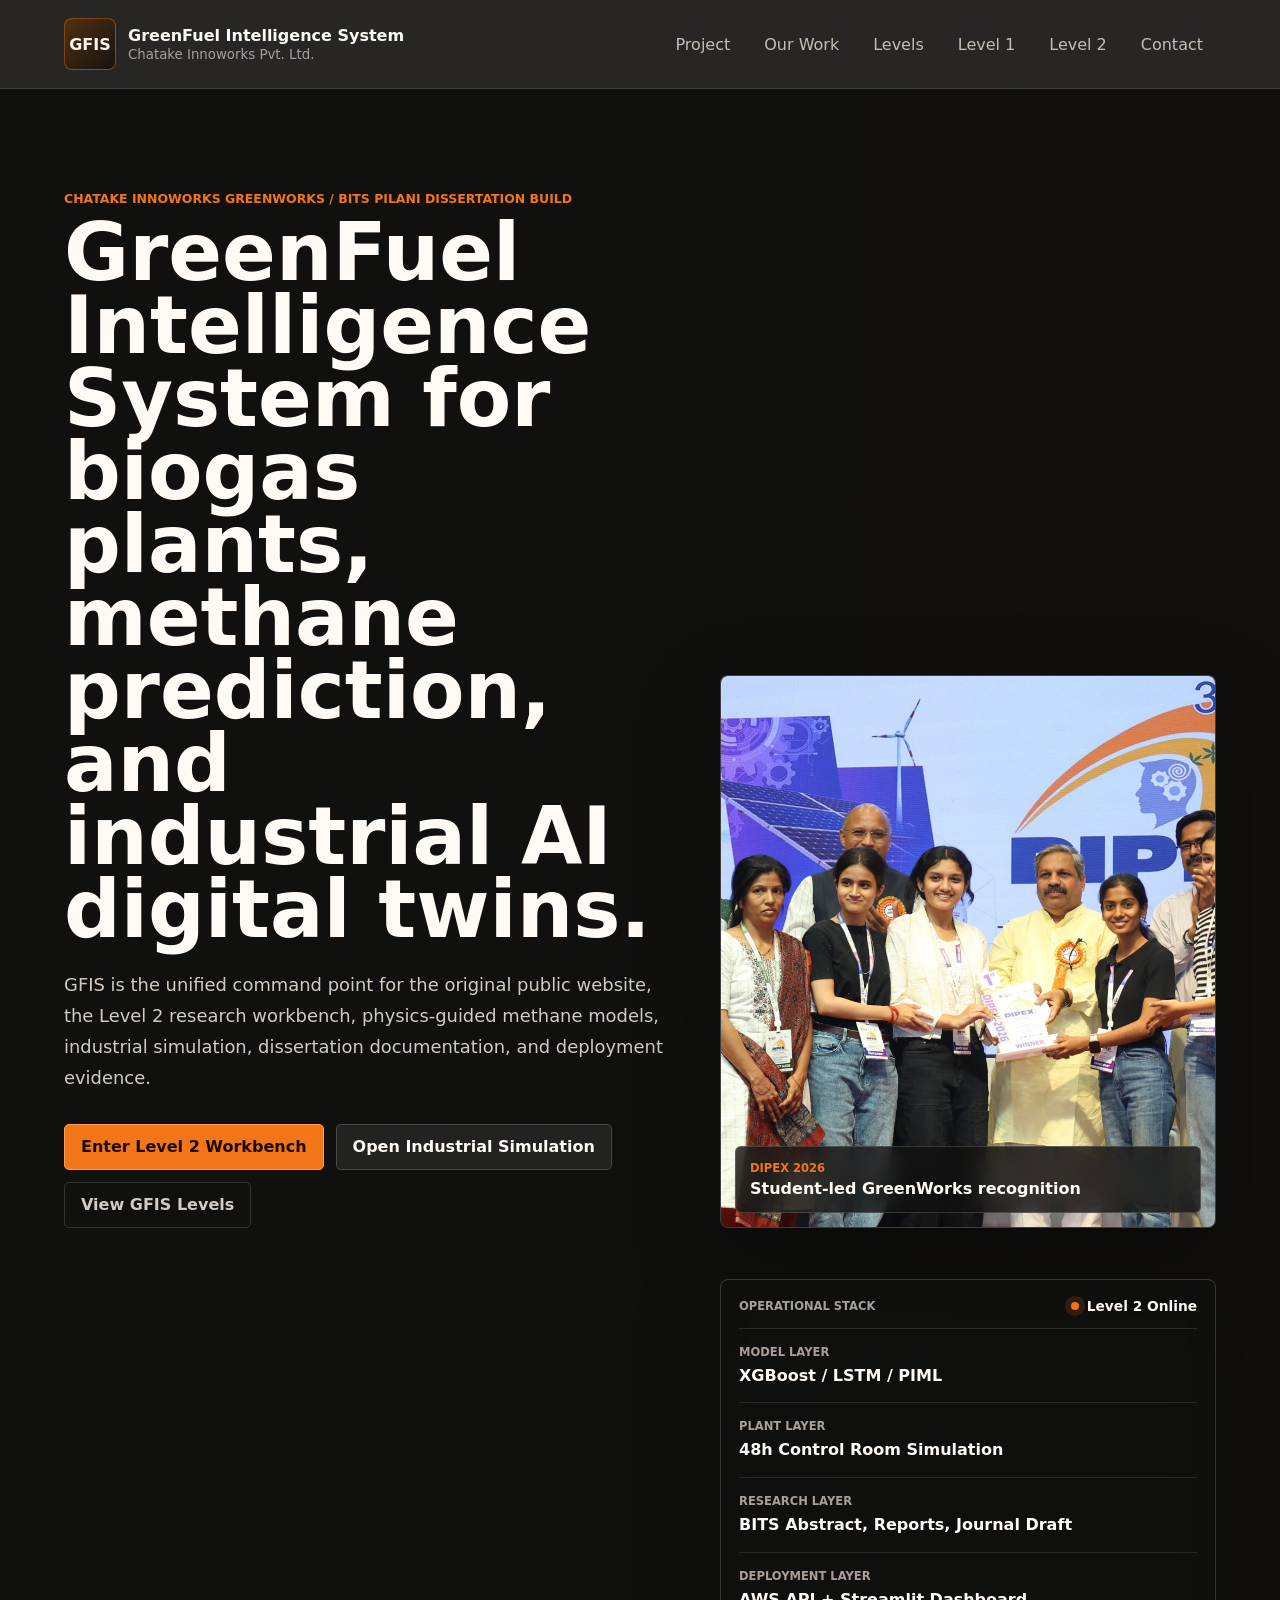
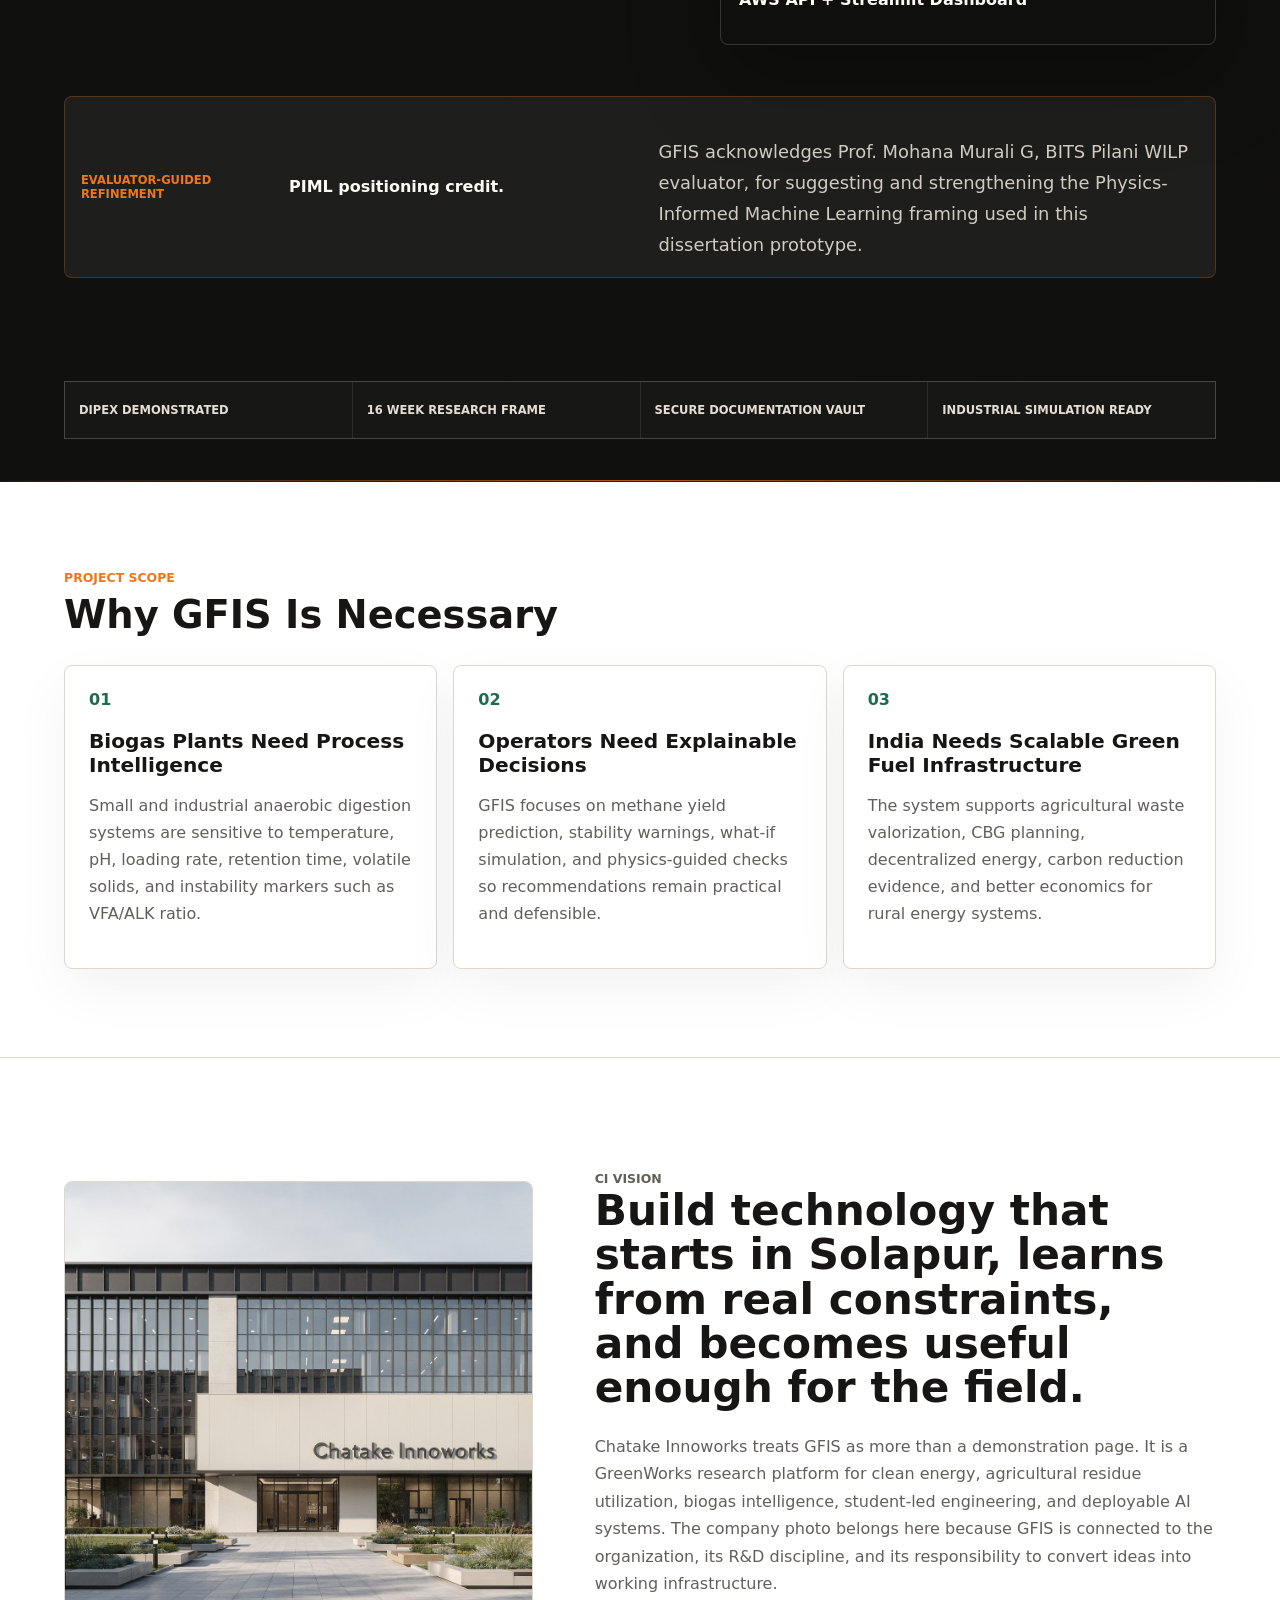
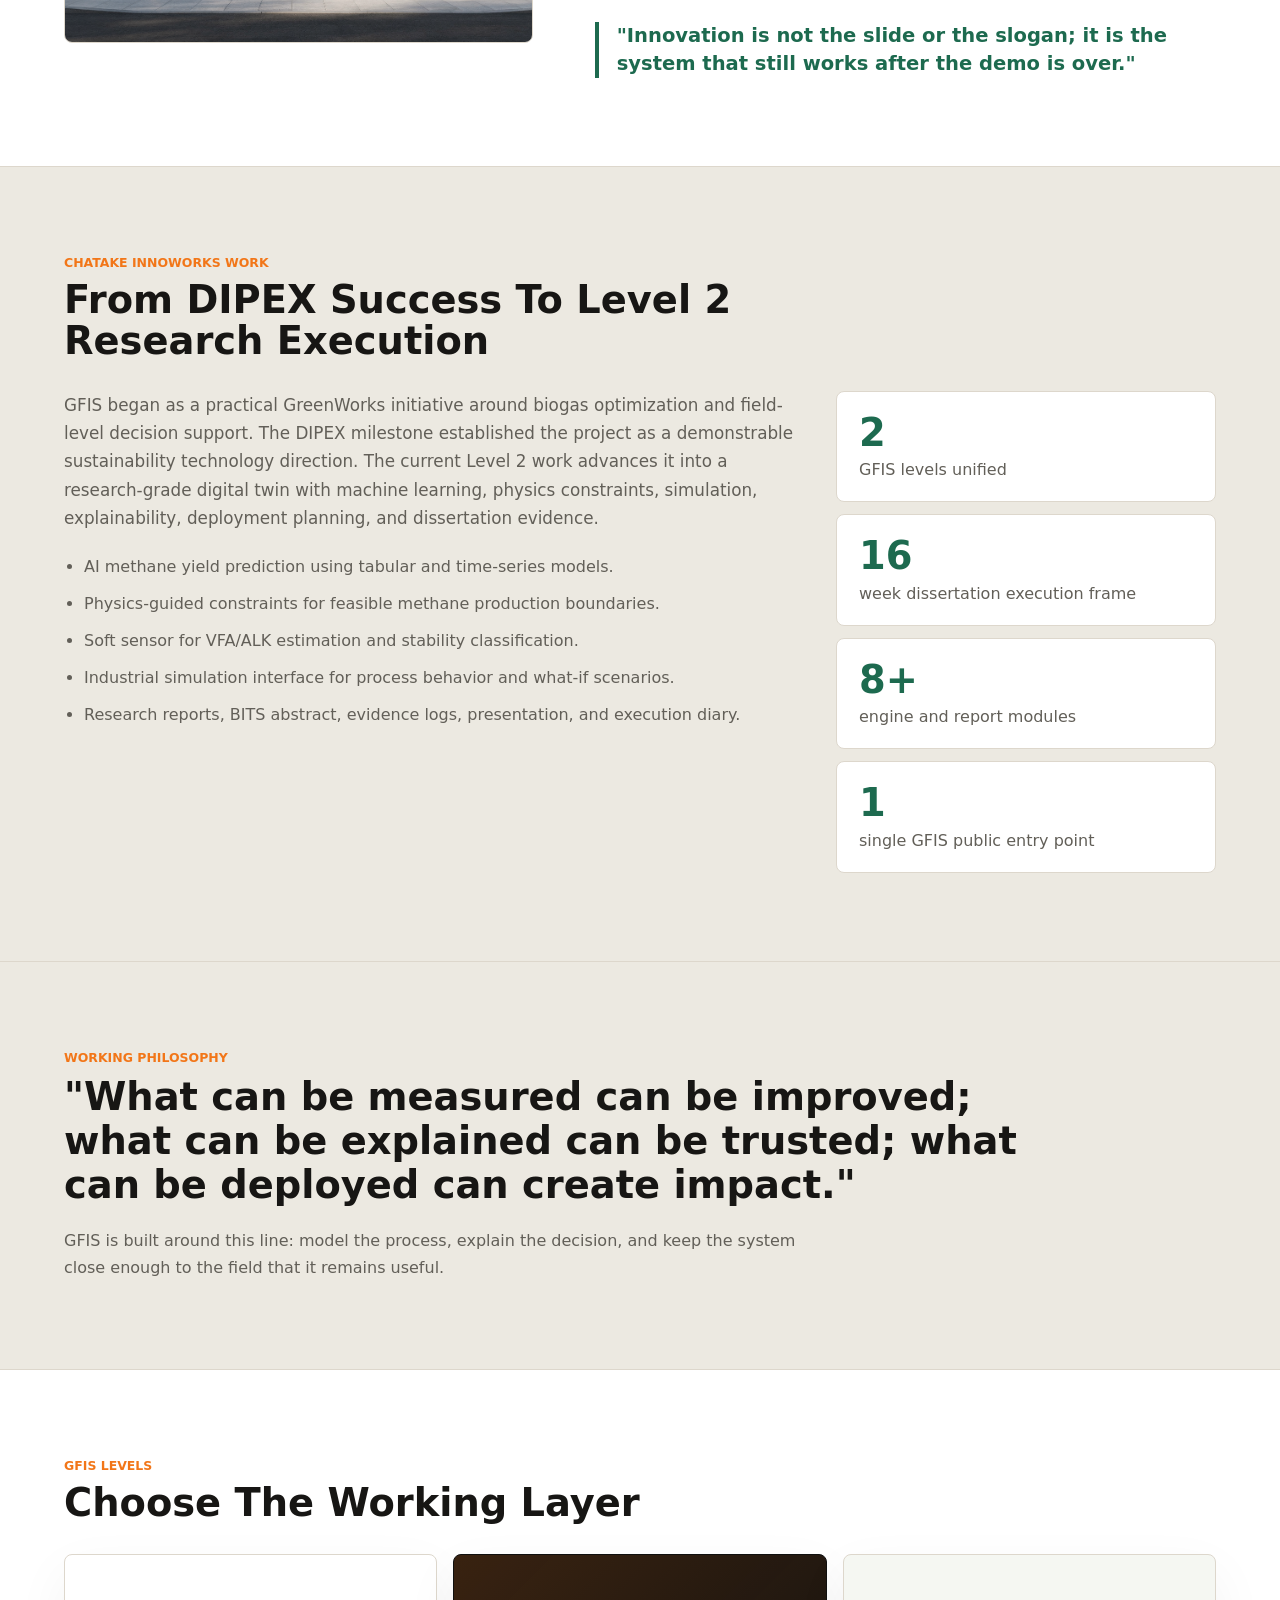
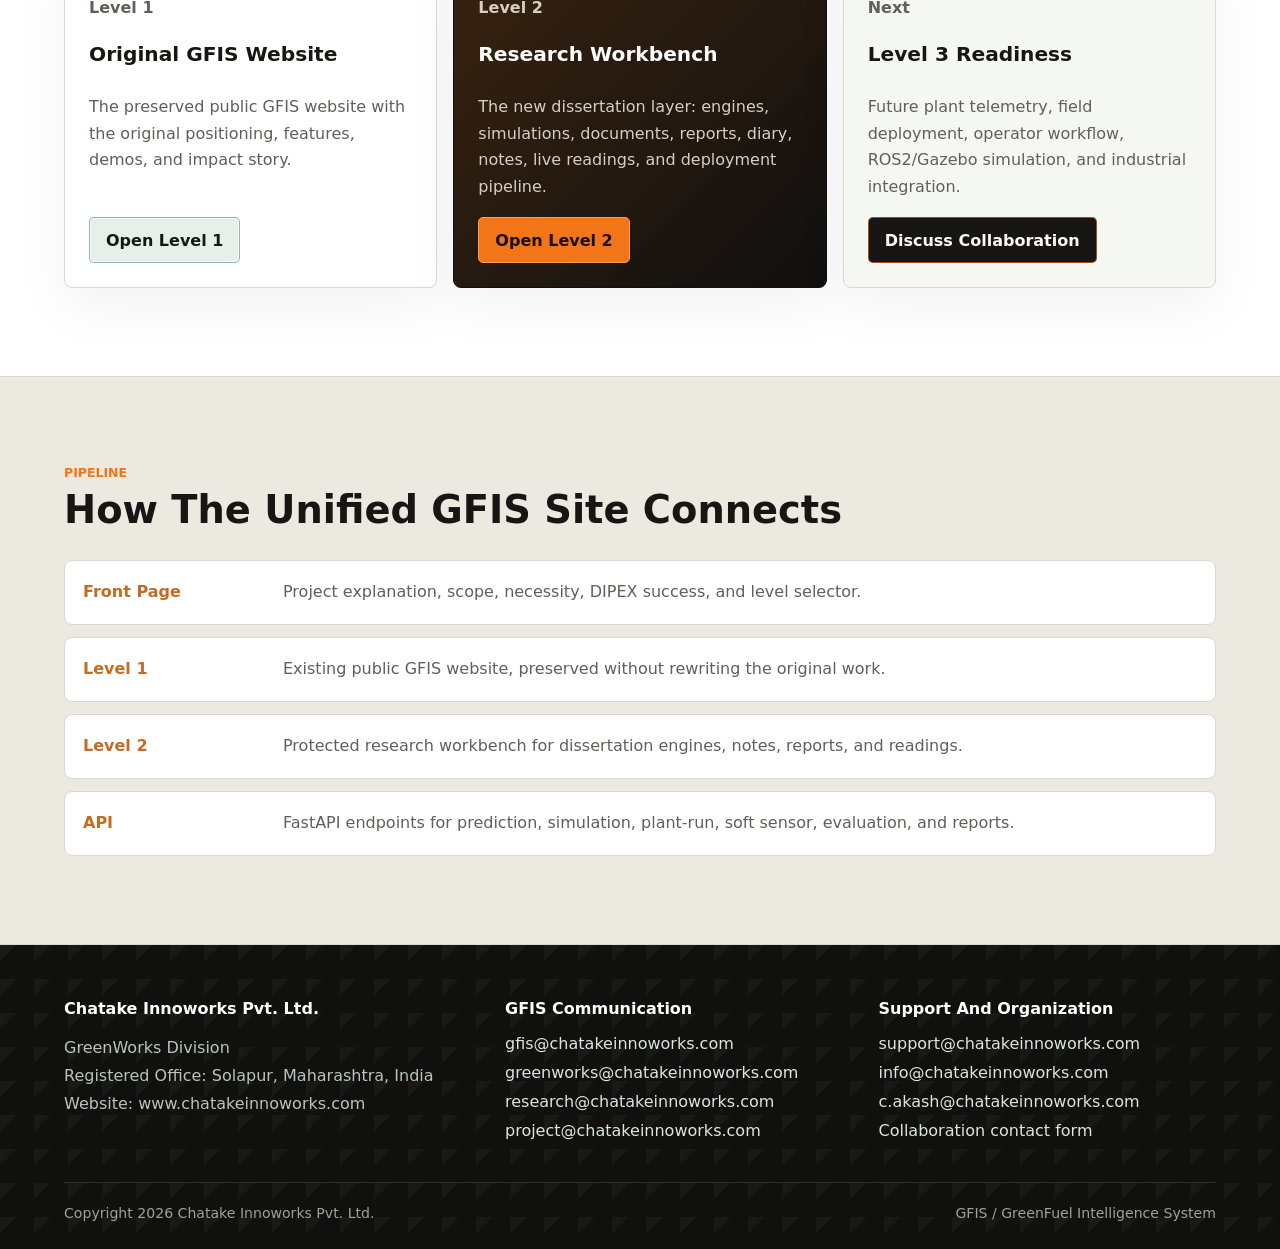
<file: index.html>
<!doctype html>
<html lang="en">
<head>
  <meta charset="utf-8">
  <meta name="viewport" content="width=device-width, initial-scale=1">
  
  <title>GFIS | Chatake Innoworks GreenFuel Intelligence System</title>
  <link rel="stylesheet" href="assets/gfis-unified.css">

  <link rel="icon" href="/assets/favicon.svg" type="image/svg+xml">
  <link rel="apple-touch-icon" href="/assets/favicon.svg">
  <meta name="theme-color" content="#10100f">
  
  
  
  
  
  
  
  
  
  

<!-- Sharing preview · reviewed 2026-09-24 -->
<meta name="description" content="Physics-guided AI for methane prediction, process stability and digital twins.">
<meta property="og:title" content="GFIS — Intelligence for bioenergy">
<meta property="og:description" content="Physics-guided AI for methane prediction, process stability and digital twins.">
<meta property="og:type" content="website">
<meta property="og:url" content="https://aakashchatake.github.io/">
<meta property="og:image" content="https://aakashchatake.github.io/assets/social/approved-preview-20260924.jpg">
<meta property="og:image:secure_url" content="https://aakashchatake.github.io/assets/social/approved-preview-20260924.jpg">
<meta property="og:image:type" content="image/jpeg">
<meta property="og:image:width" content="1200">
<meta property="og:image:height" content="630">
<meta property="og:image:alt" content="GFIS — Intelligence for bioenergy">
<meta name="twitter:card" content="summary_large_image">
<meta name="twitter:title" content="GFIS — Intelligence for bioenergy">
<meta name="twitter:description" content="Physics-guided AI for methane prediction, process stability and digital twins.">
<meta name="twitter:image" content="https://aakashchatake.github.io/assets/social/approved-preview-20260924.jpg">
<meta name="twitter:image:alt" content="GFIS — Intelligence for bioenergy">
<link rel="canonical" href="https://aakashchatake.github.io/">
</head>
<body>
  <header class="site-header">
    <a class="brand" href="#top" aria-label="GFIS home">
      <span class="brand-mark">GFIS</span>
      <span>
        <strong>GreenFuel Intelligence System</strong>
        <small>Chatake Innoworks Pvt. Ltd.</small>
      </span>
    </a>
    <nav aria-label="Primary navigation">
      <a href="#project">Project</a>
      <a href="#work">Our Work</a>
      <a href="#levels">Levels</a>
      <a href="level-1/">Level 1</a>
      <a href="level-2/">Level 2</a>
      <a href="contact.html">Contact</a>
    </nav>
  </header>

  <main id="top">
    <section class="hero">
      <div class="hero-text">
        <p class="eyebrow">Chatake Innoworks GreenWorks / BITS Pilani Dissertation Build</p>
        <h1>GreenFuel Intelligence System for biogas plants, methane prediction, and industrial AI digital twins.</h1>
        <p>
          GFIS is the unified command point for the original public website, the Level 2 research workbench,
          physics-guided methane models, industrial simulation, dissertation documentation, and deployment evidence.
        </p>
        <div class="actions">
          <a class="button primary" href="level-2/">Enter Level 2 Workbench</a>
          <a class="button secondary" href="level-2/apps/model-control-room/industrial_simulation.html">Open Industrial Simulation</a>
          <a class="button ghost" href="#levels">View GFIS Levels</a>
        </div>
      </div>
      <div class="hero-showcase" aria-label="DIPEX winning GFIS team photograph and operational snapshot">
        <img src="assets/gfis-dipex.jpeg" alt="GFIS DIPEX winning team with students and dignitaries">
        <div class="photo-caption">
          <span>DIPEX 2026</span>
          <strong>Student-led GreenWorks recognition</strong>
        </div>
      </div>
      <div class="hero-console" aria-label="GFIS operational snapshot">
        <div class="console-head">
          <span>Operational Stack</span>
          <strong>Level 2 Online</strong>
        </div>
        <dl>
          <div>
            <dt>Model Layer</dt>
            <dd>XGBoost / LSTM / PIML</dd>
          </div>
          <div>
            <dt>Plant Layer</dt>
            <dd>48h Control Room Simulation</dd>
          </div>
          <div>
            <dt>Research Layer</dt>
            <dd>BITS Abstract, Reports, Journal Draft</dd>
          </div>
          <div>
            <dt>Deployment Layer</dt>
            <dd>AWS API + Streamlit Dashboard</dd>
          </div>
        </dl>
      </div>
      <div class="evaluator-credit">
        <span>Evaluator-guided refinement</span>
        <strong>PIML positioning credit.</strong>
        <p>GFIS acknowledges Prof. Mohana Murali G, BITS Pilani WILP evaluator, for suggesting and strengthening the Physics-Informed Machine Learning framing used in this dissertation prototype.</p>
      </div>
      <div class="hero-proof" aria-label="GFIS proof points">
        <span>DIPEX demonstrated</span>
        <span>16 week research frame</span>
        <span>Secure documentation vault</span>
        <span>Industrial simulation ready</span>
      </div>
    </section>

    <section id="project" class="band project-band">
      <div class="section-head">
        <p class="eyebrow">Project Scope</p>
        <h2>Why GFIS Is Necessary</h2>
      </div>
      <div class="scope-grid">
        <article>
          <span class="index">01</span>
          <h3>Biogas Plants Need Process Intelligence</h3>
          <p>Small and industrial anaerobic digestion systems are sensitive to temperature, pH, loading rate, retention time, volatile solids, and instability markers such as VFA/ALK ratio.</p>
        </article>
        <article>
          <span class="index">02</span>
          <h3>Operators Need Explainable Decisions</h3>
          <p>GFIS focuses on methane yield prediction, stability warnings, what-if simulation, and physics-guided checks so recommendations remain practical and defensible.</p>
        </article>
        <article>
          <span class="index">03</span>
          <h3>India Needs Scalable Green Fuel Infrastructure</h3>
          <p>The system supports agricultural waste valorization, CBG planning, decentralized energy, carbon reduction evidence, and better economics for rural energy systems.</p>
        </article>
      </div>
    </section>

    <section class="band vision-band">
      <div class="vision-layout">
        <div class="vision-photo">
          <img src="assets/ci-building.png" alt="Chatake Innoworks office, Solapur">
        </div>
        <div class="vision-copy">
          <p class="eyebrow">CI Vision</p>
          <h2>Build technology that starts in Solapur, learns from real constraints, and becomes useful enough for the field.</h2>
          <p>
            Chatake Innoworks treats GFIS as more than a demonstration page. It is a GreenWorks research platform for
            clean energy, agricultural residue utilization, biogas intelligence, student-led engineering, and deployable
            AI systems. The company photo belongs here because GFIS is connected to the organization, its R&D discipline,
            and its responsibility to convert ideas into working infrastructure.
          </p>
          <blockquote>
            "Innovation is not the slide or the slogan; it is the system that still works after the demo is over."
          </blockquote>
        </div>
      </div>
    </section>

    <section id="work" class="band work-band">
      <div class="section-head">
        <p class="eyebrow">Chatake Innoworks Work</p>
        <h2>From DIPEX Success To Level 2 Research Execution</h2>
      </div>
      <div class="work-layout">
        <div class="work-copy">
          <p>
            GFIS began as a practical GreenWorks initiative around biogas optimization and field-level decision support.
            The DIPEX milestone established the project as a demonstrable sustainability technology direction.
            The current Level 2 work advances it into a research-grade digital twin with machine learning,
            physics constraints, simulation, explainability, deployment planning, and dissertation evidence.
          </p>
          <ul>
            <li>AI methane yield prediction using tabular and time-series models.</li>
            <li>Physics-guided constraints for feasible methane production boundaries.</li>
            <li>Soft sensor for VFA/ALK estimation and stability classification.</li>
            <li>Industrial simulation interface for process behavior and what-if scenarios.</li>
            <li>Research reports, BITS abstract, evidence logs, presentation, and execution diary.</li>
          </ul>
        </div>
        <div class="metrics">
          <div><strong>2</strong><span>GFIS levels unified</span></div>
          <div><strong>16</strong><span>week dissertation execution frame</span></div>
          <div><strong>8+</strong><span>engine and report modules</span></div>
          <div><strong>1</strong><span>single GFIS public entry point</span></div>
        </div>
      </div>
    </section>

    <section class="band philosophy-band">
      <div class="quote-block">
        <p class="eyebrow">Working Philosophy</p>
        <blockquote>
          "What can be measured can be improved; what can be explained can be trusted; what can be deployed can create impact."
        </blockquote>
        <p>GFIS is built around this line: model the process, explain the decision, and keep the system close enough to the field that it remains useful.</p>
      </div>
    </section>

    <section id="levels" class="band levels-band">
      <div class="section-head">
        <p class="eyebrow">GFIS Levels</p>
        <h2>Choose The Working Layer</h2>
      </div>
      <div class="level-grid">
        <article class="level-panel">
          <p class="level-kicker">Level 1</p>
          <h3>Original GFIS Website</h3>
          <p>The preserved public GFIS website with the original positioning, features, demos, and impact story.</p>
          <a class="button level-one" href="level-1/">Open Level 1</a>
        </article>
        <article class="level-panel featured">
          <p class="level-kicker">Level 2</p>
          <h3>Research Workbench</h3>
          <p>The new dissertation layer: engines, simulations, documents, reports, diary, notes, live readings, and deployment pipeline.</p>
          <a class="button primary" href="level-2/">Open Level 2</a>
        </article>
        <article class="level-panel muted">
          <p class="level-kicker">Next</p>
          <h3>Level 3 Readiness</h3>
          <p>Future plant telemetry, field deployment, operator workflow, ROS2/Gazebo simulation, and industrial integration.</p>
          <a class="button contact-cta" href="contact.html">Discuss Collaboration</a>
        </article>
      </div>
    </section>

    <section class="band pipeline-band">
      <div class="section-head">
        <p class="eyebrow">Pipeline</p>
        <h2>How The Unified GFIS Site Connects</h2>
      </div>
      <ol class="pipeline">
        <li><span>Front Page</span>Project explanation, scope, necessity, DIPEX success, and level selector.</li>
        <li><span>Level 1</span>Existing public GFIS website, preserved without rewriting the original work.</li>
        <li><span>Level 2</span>Protected research workbench for dissertation engines, notes, reports, and readings.</li>
        <li><span>API</span>FastAPI endpoints for prediction, simulation, plant-run, soft sensor, evaluation, and reports.</li>
      </ol>
    </section>
  </main>

  <footer id="contact" class="corporate-footer" aria-label="Site footer">
    <div class="footer-grid">
      <div>
        <p class="footer-title">Chatake Innoworks Pvt. Ltd.</p>
        <p class="footer-copy">
          GreenWorks Division<br>
          Registered Office: Solapur, Maharashtra, India<br>
          Website: www.chatakeinnoworks.com
        </p>
      </div>
      <div>
        <p class="footer-title">GFIS Communication</p>
        <ul class="footer-links">
          <li><a href="mailto:gfis@chatakeinnoworks.com">gfis@chatakeinnoworks.com</a></li>
          <li><a href="mailto:greenworks@chatakeinnoworks.com">greenworks@chatakeinnoworks.com</a></li>
          <li><a href="mailto:research@chatakeinnoworks.com">research@chatakeinnoworks.com</a></li>
          <li><a href="mailto:project@chatakeinnoworks.com">project@chatakeinnoworks.com</a></li>
        </ul>
      </div>
      <div>
        <p class="footer-title">Support And Organization</p>
        <ul class="footer-links">
          <li><a href="mailto:support@chatakeinnoworks.com">support@chatakeinnoworks.com</a></li>
          <li><a href="mailto:info@chatakeinnoworks.com">info@chatakeinnoworks.com</a></li>
          <li><a href="mailto:c.akash@chatakeinnoworks.com">c.akash@chatakeinnoworks.com</a></li>
          <li><a href="contact.html">Collaboration contact form</a></li>
        </ul>
      </div>
    </div>
    <div class="footer-bottom">
      <span>Copyright 2026 Chatake Innoworks Pvt. Ltd.</span>
      <span>GFIS / GreenFuel Intelligence System</span>
    </div>
  </footer>

  <script src="assets/gfis-unified.js"></script>
</body>
</html>
</file>
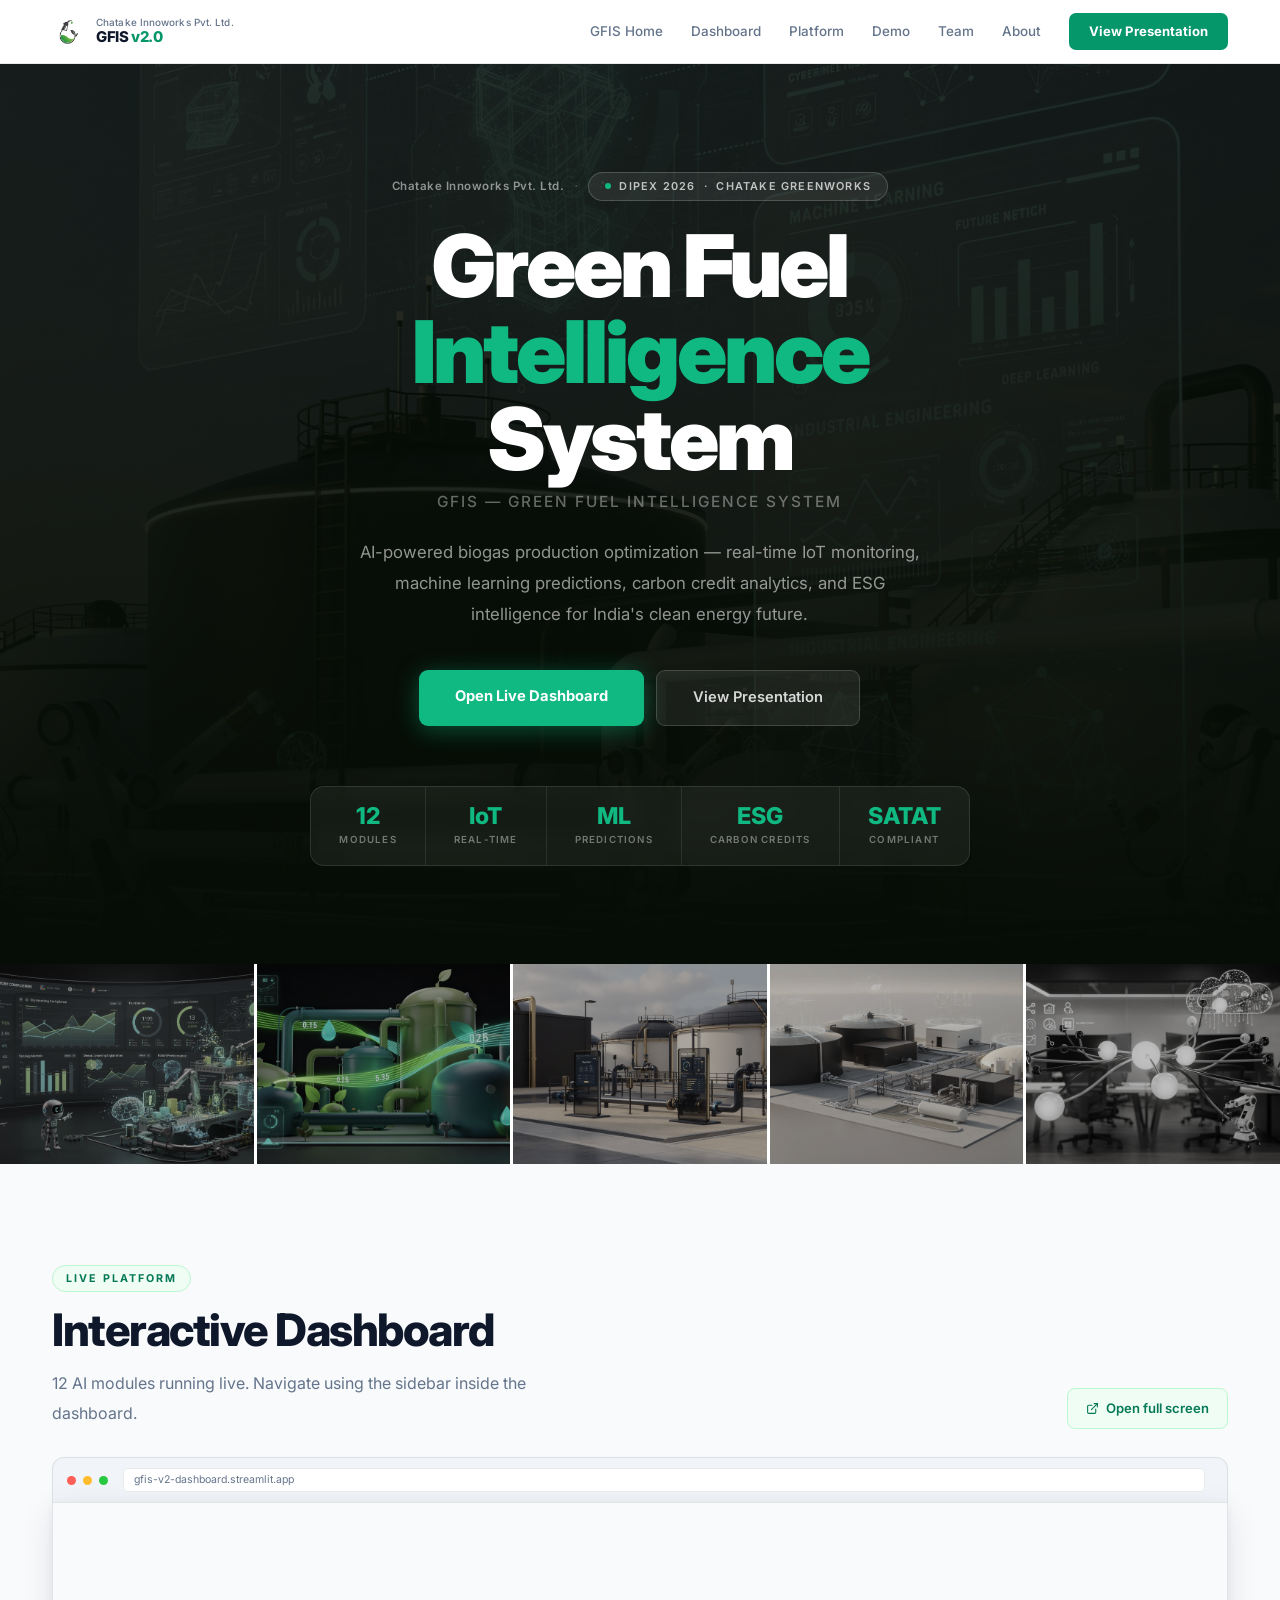
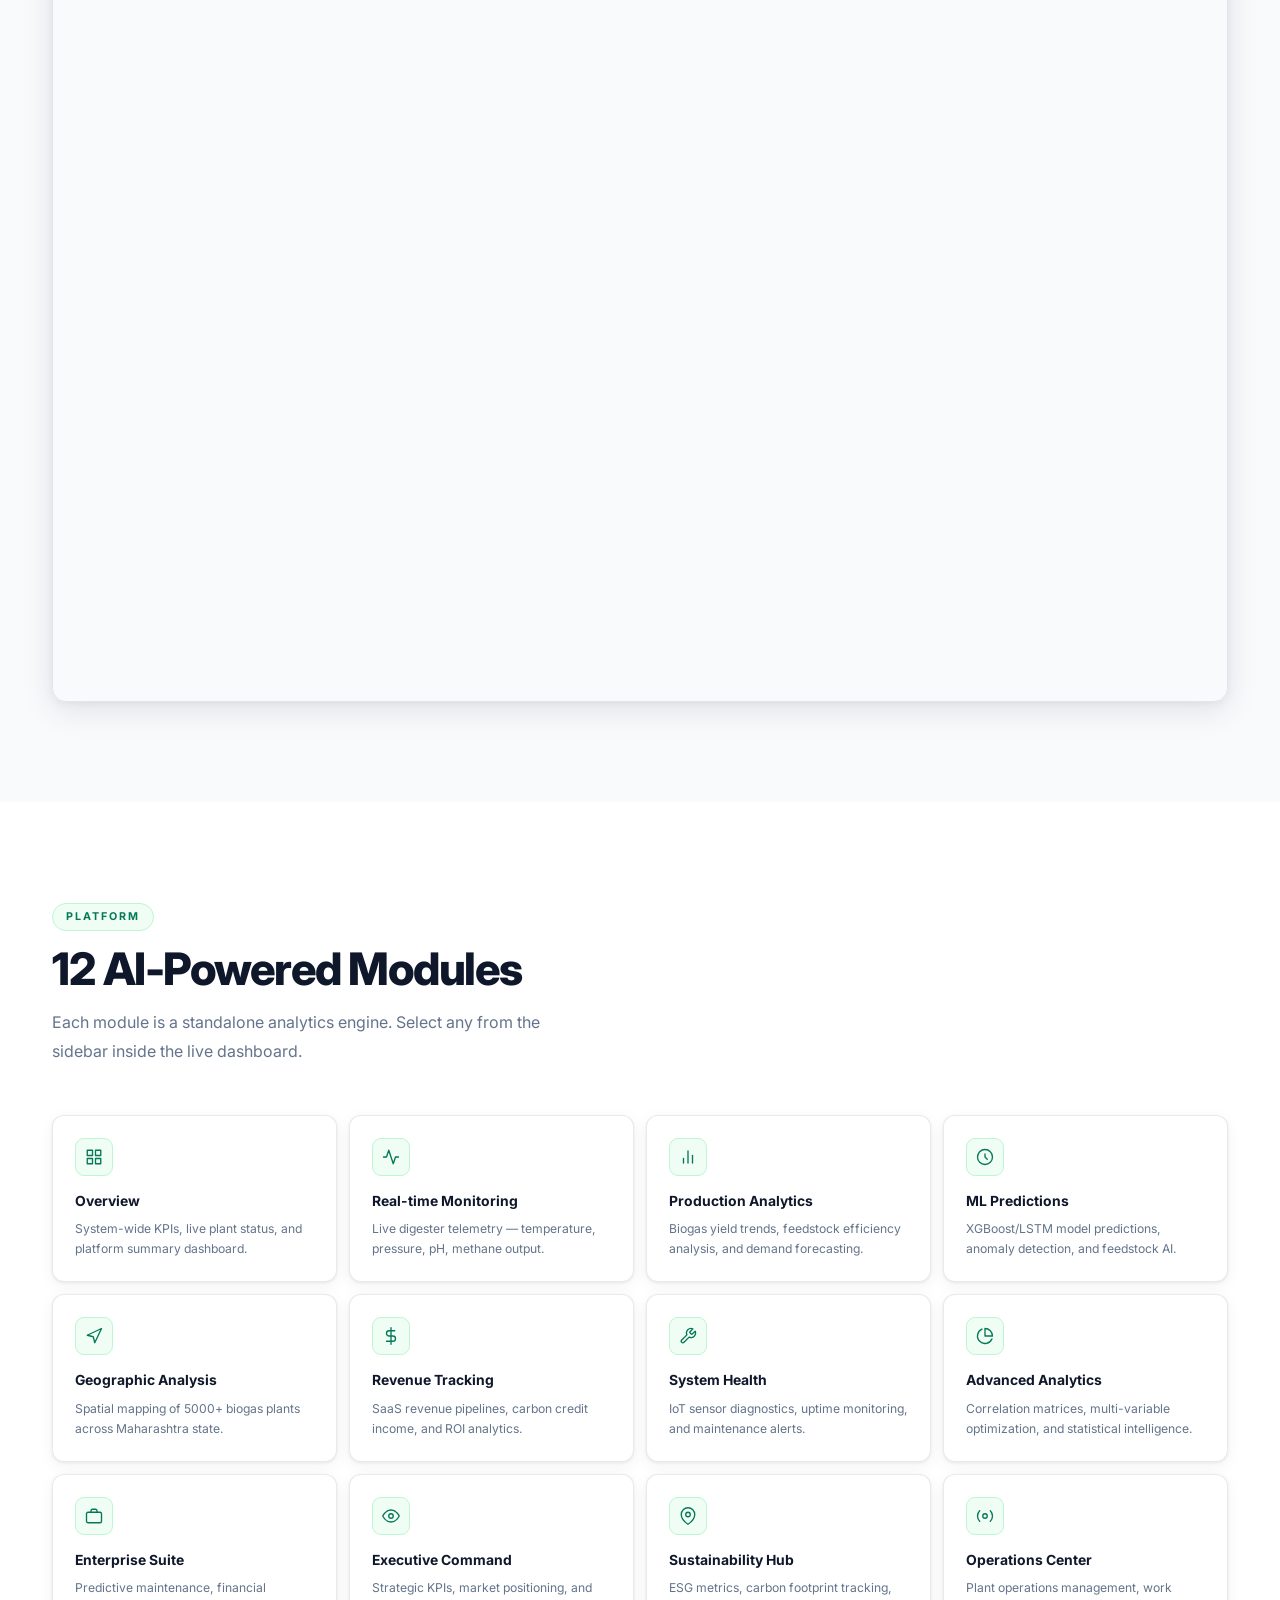
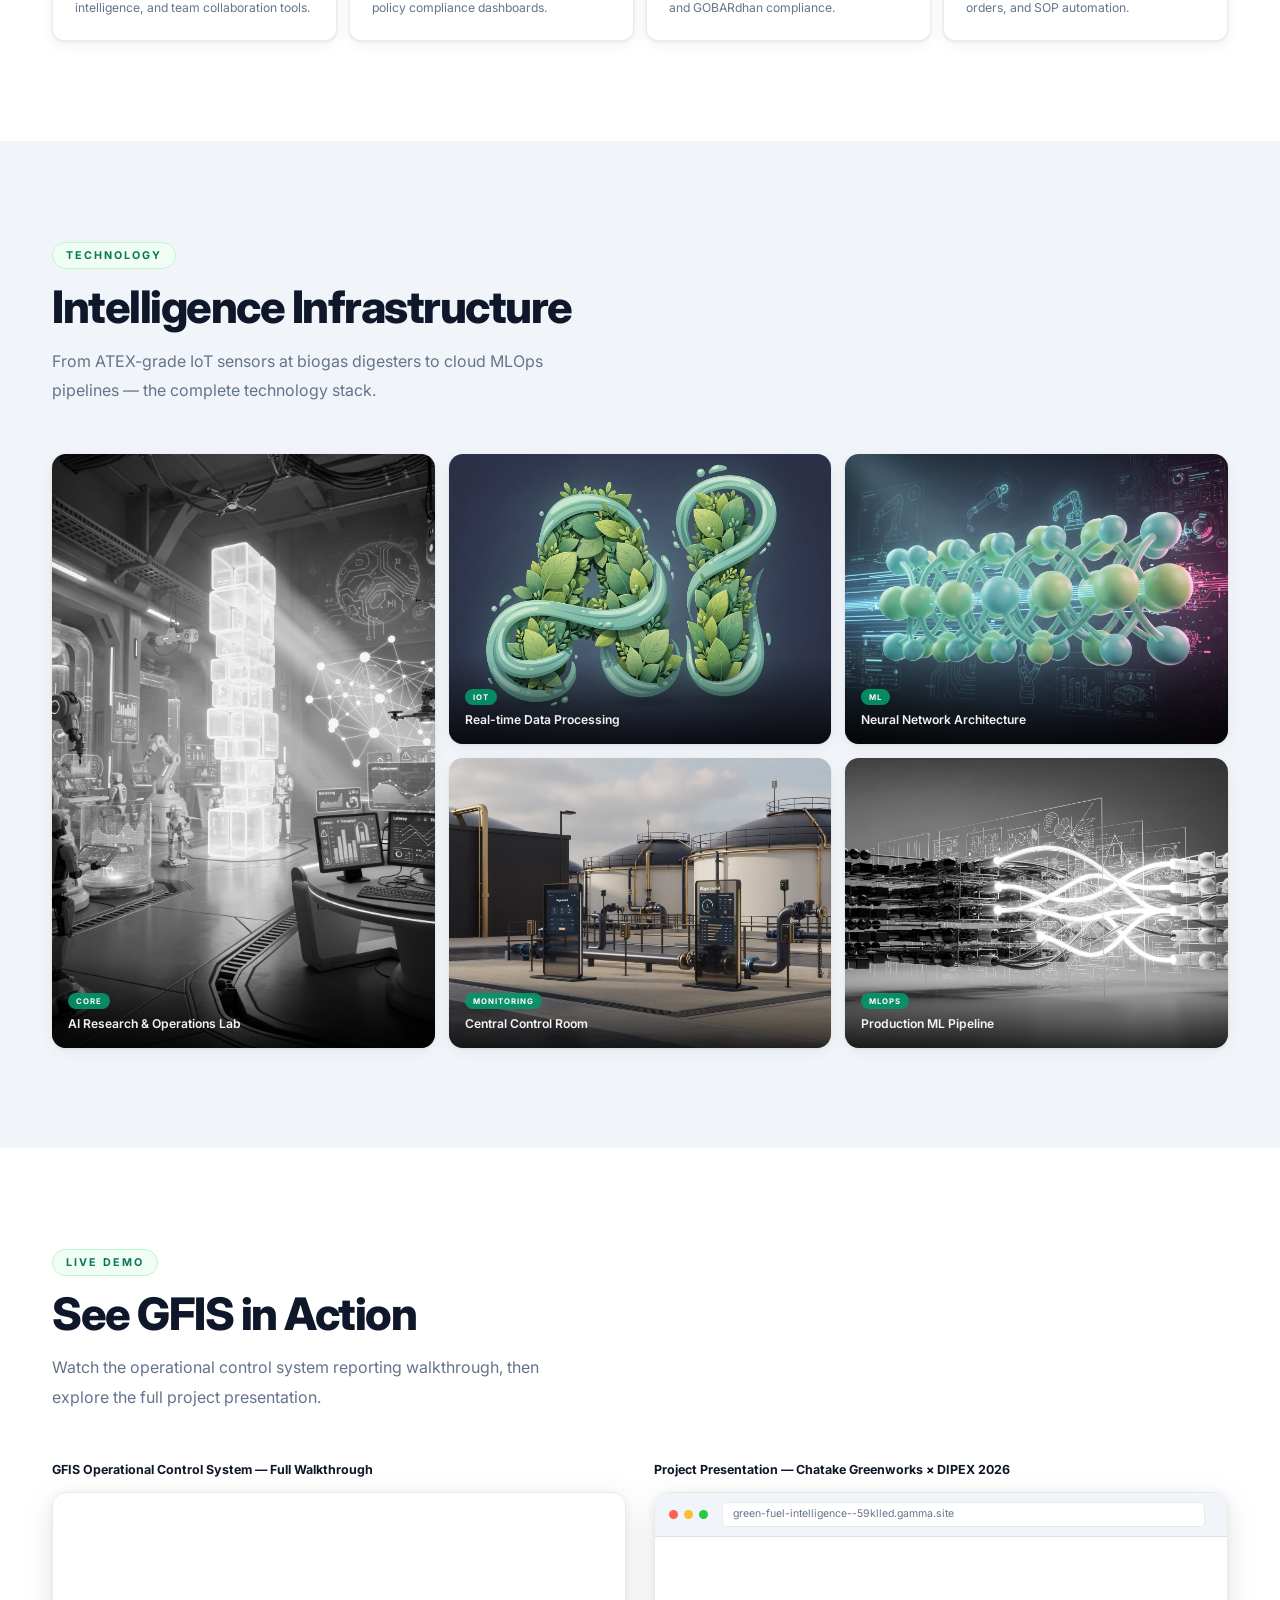
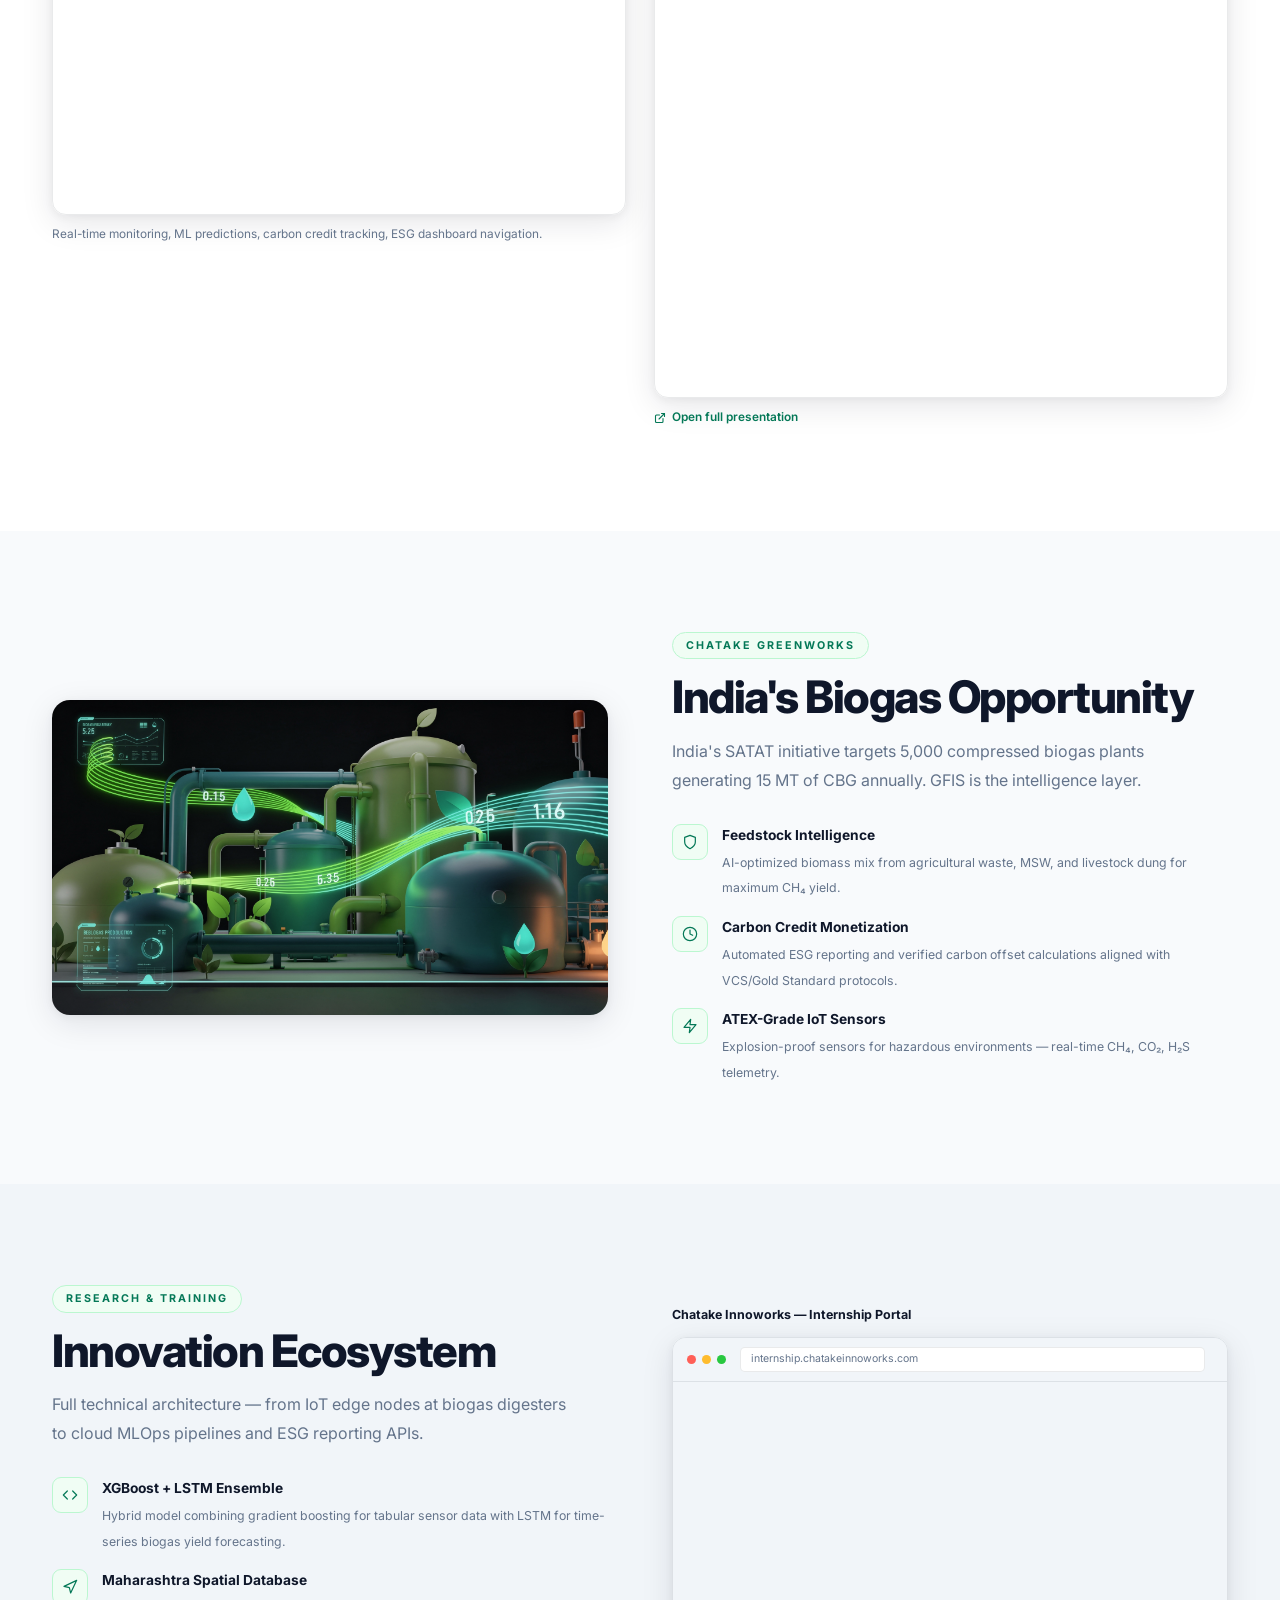
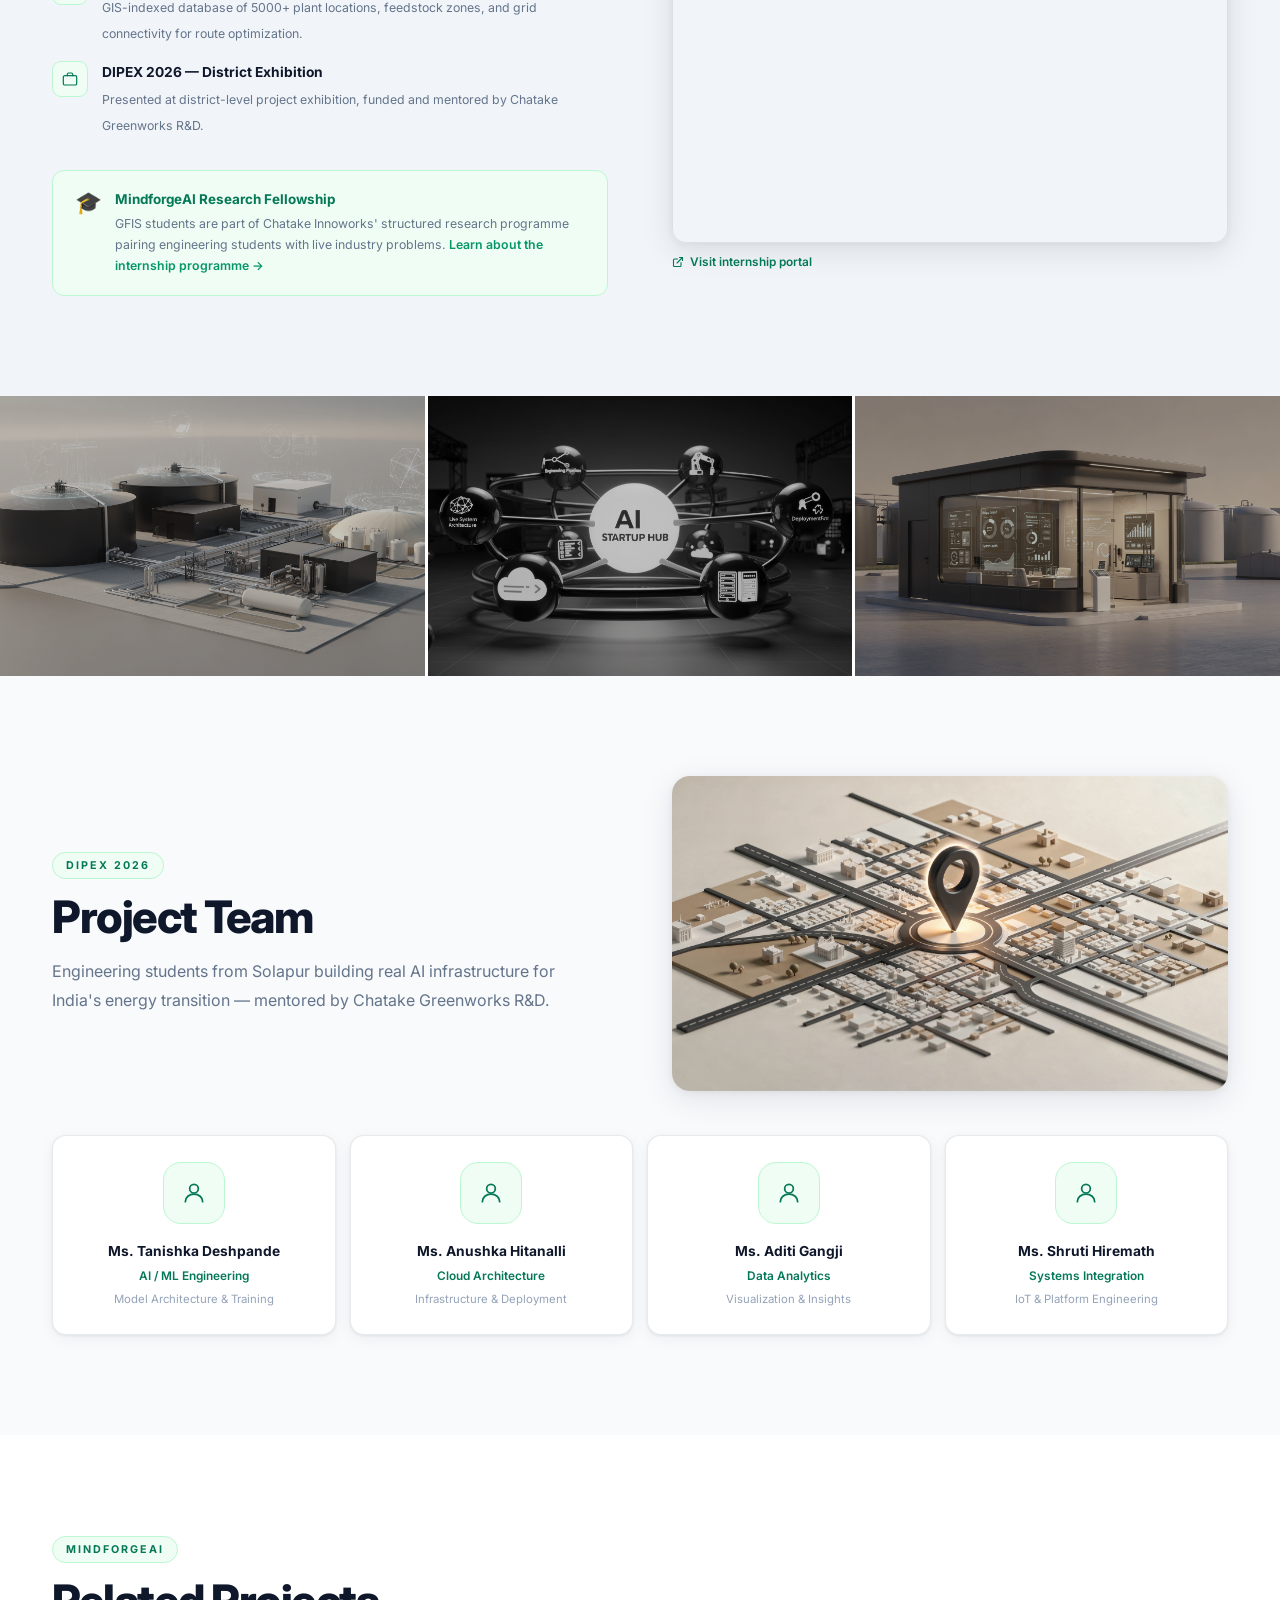
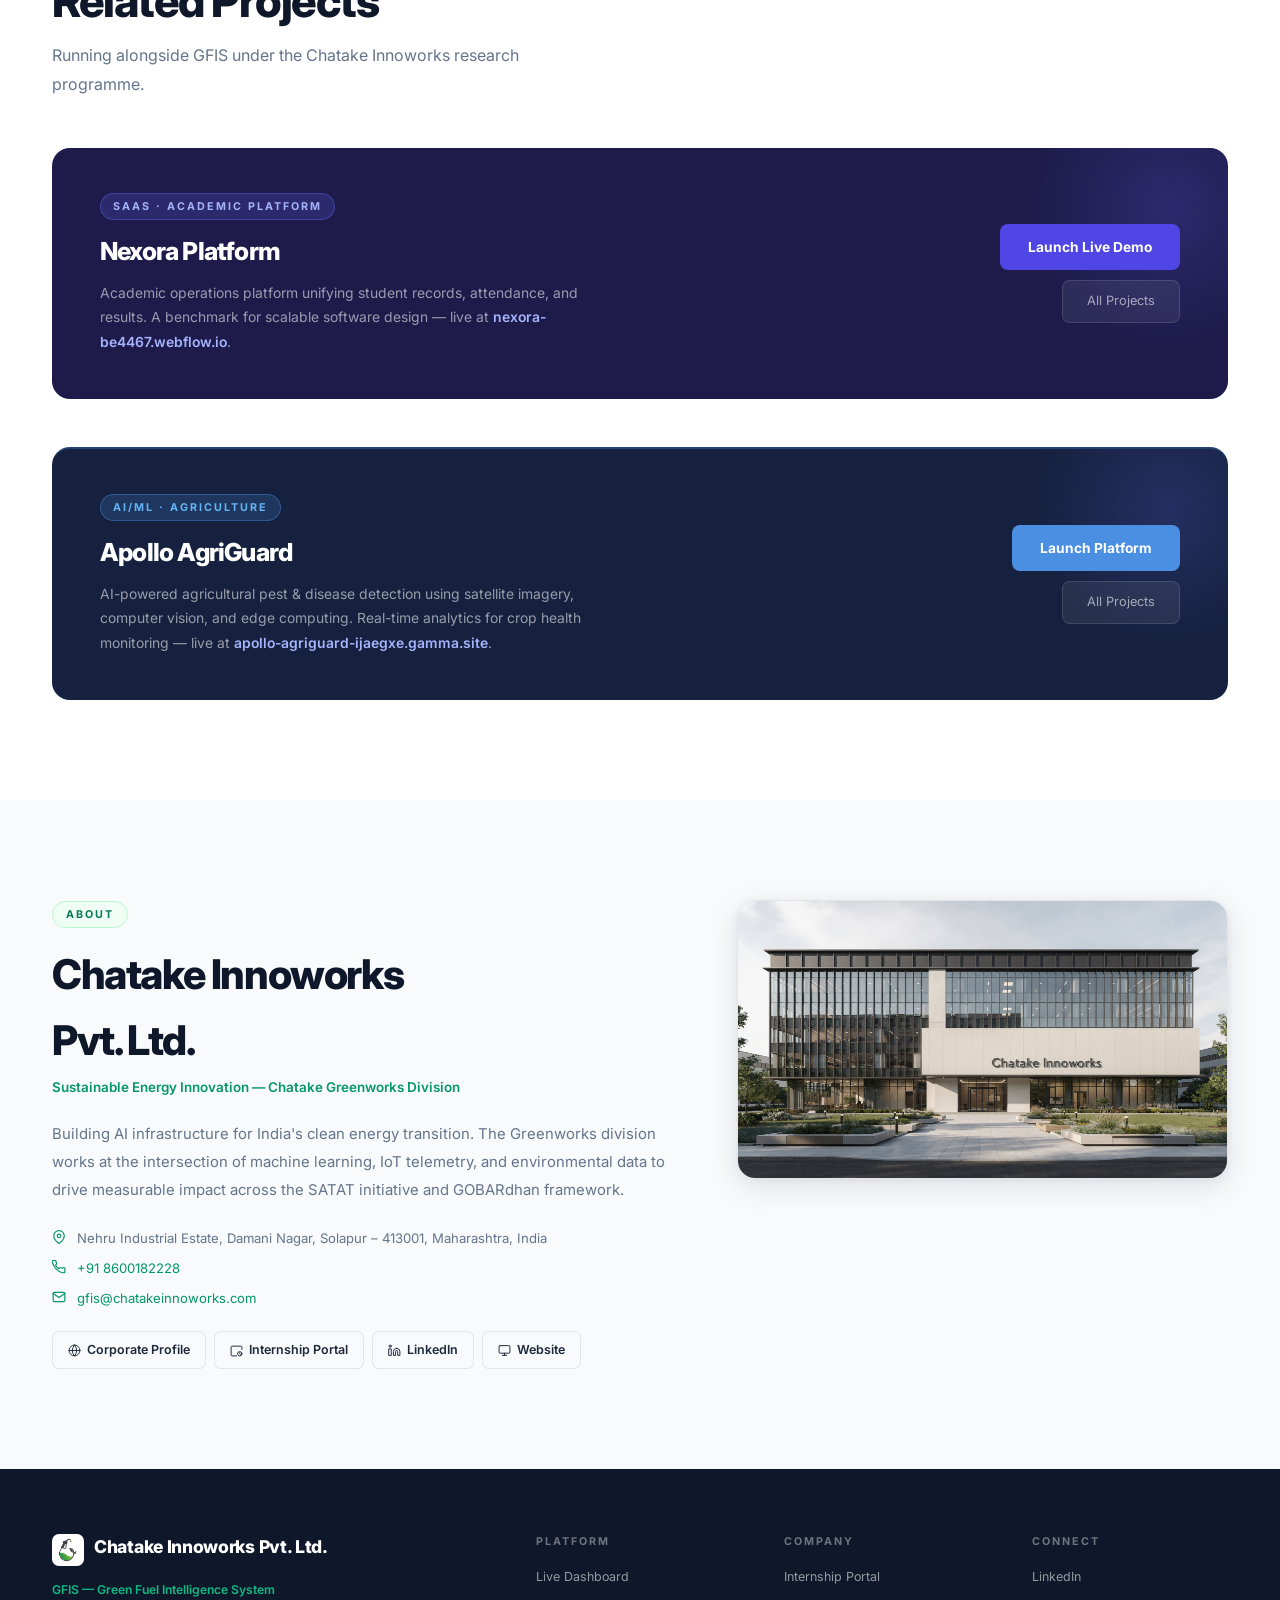
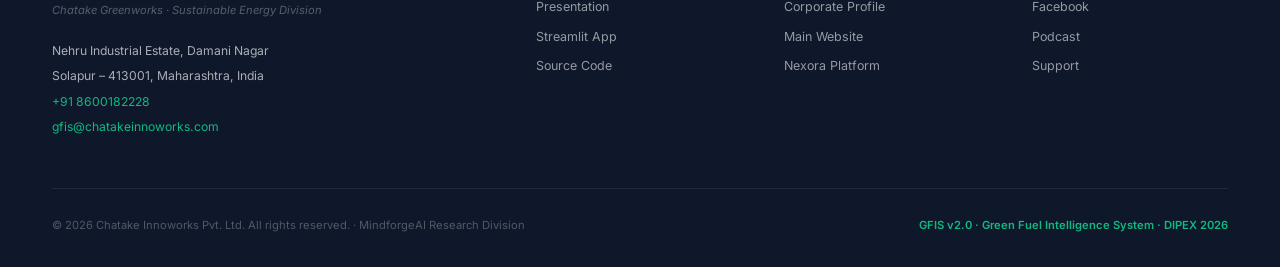
<file: level-1/index.html>
<!DOCTYPE html>
<html lang="en">
<head>
  <meta charset="UTF-8"/>
  <meta name="viewport" content="width=device-width, initial-scale=1.0"/>

  <!-- ── Primary Branding ── -->
  <title>GFIS — Green Fuel Intelligence System | Chatake Innoworks Pvt. Ltd.</title>
  <meta name="description" content="AI-powered biogas production optimization platform. Real-time IoT monitoring, ML predictions, carbon credits &amp; ESG intelligence. DIPEX 2026 — Chatake Greenworks, a division of Chatake Innoworks Pvt. Ltd."/>
  <meta name="author" content="Chatake Innoworks Pvt. Ltd."/>
  <meta name="keywords" content="GFIS, Green Fuel Intelligence System, biogas, AI, IoT, Chatake Innoworks, Chatake Greenworks, SATAT, GOBARdhan, DIPEX 2026"/>

  <!-- ── Open Graph / Social Preview ── -->
  <meta property="og:type" content="website"/>
  <meta property="og:url" content="https://gfis.chatakeinnoworks.com/"/>
  <meta property="og:title" content="GFIS: AI-Powered Biogas Optimization Platform | Chatake"/>
  <meta property="og:description" content="Chatake Innoworks Pvt. Ltd. · AI-powered biogas optimization platform. 12 modules, real-time IoT, ML predictions, carbon credits."/>
  <meta property="og:image" content="https://raw.githubusercontent.com/aakashchatake/GFIS-v2.0/gh-pages/assets/gfis-preview-og.jpg"/>
  <meta property="og:image:width" content="1366"/>
  <meta property="og:image:height" content="768"/>
  <meta property="og:site_name" content="Chatake Innoworks Pvt. Ltd."/>

  <!-- ── Twitter Card ── -->
  <meta name="twitter:card" content="summary_large_image"/>
  <meta name="twitter:title" content="GFIS: AI-Powered Biogas Optimization Platform"/>
  <meta name="twitter:description" content="12 modules, real-time IoT, ML predictions, carbon credits"/>
  <meta name="twitter:image" content="https://raw.githubusercontent.com/aakashchatake/GFIS-v2.0/gh-pages/assets/gfis-preview-og.jpg"/>

  <!-- ── Favicon ── -->
  <link rel="icon" type="image/jpeg" href="assets/gfis-system.jpg"/>
  <link rel="apple-touch-icon" href="assets/gfis-system.jpg"/>

  <!-- ── Fonts ── -->
  <link rel="preconnect" href="https://fonts.googleapis.com" crossorigin/>
  <link href="https://fonts.googleapis.com/css2?family=Inter:wght@300;400;500;600;700;800;900&display=swap" rel="stylesheet"/>

  <style>
    *, *::before, *::after { box-sizing: border-box; margin: 0; padding: 0; }
    :root {
      --bg:        #ffffff;
      --bg2:       #f8fafc;
      --bg3:       #f1f5f9;
      --card:      #ffffff;
      --border:    rgba(15,23,42,0.09);
      --shadow:    0 1px 3px rgba(15,23,42,0.07), 0 4px 16px rgba(15,23,42,0.05);
      --shadow-lg: 0 8px 32px rgba(15,23,42,0.10), 0 2px 8px rgba(15,23,42,0.05);
      --green:     #059669;
      --green-lt:  #10b981;
      --green-dk:  #047857;
      --green-bg:  #f0fdf4;
      --green-bdr: #bbf7d0;
      --text:      #0f172a;
      --text2:     #1e293b;
      --muted:     #64748b;
      --dim:       #94a3b8;
      --hero-bg:   #060d06;
    }
    html { scroll-behavior: smooth; }
    body { 
      background: var(--bg) !important;
      color: var(--text) !important; 
      font-family: 'Inter', -apple-system, BlinkMacSystemFont, 'Segoe UI', sans-serif !important; 
      line-height: 1.6 !important; 
      display: block !important;
      width: 100% !important;
      height: auto !important;
      margin: 0 !important;
      padding: 0 !important;
      visibility: visible !important;
      opacity: 1 !important;
    }
    ::-webkit-scrollbar { width: 5px; }
    ::-webkit-scrollbar-track { background: var(--bg2); }
    ::-webkit-scrollbar-thumb { background: #cbd5e1; border-radius: 3px; }

    /* ── NAV ── */
    nav {
      position: sticky; top: 0; z-index: 200; height: 64px; padding: 0 52px;
      background: rgba(255,255,255,0.93);
      backdrop-filter: blur(20px) saturate(180%);
      -webkit-backdrop-filter: blur(20px) saturate(180%);
      border-bottom: 1px solid var(--border);
      display: flex !important; align-items: center; justify-content: space-between;
      visibility: visible !important;
      opacity: 1 !important;
    }
    .nav-brand { display: flex; align-items: center; gap: 10px; text-decoration: none; visibility: visible !important; opacity: 1 !important; }
    .nav-logo { width: 34px; height: 34px; border-radius: 8px; overflow: hidden; flex-shrink: 0; }
    .nav-logo img { width: 100%; height: 100%; object-fit: cover; }
    .nav-names { display: flex; flex-direction: column; line-height: 1.15; }
    .nav-company { font-size: 0.62em; color: var(--muted); font-weight: 500; letter-spacing: 0.1px; }
    .nav-product { font-size: 0.93em; font-weight: 800; color: var(--text); letter-spacing: -0.4px; }
    .nav-product span { color: var(--green); }
    .nav-links { display: flex; align-items: center; gap: 28px; }
    .nav-links a { color: var(--muted); text-decoration: none; font-size: 0.84em; font-weight: 500; transition: color .18s; }
    .nav-links a:hover { color: var(--text); }
    .nav-cta { background: var(--green) !important; color: #fff !important; padding: 8px 20px; border-radius: 7px; font-weight: 700 !important; font-size: 0.82em !important; transition: background .18s !important; }
    .nav-cta:hover { background: var(--green-dk) !important; }

    /* ── HERO ── */
    .hero { 
      position: relative; 
      min-height: 100vh; 
      display: flex !important; 
      flex-direction: column; 
      align-items: center; 
      justify-content: center; 
      text-align: center; 
      padding: 100px 24px 90px; 
      overflow: hidden; 
      background: var(--hero-bg);
      visibility: visible !important;
      opacity: 1 !important;
    }
    .hero-bg { position: absolute; inset: 0; z-index: 0; background-image: url('assets/hero-smart-grid.png'); background-size: cover; background-position: center; opacity: 0.22; }
    .hero-bg::after { content: ''; position: absolute; inset: 0; background: linear-gradient(to bottom, rgba(6,13,6,0.3) 0%, rgba(6,13,6,0.6) 60%, var(--hero-bg) 100%); }
    .hero-content { position: relative; z-index: 2; max-width: 860px; }
    .hero-eyebrow { display: flex; align-items: center; justify-content: center; gap: 10px; margin-bottom: 22px; flex-wrap: wrap; }
    .hero-company { font-size: 0.72em; font-weight: 600; color: rgba(255,255,255,0.52); letter-spacing: 0.5px; }
    .hero-sep { color: rgba(255,255,255,0.2); }
    .badge { display: inline-flex; align-items: center; gap: 8px; background: rgba(255,255,255,0.08); border: 1px solid rgba(255,255,255,0.18); border-radius: 100px; padding: 5px 16px; font-size: 0.68em; font-weight: 600; color: rgba(255,255,255,0.72); letter-spacing: 1.2px; text-transform: uppercase; }
    .badge-dot { width: 6px; height: 6px; border-radius: 50%; background: var(--green-lt); animation: pulse 2s infinite; flex-shrink: 0; }
    @keyframes pulse { 0%,100%{opacity:1;transform:scale(1)} 50%{opacity:0.4;transform:scale(1.5)} }
    h1 { font-size: clamp(2.8em,7.5vw,5.4em); font-weight: 900; line-height: 1.0; letter-spacing: -3px; color: #fff; margin-bottom: 8px; }
    h1 .g { color: var(--green-lt); }
    .hero-fullname { font-size: clamp(0.8em,1.6vw,0.96em); color: rgba(255,255,255,0.38); font-weight: 500; letter-spacing: 2px; text-transform: uppercase; margin-bottom: 22px; }
    .hero-sub { font-size: clamp(0.92em,1.9vw,1.05em); color: rgba(255,255,255,0.56); max-width: 560px; margin: 0 auto 40px; line-height: 1.85; }
    .btns { display: flex; gap: 12px; justify-content: center; flex-wrap: wrap; margin-bottom: 60px; }
    .btn-p { background: var(--green-lt); color: #fff; padding: 15px 36px; border-radius: 9px; text-decoration: none; font-weight: 700; font-size: 0.92em; box-shadow: 0 4px 24px rgba(16,185,129,0.4); transition: all .2s; }
    .btn-p:hover { background: #34d399; transform: translateY(-2px); }
    .btn-g { background: rgba(255,255,255,0.08); border: 1px solid rgba(255,255,255,0.16); color: rgba(255,255,255,0.82); padding: 15px 36px; border-radius: 9px; text-decoration: none; font-weight: 600; font-size: 0.92em; transition: background .2s; }
    .btn-g:hover { background: rgba(255,255,255,0.14); }
    .stats { display: inline-flex; background: rgba(255,255,255,0.06); border: 1px solid rgba(255,255,255,0.11); border-radius: 14px; overflow: hidden; backdrop-filter: blur(8px); }
    .stat { padding: 18px 28px; text-align: center; border-right: 1px solid rgba(255,255,255,0.09); }
    .stat:last-child { border-right: none; }
    .stat-v { font-size: 1.45em; font-weight: 800; color: var(--green-lt); line-height: 1; }
    .stat-l { font-size: 0.61em; color: rgba(255,255,255,0.4); font-weight: 600; letter-spacing: 1.2px; text-transform: uppercase; margin-top: 4px; }

    /* ── SECTIONS ── */
    .sec { 
      padding: 100px 52px;
      display: block !important;
      width: 100% !important;
      visibility: visible !important;
      opacity: 1 !important;
    }
    .sec-inner { max-width: 1180px; margin: 0 auto; width: 100% !important; display: block !important; }
    .sec-alt  { background: var(--bg2); }
    .sec-alt3 { background: var(--bg3); }
    .lbl { display: inline-block; background: var(--green-bg); border: 1px solid var(--green-bdr); color: var(--green-dk); font-size: 0.67em; font-weight: 700; letter-spacing: 2px; text-transform: uppercase; padding: 4px 13px; border-radius: 100px; margin-bottom: 14px; }
    .sec-title { font-size: clamp(1.8em,3.6vw,2.8em); font-weight: 800; letter-spacing: -1.5px; color: var(--text); line-height: 1.1; }
    .sec-sub { color: var(--muted); font-size: 1em; line-height: 1.85; margin-top: 14px; max-width: 520px; }

    /* ── PHOTO STRIP ── */
    .photo-strip { display: grid; grid-template-columns: repeat(5,1fr); gap: 3px; height: 200px; }
    .photo-strip-item { overflow: hidden; }
    .photo-strip-item img { width: 100%; height: 100%; object-fit: cover; filter: brightness(0.75) saturate(0.8); transition: all .4s; }
    .photo-strip-item:hover img { filter: brightness(0.9) saturate(1); transform: scale(1.05); }

    /* ── DASHBOARD ── */
    .dash-bar { background: var(--bg3); border: 1px solid var(--border); border-bottom: none; border-radius: 12px 12px 0 0; padding: 10px 14px; display: flex; align-items: center; gap: 7px; }
    .dash-dot { width: 9px; height: 9px; border-radius: 50%; }
    .dash-frame { height: 800px; border: 1px solid var(--border); border-radius: 0 0 14px 14px; overflow: hidden; box-shadow: var(--shadow-lg); }
    .dash-frame iframe { width: 100%; height: 100%; border: none; }
    .dash-url { flex: 1; background: var(--bg); border: 1px solid var(--border); border-radius: 5px; padding: 3px 10px; margin: 0 8px; font-size: 0.66em; color: var(--muted); }

    /* ── MODULE GRID ── */
    .mods-grid { display: grid; grid-template-columns: repeat(4,1fr); gap: 12px; margin-top: 48px; }
    .mod-card { background: var(--card); border: 1px solid var(--border); border-radius: 12px; padding: 22px; box-shadow: var(--shadow); transition: box-shadow .2s, transform .2s, border-color .2s; }
    .mod-card:hover { box-shadow: var(--shadow-lg); transform: translateY(-3px); border-color: var(--green-bdr); }
    .mod-icon { width: 38px; height: 38px; border-radius: 9px; background: var(--green-bg); border: 1px solid var(--green-bdr); display: flex; align-items: center; justify-content: center; margin-bottom: 14px; }
    .mod-icon svg { width: 18px; height: 18px; stroke: var(--green-dk); fill: none; stroke-width: 1.8; stroke-linecap: round; stroke-linejoin: round; }
    .mod-name { font-weight: 700; font-size: 0.87em; color: var(--text); margin-bottom: 7px; }
    .mod-desc { color: var(--muted); font-size: 0.76em; line-height: 1.65; }

    /* ── VIS GALLERY ── */
    .vis-grid { display: grid; grid-template-columns: 1fr 1fr 1fr; gap: 14px; margin-top: 48px; }
    .vis-card { border-radius: 14px; overflow: hidden; position: relative; box-shadow: var(--shadow); }
    .vis-card img { width: 100%; display: block; object-fit: cover; transition: transform .5s; }
    .vis-card:hover img { transform: scale(1.04); }
    .vis-card-label { position: absolute; bottom: 0; left: 0; right: 0; padding: 28px 16px 14px; background: linear-gradient(transparent, rgba(0,0,0,0.78)); font-size: 0.76em; font-weight: 600; color: rgba(255,255,255,0.95); }
    .vis-card-tag { display: inline-block; background: rgba(5,150,105,0.9); color: #fff; font-size: 0.64em; font-weight: 700; padding: 2px 8px; border-radius: 100px; letter-spacing: 1px; text-transform: uppercase; margin-bottom: 5px; }
    .vis-tall { grid-row: span 2; }
    .vis-tall img { height: 100%; }

    /* ── ECO POINTS ── */
    .eco-points { display: flex; flex-direction: column; gap: 16px; margin-top: 28px; }
    .eco-point { display: flex; gap: 14px; align-items: flex-start; }
    .eco-point-icon { width: 36px; height: 36px; border-radius: 9px; flex-shrink: 0; background: var(--green-bg); border: 1px solid var(--green-bdr); display: flex; align-items: center; justify-content: center; }
    .eco-point-icon svg { width: 16px; height: 16px; stroke: var(--green-dk); fill: none; stroke-width: 1.8; stroke-linecap: round; stroke-linejoin: round; }
    .eco-point-text strong { display: block; font-size: 0.86em; font-weight: 700; color: var(--text); margin-bottom: 3px; }
    .eco-point-text span { font-size: 0.77em; color: var(--muted); line-height: 1.65; }

    /* ── BROWSER MOCKUP ── */
    .browser-mock { border-radius: 14px; overflow: hidden; box-shadow: var(--shadow-lg); border: 1px solid var(--border); }
    .browser-bar { background: var(--bg3); border-bottom: 1px solid var(--border); padding: 9px 14px; display: flex; align-items: center; gap: 6px; }
    .browser-btn { width: 9px; height: 9px; border-radius: 50%; flex-shrink: 0; }
    .browser-url { flex: 1; background: var(--bg); border: 1px solid var(--border); border-radius: 5px; padding: 3px 10px; margin: 0 8px; font-size: 0.66em; color: var(--muted); white-space: nowrap; overflow: hidden; text-overflow: ellipsis; }
    .browser-body { height: 460px; overflow: hidden; }
    .browser-body iframe { width: 122%; height: 560px; border: none; transform-origin: top left; transform: scale(0.82); }

    /* ── VIDEO ── */
    .video-wrap { border-radius: 14px; overflow: hidden; box-shadow: var(--shadow-lg); border: 1px solid var(--border); aspect-ratio: 16/9; }
    .video-wrap iframe { width: 100%; height: 100%; border: none; }

    /* ── FELLOWSHIP ── */
    .fellowship { background: var(--green-bg); border: 1px solid var(--green-bdr); border-radius: 12px; padding: 18px 22px; margin-top: 32px; display: flex; align-items: flex-start; gap: 13px; }
    .fellowship-icon { font-size: 1.35em; flex-shrink: 0; line-height: 1.2; margin-top: 1px; }
    .fellowship-title { font-size: 0.84em; font-weight: 700; color: var(--green-dk); margin-bottom: 4px; }
    .fellowship-body { font-size: 0.77em; color: var(--muted); line-height: 1.7; }
    .fellowship-body a { color: var(--green); text-decoration: none; font-weight: 600; }

    /* ── TEAM ── */
    .team-grid { display: grid; grid-template-columns: repeat(4,1fr); gap: 14px; margin-top: 44px; }
    .team-card { background: var(--card); border: 1px solid var(--border); border-radius: 14px; padding: 26px 20px; text-align: center; box-shadow: var(--shadow); transition: box-shadow .2s, transform .2s; }
    .team-card:hover { box-shadow: var(--shadow-lg); transform: translateY(-3px); }
    .team-avatar { width: 62px; height: 62px; border-radius: 18px; margin: 0 auto 16px; background: var(--green-bg); border: 1px solid var(--green-bdr); display: flex; align-items: center; justify-content: center; }
    .team-avatar svg { width: 26px; height: 26px; stroke: var(--green-dk); fill: none; stroke-width: 1.6; stroke-linecap: round; stroke-linejoin: round; }
    .team-name { font-weight: 700; font-size: 0.86em; color: var(--text); margin-bottom: 5px; }
    .team-role { color: var(--green-dk); font-size: 0.74em; font-weight: 600; margin-bottom: 4px; }
    .team-dept { color: var(--dim); font-size: 0.71em; }

    /* ── ABOUT ── */
    .about-grid { display: grid; grid-template-columns: 5fr 4fr; gap: 72px; align-items: start; }
    .about-title { font-size: clamp(1.9em,3.2vw,2.7em); font-weight: 800; letter-spacing: -1.4px; color: var(--text); margin-bottom: 4px; }
    .about-sub { color: var(--green); font-size: 0.84em; font-weight: 600; margin-bottom: 22px; }
    .about-body { color: var(--muted); font-size: 0.93em; line-height: 1.88; margin-bottom: 24px; }
    .about-info-row { display: flex; gap: 11px; margin-bottom: 9px; font-size: 0.82em; color: var(--muted); align-items: flex-start; }
    .about-info-row a { color: var(--green); text-decoration: none; }
    .about-info-row svg { flex-shrink: 0; margin-top: 2px; }
    .about-links { display: flex; gap: 8px; flex-wrap: wrap; margin-top: 22px; }
    .about-link { background: var(--bg2); border: 1px solid var(--border); color: var(--text2); padding: 8px 15px; border-radius: 7px; text-decoration: none; font-size: 0.78em; font-weight: 600; transition: all .18s; display: flex; align-items: center; gap: 6px; }
    .about-link:hover { background: var(--green-bg); border-color: var(--green-bdr); color: var(--green-dk); }
    .about-link svg { width: 13px; height: 13px; stroke: currentColor; fill: none; stroke-width: 1.8; stroke-linecap: round; stroke-linejoin: round; flex-shrink: 0; }
    .about-img { border-radius: 18px; overflow: hidden; box-shadow: var(--shadow-lg); border: 1px solid var(--border); }
    .about-img img { width: 100%; display: block; }

    /* ── NEXORA BANNER ── */
    .nexora-banner { background: #1e1b4b; border-radius: 18px; padding: 44px 48px; display: grid; grid-template-columns: 1fr auto; gap: 40px; align-items: center; margin-top: 48px; position: relative; overflow: hidden; }
    .nexora-banner::before { content: ''; position: absolute; top: -80px; right: -80px; width: 280px; height: 280px; border-radius: 50%; background: radial-gradient(circle, rgba(99,102,241,0.2) 0%, transparent 70%); }
    .nexora-banner > * { position: relative; z-index: 1; }
    .nexora-tag { display: inline-block; background: rgba(99,102,241,0.2); border: 1px solid rgba(99,102,241,0.4); color: #a5b4fc; font-size: 0.67em; font-weight: 700; letter-spacing: 2px; text-transform: uppercase; padding: 4px 12px; border-radius: 100px; margin-bottom: 12px; }
    .nexora-title { font-size: 1.55em; font-weight: 800; letter-spacing: -0.8px; color: #fff; margin-bottom: 9px; }
    .nexora-desc { color: rgba(255,255,255,0.56); font-size: 0.87em; line-height: 1.78; max-width: 520px; }
    .nexora-desc a { color: #a5b4fc; text-decoration: none; font-weight: 600; }
    .nexora-btns { display: flex; flex-direction: column; gap: 10px; align-items: flex-end; white-space: nowrap; }
    .btn-nexora { display: block; text-align: center; background: #4f46e5; color: #fff; padding: 12px 28px; border-radius: 8px; text-decoration: none; font-weight: 700; font-size: 0.86em; transition: background .18s; }
    .btn-nexora:hover { background: #6366f1; }
    .btn-nexora-g { display: block; text-align: center; background: rgba(255,255,255,0.07); color: rgba(255,255,255,0.58); border: 1px solid rgba(255,255,255,0.12); padding: 10px 24px; border-radius: 8px; text-decoration: none; font-size: 0.8em; transition: all .18s; }
    .btn-nexora-g:hover { color: #fff; background: rgba(255,255,255,0.12); }

    /* ── FOOTER ── */
    footer { 
      background: var(--text); 
      color: rgba(255,255,255,0.65); 
      padding: 64px 52px 32px;
      display: block !important;
      width: 100% !important;
      visibility: visible !important;
      opacity: 1 !important;
    }
    .footer-inner { max-width: 1180px; margin: 0 auto; }
    .footer-grid { display: grid; grid-template-columns: 2.2fr 1fr 1fr 1fr; gap: 52px; padding-bottom: 48px; border-bottom: 1px solid rgba(255,255,255,0.08); }
    .footer-brand-name { font-weight: 800; font-size: 1.1em; color: #fff; letter-spacing: -0.3px; margin-bottom: 4px; }
    .footer-brand-sub { font-size: 0.76em; color: var(--green-lt); font-weight: 600; margin-bottom: 3px; }
    .footer-brand-div { font-size: 0.7em; color: rgba(255,255,255,0.3); font-style: italic; margin-bottom: 18px; }
    .footer-addr { font-size: 0.76em; line-height: 2.1; }
    .footer-addr a { color: var(--green-lt); text-decoration: none; }
    .footer-col h4 { font-size: 0.67em; font-weight: 700; letter-spacing: 2px; text-transform: uppercase; color: rgba(255,255,255,0.4); margin-bottom: 16px; }
    .footer-col a { display: block; font-size: 0.78em; color: rgba(255,255,255,0.56); text-decoration: none; margin-bottom: 10px; transition: color .18s; }
    .footer-col a:hover { color: #fff; }
    .footer-bottom { display: flex; justify-content: space-between; align-items: center; flex-wrap: wrap; gap: 12px; margin-top: 28px; }
    .footer-copy { font-size: 0.7em; color: rgba(255,255,255,0.28); }
    .footer-badge { font-size: 0.7em; color: var(--green-lt); font-weight: 600; }

    /* ── RESPONSIVE ── */
    @media (max-width: 1024px) {
      .mods-grid { grid-template-columns: repeat(3,1fr); }
      .about-grid { grid-template-columns: 1fr; }
      .footer-grid { grid-template-columns: 1fr 1fr; }
      .nexora-banner { grid-template-columns: 1fr; }
      .nexora-btns { flex-direction: row; align-items: flex-start; }
    }
    @media (max-width: 768px) {
      nav { padding: 0 20px; }
      .nav-links { display: none; }
      .sec { padding: 64px 20px; }
      .mods-grid { grid-template-columns: repeat(2,1fr); }
      .team-grid { grid-template-columns: 1fr 1fr; }
      .vis-grid { grid-template-columns: 1fr; }
      .vis-tall { grid-row: span 1; }
      .photo-strip { grid-template-columns: repeat(3,1fr); height: 150px; }
      .stats .stat:nth-child(n+4) { display: none; }
      .dash-frame { height: 540px; }
      .footer-grid { grid-template-columns: 1fr; gap: 32px; }
      .about-grid { gap: 40px; }
    }
  </style>
</head>
<body>

<!-- ─── NAV ─── -->
<nav>
  <a href="#" class="nav-brand">
    <div class="nav-logo">
      <img src="assets/gfis-system.jpg" alt="GFIS"/>
    </div>
    <div class="nav-names">
      <span class="nav-company">Chatake Innoworks Pvt. Ltd.</span>
      <span class="nav-product">GFIS <span>v2.0</span></span>
    </div>
  </a>
  <div class="nav-links">
    <a href="../">GFIS Home</a>
    <a href="#dashboard">Dashboard</a>
    <a href="#platform">Platform</a>
    <a href="#demo">Demo</a>
    <a href="#team">Team</a>
    <a href="#about">About</a>
    <a href="https://green-fuel-intelligence--59klled.gamma.site/" target="_blank" class="nav-cta">View Presentation</a>
  </div>
</nav>

<!-- ─── HERO ─── -->
<section class="hero">
  <div class="hero-bg"></div>
  <div class="hero-content">

    <div class="hero-eyebrow">
      <span class="hero-company">Chatake Innoworks Pvt. Ltd.</span>
      <span class="hero-sep">·</span>
      <div class="badge">
        <span class="badge-dot"></span>
        DIPEX 2026 &nbsp;·&nbsp; Chatake Greenworks
      </div>
    </div>

    <h1>Green Fuel<br><span class="g">Intelligence</span><br>System</h1>
    <div class="hero-fullname">GFIS — Green Fuel Intelligence System</div>

    <p class="hero-sub">AI-powered biogas production optimization — real-time IoT monitoring, machine learning predictions, carbon credit analytics, and ESG intelligence for India's clean energy future.</p>

    <div class="btns">
      <a href="#dashboard" class="btn-p">Open Live Dashboard</a>
      <a href="https://green-fuel-intelligence--59klled.gamma.site/" target="_blank" class="btn-g">View Presentation</a>
    </div>

    <div class="stats">
      <div class="stat"><div class="stat-v">12</div><div class="stat-l">Modules</div></div>
      <div class="stat"><div class="stat-v">IoT</div><div class="stat-l">Real-time</div></div>
      <div class="stat"><div class="stat-v">ML</div><div class="stat-l">Predictions</div></div>
      <div class="stat"><div class="stat-v">ESG</div><div class="stat-l">Carbon Credits</div></div>
      <div class="stat"><div class="stat-v">SATAT</div><div class="stat-l">Compliant</div></div>
    </div>

  </div>
</section>

<!-- ─── PHOTO STRIP ─── -->
<div class="photo-strip">
  <div class="photo-strip-item"><img src="assets/panel-analytics.png" alt="Analytics"/></div>
  <div class="photo-strip-item"><img src="assets/biogas-greenfield.png" alt="Biogas Field"/></div>
  <div class="photo-strip-item"><img src="assets/panel-control-room.png" alt="Control Room"/></div>
  <div class="photo-strip-item"><img src="assets/panel-facility-day.png" alt="Facility"/></div>
  <div class="photo-strip-item"><img src="assets/panel-night-ops.png" alt="Night Ops"/></div>
</div>

<!-- ─── LIVE DASHBOARD ─── -->
<section class="sec sec-alt" id="dashboard">
  <div class="sec-inner">
    <div style="display:flex;justify-content:space-between;align-items:flex-end;flex-wrap:wrap;gap:20px;margin-bottom:28px;">
      <div>
        <div class="lbl">Live Platform</div>
        <div class="sec-title">Interactive Dashboard</div>
        <div class="sec-sub" style="margin-bottom:0;">12 AI modules running live. Navigate using the sidebar inside the dashboard.</div>
      </div>
      <a href="https://gfis-v2-dashboard.streamlit.app/" target="_blank"
         style="display:flex;align-items:center;gap:7px;color:var(--green-dk);font-size:0.82em;font-weight:600;text-decoration:none;background:var(--green-bg);border:1px solid var(--green-bdr);padding:9px 18px;border-radius:8px;transition:background .18s;">
        <svg width="13" height="13" viewBox="0 0 24 24" fill="none" stroke="currentColor" stroke-width="2" stroke-linecap="round" stroke-linejoin="round">
          <path d="M18 13v6a2 2 0 01-2 2H5a2 2 0 01-2-2V8a2 2 0 012-2h6"/>
          <polyline points="15 3 21 3 21 9"/><line x1="10" y1="14" x2="21" y2="3"/>
        </svg>
        Open full screen
      </a>
    </div>
    <div class="dash-bar">
      <div class="dash-dot" style="background:#ff5f57;"></div>
      <div class="dash-dot" style="background:#febc2e;"></div>
      <div class="dash-dot" style="background:#28c840;"></div>
      <div class="dash-url">gfis-v2-dashboard.streamlit.app</div>
    </div>
    <div class="dash-frame">
      <iframe src="https://gfis-v2-dashboard.streamlit.app/?embed=true" title="GFIS v2.0 Live Dashboard" loading="lazy" allow="fullscreen"></iframe>
    </div>
  </div>
</section>

<!-- ─── MODULES ─── -->
<section class="sec" id="platform">
  <div class="sec-inner">
    <div class="lbl">Platform</div>
    <div class="sec-title">12 AI-Powered Modules</div>
    <div class="sec-sub">Each module is a standalone analytics engine. Select any from the sidebar inside the live dashboard.</div>
    <div class="mods-grid">

      <div class="mod-card">
        <div class="mod-icon">
          <svg viewBox="0 0 24 24"><rect x="3" y="3" width="7" height="7"/><rect x="14" y="3" width="7" height="7"/><rect x="3" y="14" width="7" height="7"/><rect x="14" y="14" width="7" height="7"/></svg>
        </div>
        <div class="mod-name">Overview</div>
        <div class="mod-desc">System-wide KPIs, live plant status, and platform summary dashboard.</div>
      </div>

      <div class="mod-card">
        <div class="mod-icon">
          <svg viewBox="0 0 24 24"><polyline points="22 12 18 12 15 21 9 3 6 12 2 12"/></svg>
        </div>
        <div class="mod-name">Real-time Monitoring</div>
        <div class="mod-desc">Live digester telemetry — temperature, pressure, pH, methane output.</div>
      </div>

      <div class="mod-card">
        <div class="mod-icon">
          <svg viewBox="0 0 24 24"><line x1="18" y1="20" x2="18" y2="10"/><line x1="12" y1="20" x2="12" y2="4"/><line x1="6" y1="20" x2="6" y2="14"/></svg>
        </div>
        <div class="mod-name">Production Analytics</div>
        <div class="mod-desc">Biogas yield trends, feedstock efficiency analysis, and demand forecasting.</div>
      </div>

      <div class="mod-card">
        <div class="mod-icon">
          <svg viewBox="0 0 24 24"><circle cx="12" cy="12" r="10"/><path d="M12 8v4l3 3"/></svg>
        </div>
        <div class="mod-name">ML Predictions</div>
        <div class="mod-desc">XGBoost/LSTM model predictions, anomaly detection, and feedstock AI.</div>
      </div>

      <div class="mod-card">
        <div class="mod-icon">
          <svg viewBox="0 0 24 24"><polygon points="3 11 22 2 13 21 11 13 3 11"/></svg>
        </div>
        <div class="mod-name">Geographic Analysis</div>
        <div class="mod-desc">Spatial mapping of 5000+ biogas plants across Maharashtra state.</div>
      </div>

      <div class="mod-card">
        <div class="mod-icon">
          <svg viewBox="0 0 24 24"><line x1="12" y1="1" x2="12" y2="23"/><path d="M17 5H9.5a3.5 3.5 0 000 7h5a3.5 3.5 0 010 7H6"/></svg>
        </div>
        <div class="mod-name">Revenue Tracking</div>
        <div class="mod-desc">SaaS revenue pipelines, carbon credit income, and ROI analytics.</div>
      </div>

      <div class="mod-card">
        <div class="mod-icon">
          <svg viewBox="0 0 24 24"><path d="M14.7 6.3a1 1 0 000 1.4l1.6 1.6a1 1 0 001.4 0l3.77-3.77a6 6 0 01-7.94 7.94l-6.91 6.91a2.12 2.12 0 01-3-3l6.91-6.91a6 6 0 017.94-7.94l-3.76 3.76z"/></svg>
        </div>
        <div class="mod-name">System Health</div>
        <div class="mod-desc">IoT sensor diagnostics, uptime monitoring, and maintenance alerts.</div>
      </div>

      <div class="mod-card">
        <div class="mod-icon">
          <svg viewBox="0 0 24 24"><path d="M21.21 15.89A10 10 0 118 2.83"/><path d="M22 12A10 10 0 0012 2v10z"/></svg>
        </div>
        <div class="mod-name">Advanced Analytics</div>
        <div class="mod-desc">Correlation matrices, multi-variable optimization, and statistical intelligence.</div>
      </div>

      <div class="mod-card">
        <div class="mod-icon">
          <svg viewBox="0 0 24 24"><rect x="2" y="7" width="20" height="14" rx="2"/><path d="M16 7V5a2 2 0 00-2-2h-4a2 2 0 00-2 2v2"/></svg>
        </div>
        <div class="mod-name">Enterprise Suite</div>
        <div class="mod-desc">Predictive maintenance, financial intelligence, and team collaboration tools.</div>
      </div>

      <div class="mod-card">
        <div class="mod-icon">
          <svg viewBox="0 0 24 24"><path d="M1 12s4-8 11-8 11 8 11 8-4 8-11 8-11-8-11-8z"/><circle cx="12" cy="12" r="3"/></svg>
        </div>
        <div class="mod-name">Executive Command</div>
        <div class="mod-desc">Strategic KPIs, market positioning, and policy compliance dashboards.</div>
      </div>

      <div class="mod-card">
        <div class="mod-icon">
          <svg viewBox="0 0 24 24"><path d="M21 10c0 7-9 13-9 13s-9-6-9-13a9 9 0 0118 0z"/><circle cx="12" cy="10" r="3"/></svg>
        </div>
        <div class="mod-name">Sustainability Hub</div>
        <div class="mod-desc">ESG metrics, carbon footprint tracking, and GOBARdhan compliance.</div>
      </div>

      <div class="mod-card">
        <div class="mod-icon">
          <svg viewBox="0 0 24 24"><circle cx="12" cy="12" r="3"/><path d="M19.07 4.93a10 10 0 010 14.14M4.93 4.93a10 10 0 000 14.14"/></svg>
        </div>
        <div class="mod-name">Operations Center</div>
        <div class="mod-desc">Plant operations management, work orders, and SOP automation.</div>
      </div>

    </div>
  </div>
</section>

<!-- ─── TECHNOLOGY GALLERY ─── -->
<section class="sec sec-alt3" id="technology">
  <div class="sec-inner">
    <div class="lbl">Technology</div>
    <div class="sec-title">Intelligence Infrastructure</div>
    <div class="sec-sub">From ATEX-grade IoT sensors at biogas digesters to cloud MLOps pipelines — the complete technology stack.</div>
    <div class="vis-grid">
      <div class="vis-card vis-tall">
        <img src="assets/hero-ai-lab.png" alt="AI Lab" style="height:100%;object-fit:cover;"/>
        <div class="vis-card-label"><div class="vis-card-tag">Core</div><div>AI Research &amp; Operations Lab</div></div>
      </div>
      <div class="vis-card">
        <img src="assets/feature-data-sphere.png" alt="Data" style="height:290px;object-fit:cover;"/>
        <div class="vis-card-label"><div class="vis-card-tag">IoT</div><div>Real-time Data Processing</div></div>
      </div>
      <div class="vis-card">
        <img src="assets/feature-iot-network.png" alt="Network" style="height:290px;object-fit:cover;"/>
        <div class="vis-card-label"><div class="vis-card-tag">ML</div><div>Neural Network Architecture</div></div>
      </div>
      <div class="vis-card">
        <img src="assets/panel-control-room.png" alt="Control" style="height:290px;object-fit:cover;"/>
        <div class="vis-card-label"><div class="vis-card-tag">Monitoring</div><div>Central Control Room</div></div>
      </div>
      <div class="vis-card">
        <img src="assets/panel-ml-system.png" alt="ML" style="height:290px;object-fit:cover;"/>
        <div class="vis-card-label"><div class="vis-card-tag">MLOps</div><div>Production ML Pipeline</div></div>
      </div>
    </div>
  </div>
</section>

<!-- ─── DEMO: YouTube + Gamma ─── -->
<section class="sec" id="demo">
  <div class="sec-inner">
    <div class="lbl">Live Demo</div>
    <div class="sec-title">See GFIS in Action</div>
    <div class="sec-sub">Watch the operational control system reporting walkthrough, then explore the full project presentation.</div>
    <div style="display:grid;grid-template-columns:1fr 1fr;gap:28px;margin-top:48px;align-items:start;">

      <div>
        <div style="font-size:0.78em;font-weight:700;color:var(--text);margin-bottom:12px;">GFIS Operational Control System — Full Walkthrough</div>
        <div class="video-wrap">
          <iframe src="https://www.youtube.com/embed/rP4hwluhhkc?si=9TldcWkrhY8_ySp6"
            title="GFIS v2.0 — Green Fuel Intelligence System Demo"
            frameborder="0"
            allow="accelerometer; autoplay; clipboard-write; encrypted-media; gyroscope; picture-in-picture; web-share"
            referrerpolicy="strict-origin-when-cross-origin"
            allowfullscreen></iframe>
        </div>
        <div style="margin-top:10px;font-size:0.74em;color:var(--muted);line-height:1.65;">Real-time monitoring, ML predictions, carbon credit tracking, ESG dashboard navigation.</div>
      </div>

      <div>
        <div style="font-size:0.78em;font-weight:700;color:var(--text);margin-bottom:12px;">Project Presentation — Chatake Greenworks × DIPEX 2026</div>
        <div class="browser-mock">
          <div class="browser-bar">
            <div class="browser-btn" style="background:#ff5f57;"></div>
            <div class="browser-btn" style="background:#febc2e;"></div>
            <div class="browser-btn" style="background:#28c840;"></div>
            <div class="browser-url">green-fuel-intelligence--59klled.gamma.site</div>
          </div>
          <div class="browser-body">
            <iframe src="https://green-fuel-intelligence--59klled.gamma.site/" title="GFIS Presentation" loading="lazy" scrolling="no"></iframe>
          </div>
        </div>
        <a href="https://green-fuel-intelligence--59klled.gamma.site/" target="_blank"
           style="display:inline-flex;align-items:center;gap:6px;margin-top:10px;font-size:0.74em;font-weight:600;color:var(--green-dk);text-decoration:none;">
          <svg width="12" height="12" viewBox="0 0 24 24" fill="none" stroke="currentColor" stroke-width="2.2" stroke-linecap="round" stroke-linejoin="round">
            <path d="M18 13v6a2 2 0 01-2 2H5a2 2 0 01-2-2V8a2 2 0 012-2h6"/>
            <polyline points="15 3 21 3 21 9"/><line x1="10" y1="14" x2="21" y2="3"/>
          </svg>
          Open full presentation
        </a>
      </div>

    </div>
  </div>
</section>

<!-- ─── BIOGAS OPPORTUNITY ─── -->
<section class="sec sec-alt">
  <div class="sec-inner">
    <div style="display:grid;grid-template-columns:1fr 1fr;gap:64px;align-items:center;">
      <div style="border-radius:18px;overflow:hidden;box-shadow:var(--shadow-lg);">
        <img src="assets/biogas-greenfield.png" alt="Biogas Greenfield" style="width:100%;display:block;"/>
      </div>
      <div>
        <div class="lbl">Chatake Greenworks</div>
        <div class="sec-title">India's Biogas Opportunity</div>
        <div class="sec-sub">India's SATAT initiative targets 5,000 compressed biogas plants generating 15 MT of CBG annually. GFIS is the intelligence layer.</div>
        <div class="eco-points">
          <div class="eco-point">
            <div class="eco-point-icon">
              <svg viewBox="0 0 24 24"><path d="M12 22s8-4 8-10V5l-8-3-8 3v7c0 6 8 10 8 10z"/></svg>
            </div>
            <div class="eco-point-text">
              <strong>Feedstock Intelligence</strong>
              <span>AI-optimized biomass mix from agricultural waste, MSW, and livestock dung for maximum CH₄ yield.</span>
            </div>
          </div>
          <div class="eco-point">
            <div class="eco-point-icon">
              <svg viewBox="0 0 24 24"><circle cx="12" cy="12" r="10"/><path d="M12 6v6l4 2"/></svg>
            </div>
            <div class="eco-point-text">
              <strong>Carbon Credit Monetization</strong>
              <span>Automated ESG reporting and verified carbon offset calculations aligned with VCS/Gold Standard protocols.</span>
            </div>
          </div>
          <div class="eco-point">
            <div class="eco-point-icon">
              <svg viewBox="0 0 24 24"><path d="M13 2L3 14h9l-1 8 10-12h-9l1-8z"/></svg>
            </div>
            <div class="eco-point-text">
              <strong>ATEX-Grade IoT Sensors</strong>
              <span>Explosion-proof sensors for hazardous environments — real-time CH₄, CO₂, H₂S telemetry.</span>
            </div>
          </div>
        </div>
      </div>
    </div>
  </div>
</section>

<!-- ─── INNOVATION ECOSYSTEM ─── -->
<section class="sec sec-alt3">
  <div class="sec-inner">
    <div style="display:grid;grid-template-columns:1fr 1fr;gap:64px;align-items:center;">
      <div>
        <div class="lbl">Research &amp; Training</div>
        <div class="sec-title">Innovation Ecosystem</div>
        <div class="sec-sub">Full technical architecture — from IoT edge nodes at biogas digesters to cloud MLOps pipelines and ESG reporting APIs.</div>
        <div class="eco-points">
          <div class="eco-point">
            <div class="eco-point-icon">
              <svg viewBox="0 0 24 24"><polyline points="16 18 22 12 16 6"/><polyline points="8 6 2 12 8 18"/></svg>
            </div>
            <div class="eco-point-text">
              <strong>XGBoost + LSTM Ensemble</strong>
              <span>Hybrid model combining gradient boosting for tabular sensor data with LSTM for time-series biogas yield forecasting.</span>
            </div>
          </div>
          <div class="eco-point">
            <div class="eco-point-icon">
              <svg viewBox="0 0 24 24"><polygon points="3 11 22 2 13 21 11 13 3 11"/></svg>
            </div>
            <div class="eco-point-text">
              <strong>Maharashtra Spatial Database</strong>
              <span>GIS-indexed database of 5000+ plant locations, feedstock zones, and grid connectivity for route optimization.</span>
            </div>
          </div>
          <div class="eco-point">
            <div class="eco-point-icon">
              <svg viewBox="0 0 24 24"><rect x="2" y="7" width="20" height="14" rx="2"/><path d="M16 7V5a2 2 0 00-2-2h-4a2 2 0 00-2 2v2"/></svg>
            </div>
            <div class="eco-point-text">
              <strong>DIPEX 2026 — District Exhibition</strong>
              <span>Presented at district-level project exhibition, funded and mentored by Chatake Greenworks R&amp;D.</span>
            </div>
          </div>
        </div>
        <div class="fellowship">
          <div class="fellowship-icon">🎓</div>
          <div>
            <div class="fellowship-title">MindforgeAI Research Fellowship</div>
            <div class="fellowship-body">GFIS students are part of Chatake Innoworks' structured research programme pairing engineering students with live industry problems. <a href="https://internship.chatakeinnoworks.com" target="_blank">Learn about the internship programme →</a></div>
          </div>
        </div>
      </div>

      <div>
        <div style="font-size:0.78em;font-weight:700;color:var(--text);margin-bottom:12px;">Chatake Innoworks — Internship Portal</div>
        <div class="browser-mock">
          <div class="browser-bar">
            <div class="browser-btn" style="background:#ff5f57;"></div>
            <div class="browser-btn" style="background:#febc2e;"></div>
            <div class="browser-btn" style="background:#28c840;"></div>
            <div class="browser-url">internship.chatakeinnoworks.com</div>
          </div>
          <div class="browser-body">
            <iframe src="https://internship.chatakeinnoworks.com" title="Chatake Innoworks Internship Portal" loading="lazy" scrolling="no"></iframe>
          </div>
        </div>
        <a href="https://internship.chatakeinnoworks.com" target="_blank"
           style="display:inline-flex;align-items:center;gap:6px;margin-top:10px;font-size:0.74em;font-weight:600;color:var(--green-dk);text-decoration:none;">
          <svg width="12" height="12" viewBox="0 0 24 24" fill="none" stroke="currentColor" stroke-width="2.2" stroke-linecap="round" stroke-linejoin="round">
            <path d="M18 13v6a2 2 0 01-2 2H5a2 2 0 01-2-2V8a2 2 0 012-2h6"/>
            <polyline points="15 3 21 3 21 9"/><line x1="10" y1="14" x2="21" y2="3"/>
          </svg>
          Visit internship portal
        </a>
      </div>
    </div>
  </div>
</section>

<!-- ─── FACILITY STRIP ─── -->
<div style="display:grid;grid-template-columns:repeat(3,1fr);gap:3px;">
  <div style="overflow:hidden;height:280px;">
    <img src="assets/panel-facility-day.png" alt="Facility" style="width:100%;height:100%;object-fit:cover;filter:brightness(0.78);transition:filter .3s;" onmouseover="this.style.filter='brightness(0.92)'" onmouseout="this.style.filter='brightness(0.78)'"/>
  </div>
  <div style="overflow:hidden;height:280px;">
    <img src="assets/panel-digester.png" alt="Digester" style="width:100%;height:100%;object-fit:cover;filter:brightness(0.78);transition:filter .3s;" onmouseover="this.style.filter='brightness(0.92)'" onmouseout="this.style.filter='brightness(0.78)'"/>
  </div>
  <div style="overflow:hidden;height:280px;">
    <img src="assets/panel-operations.png" alt="Operations" style="width:100%;height:100%;object-fit:cover;filter:brightness(0.78);transition:filter .3s;" onmouseover="this.style.filter='brightness(0.92)'" onmouseout="this.style.filter='brightness(0.78)'"/>
  </div>
</div>

<!-- ─── TEAM ─── -->
<section class="sec sec-alt" id="team">
  <div class="sec-inner">
    <div style="display:grid;grid-template-columns:1fr 1fr;gap:64px;align-items:center;">
      <div>
        <div class="lbl">DIPEX 2026</div>
        <div class="sec-title">Project Team</div>
        <div class="sec-sub">Engineering students from Solapur building real AI infrastructure for India's energy transition — mentored by Chatake Greenworks R&amp;D.</div>
      </div>
      <div style="border-radius:18px;overflow:hidden;box-shadow:var(--shadow-lg);">
        <img src="assets/panel-lab-white.png" alt="Lab Facility" style="width:100%;display:block;"/>
      </div>
    </div>
    <div class="team-grid">
      <div class="team-card">
        <div class="team-avatar">
          <svg viewBox="0 0 24 24"><circle cx="12" cy="8" r="4"/><path d="M4 20c0-4 3.6-7 8-7s8 3 8 7"/></svg>
        </div>
        <div class="team-name">Ms. Tanishka Deshpande</div>
        <div class="team-role">AI / ML Engineering</div>
        <div class="team-dept">Model Architecture &amp; Training</div>
      </div>
      <div class="team-card">
        <div class="team-avatar">
          <svg viewBox="0 0 24 24"><circle cx="12" cy="8" r="4"/><path d="M4 20c0-4 3.6-7 8-7s8 3 8 7"/></svg>
        </div>
        <div class="team-name">Ms. Anushka Hitanalli</div>
        <div class="team-role">Cloud Architecture</div>
        <div class="team-dept">Infrastructure &amp; Deployment</div>
      </div>
      <div class="team-card">
        <div class="team-avatar">
          <svg viewBox="0 0 24 24"><circle cx="12" cy="8" r="4"/><path d="M4 20c0-4 3.6-7 8-7s8 3 8 7"/></svg>
        </div>
        <div class="team-name">Ms. Aditi Gangji</div>
        <div class="team-role">Data Analytics</div>
        <div class="team-dept">Visualization &amp; Insights</div>
      </div>
      <div class="team-card">
        <div class="team-avatar">
          <svg viewBox="0 0 24 24"><circle cx="12" cy="8" r="4"/><path d="M4 20c0-4 3.6-7 8-7s8 3 8 7"/></svg>
        </div>
        <div class="team-name">Ms. Shruti Hiremath</div>
        <div class="team-role">Systems Integration</div>
        <div class="team-dept">IoT &amp; Platform Engineering</div>
      </div>
    </div>
  </div>
</section>

<!-- ─── RELATED PROJECTS ─── -->
<section class="sec" id="projects">
  <div class="sec-inner">
    <div class="lbl">MindforgeAI</div>
    <div class="sec-title">Related Projects</div>
    <div class="sec-sub">Running alongside GFIS under the Chatake Innoworks research programme.</div>
    
    <!-- Nexora Project -->
    <div class="nexora-banner">
      <div>
        <div class="nexora-tag">SaaS · Academic Platform</div>
        <div class="nexora-title">Nexora Platform</div>
        <div class="nexora-desc">Academic operations platform unifying student records, attendance, and results. A benchmark for scalable software design — live at <a href="https://nexora-be4467.webflow.io/" target="_blank">nexora-be4467.webflow.io</a>.</div>
      </div>
      <div class="nexora-btns">
        <a href="https://nexora-be4467.webflow.io/" target="_blank" class="btn-nexora">Launch Live Demo</a>
        <a href="https://internship.chatakeinnoworks.com/#projects" target="_blank" class="btn-nexora-g">All Projects</a>
      </div>
    </div>

    <!-- Apollo AgriGuard Project -->
    <div class="nexora-banner" style="background:#15213e;border-top:2px solid rgba(74,143,226,0.3);">
      <div>
        <div class="nexora-tag" style="background:rgba(74,143,226,0.2);border-color:rgba(74,143,226,0.4);color:#64b5f6;">AI/ML · Agriculture</div>
        <div class="nexora-title">Apollo AgriGuard</div>
        <div class="nexora-desc">AI-powered agricultural pest & disease detection using satellite imagery, computer vision, and edge computing. Real-time analytics for crop health monitoring — live at <a href="https://apollo-agriguard-ijaegxe.gamma.site/" target="_blank">apollo-agriguard-ijaegxe.gamma.site</a>.</div>
      </div>
      <div class="nexora-btns">
        <a href="https://apollo-agriguard-ijaegxe.gamma.site/" target="_blank" class="btn-nexora" style="background:#4a8fe2;">Launch Platform</a>
        <a href="https://internship.chatakeinnoworks.com/#projects" target="_blank" class="btn-nexora-g">All Projects</a>
      </div>
    </div>
  </div>
</section>

<!-- ─── ABOUT ─── -->
<section class="sec sec-alt" id="about">
  <div class="sec-inner">
    <div class="about-grid">
      <div>
        <div class="lbl">About</div>
        <div class="about-title">Chatake Innoworks<br>Pvt. Ltd.</div>
        <div class="about-sub">Sustainable Energy Innovation — Chatake Greenworks Division</div>
        <p class="about-body">Building AI infrastructure for India's clean energy transition. The Greenworks division works at the intersection of machine learning, IoT telemetry, and environmental data to drive measurable impact across the SATAT initiative and GOBARdhan framework.</p>
        <div>
          <div class="about-info-row">
            <svg width="14" height="14" viewBox="0 0 24 24" fill="none" stroke="var(--green)" stroke-width="2" stroke-linecap="round" stroke-linejoin="round"><path d="M21 10c0 7-9 13-9 13s-9-6-9-13a9 9 0 0118 0z"/><circle cx="12" cy="10" r="3"/></svg>
            <span>Nehru Industrial Estate, Damani Nagar, Solapur – 413001, Maharashtra, India</span>
          </div>
          <div class="about-info-row">
            <svg width="14" height="14" viewBox="0 0 24 24" fill="none" stroke="var(--green)" stroke-width="2" stroke-linecap="round" stroke-linejoin="round"><path d="M22 16.92v3a2 2 0 01-2.18 2 19.79 19.79 0 01-8.63-3.07A19.5 19.5 0 013.07 9.61a19.79 19.79 0 01-3.07-8.68A2 2 0 012 .84h3a2 2 0 012 1.72c.127.96.361 1.903.7 2.81a2 2 0 01-.45 2.11L6.09 8.91a16 16 0 006 6l1.27-1.27a2 2 0 012.11-.45c.907.339 1.85.573 2.81.7A2 2 0 0122 16.92z"/></svg>
            <a href="tel:+918600182228">+91 8600182228</a>
          </div>
          <div class="about-info-row">
            <svg width="14" height="14" viewBox="0 0 24 24" fill="none" stroke="var(--green)" stroke-width="2" stroke-linecap="round" stroke-linejoin="round"><path d="M4 4h16c1.1 0 2 .9 2 2v12c0 1.1-.9 2-2 2H4c-1.1 0-2-.9-2-2V6c0-1.1.9-2 2-2z"/><polyline points="22,6 12,13 2,6"/></svg>
            <a href="mailto:gfis@chatakeinnoworks.com">gfis@chatakeinnoworks.com</a>
          </div>
        </div>
        <div class="about-links">
          <a href="https://about.chatakeinnoworks.com" target="_blank" class="about-link">
            <svg viewBox="0 0 24 24"><circle cx="12" cy="12" r="10"/><line x1="2" y1="12" x2="22" y2="12"/><path d="M12 2a15.3 15.3 0 014 10 15.3 15.3 0 01-4 10 15.3 15.3 0 01-4-10 15.3 15.3 0 014-10z"/></svg>
            Corporate Profile
          </a>
          <a href="https://internship.chatakeinnoworks.com" target="_blank" class="about-link">
            <svg viewBox="0 0 24 24"><path d="M22 10V6a2 2 0 00-2-2H4a2 2 0 00-2 2v14c0 1.1.9 2 2 2h8"/><circle cx="18" cy="18" r="4"/><path d="M18 16v2l1 1"/></svg>
            Internship Portal
          </a>
          <a href="https://www.linkedin.com/company/chatakeinnoworks" target="_blank" class="about-link">
            <svg viewBox="0 0 24 24"><path d="M16 8a6 6 0 016 6v7h-4v-7a2 2 0 00-2-2 2 2 0 00-2 2v7h-4v-7a6 6 0 016-6z"/><rect x="2" y="9" width="4" height="12"/><circle cx="4" cy="4" r="2"/></svg>
            LinkedIn
          </a>
          <a href="https://www.chatakeinnoworks.com" target="_blank" class="about-link">
            <svg viewBox="0 0 24 24"><rect x="2" y="3" width="20" height="14" rx="2"/><line x1="8" y1="21" x2="16" y2="21"/><line x1="12" y1="17" x2="12" y2="21"/></svg>
            Website
          </a>
        </div>
      </div>
      <div class="about-img">
        <img src="assets/ci-building.png" alt="Chatake Innoworks Office, Solapur"/>
      </div>
    </div>
  </div>
</section>

<!-- ─── FOOTER ─── -->
<footer>
  <div class="footer-inner">
    <div class="footer-grid">
      <div>
        <div style="display:flex;align-items:center;gap:10px;margin-bottom:14px;">
          <div style="width:32px;height:32px;border-radius:7px;overflow:hidden;flex-shrink:0;">
            <img src="assets/gfis-system.jpg" alt="GFIS" style="width:100%;height:100%;object-fit:cover;"/>
          </div>
          <div>
            <div class="footer-brand-name">Chatake Innoworks Pvt. Ltd.</div>
          </div>
        </div>
        <div class="footer-brand-sub">GFIS — Green Fuel Intelligence System</div>
        <div class="footer-brand-div">Chatake Greenworks · Sustainable Energy Division</div>
        <div class="footer-addr">
          Nehru Industrial Estate, Damani Nagar<br>
          Solapur – 413001, Maharashtra, India<br>
          <a href="tel:+918600182228">+91 8600182228</a><br>
          <a href="mailto:gfis@chatakeinnoworks.com">gfis@chatakeinnoworks.com</a>
        </div>
      </div>
      <div class="footer-col">
        <h4>Platform</h4>
        <a href="#dashboard">Live Dashboard</a>
        <a href="https://green-fuel-intelligence--59klled.gamma.site/" target="_blank">Presentation</a>
        <a href="https://gfis-v2-dashboard.streamlit.app/" target="_blank">Streamlit App</a>
        <a href="https://github.com/aakashchatake/GFIS-v2.0" target="_blank">Source Code</a>
      </div>
      <div class="footer-col">
        <h4>Company</h4>
        <a href="https://internship.chatakeinnoworks.com" target="_blank">Internship Portal</a>
        <a href="https://about.chatakeinnoworks.com" target="_blank">Corporate Profile</a>
        <a href="https://www.chatakeinnoworks.com" target="_blank">Main Website</a>
        <a href="https://nexora-be4467.webflow.io/" target="_blank">Nexora Platform</a>
      </div>
      <div class="footer-col">
        <h4>Connect</h4>
        <a href="https://www.linkedin.com/company/chatakeinnoworks" target="_blank">LinkedIn</a>
        <a href="https://www.facebook.com/chatakeinnoworks" target="_blank">Facebook</a>
        <a href="https://open.spotify.com/show/1zeA2xxVg5kGOV9bhAGigQ" target="_blank">Podcast</a>
        <a href="mailto:support@chatakeinnoworks.com">Support</a>
      </div>
    </div>
    <div class="footer-bottom">
      <span class="footer-copy">© 2026 Chatake Innoworks Pvt. Ltd. All rights reserved. · MindforgeAI Research Division</span>
      <span class="footer-badge">GFIS v2.0 · Green Fuel Intelligence System · DIPEX 2026</span>
    </div>
  </div>
</footer>

</body>
</html>
</file>
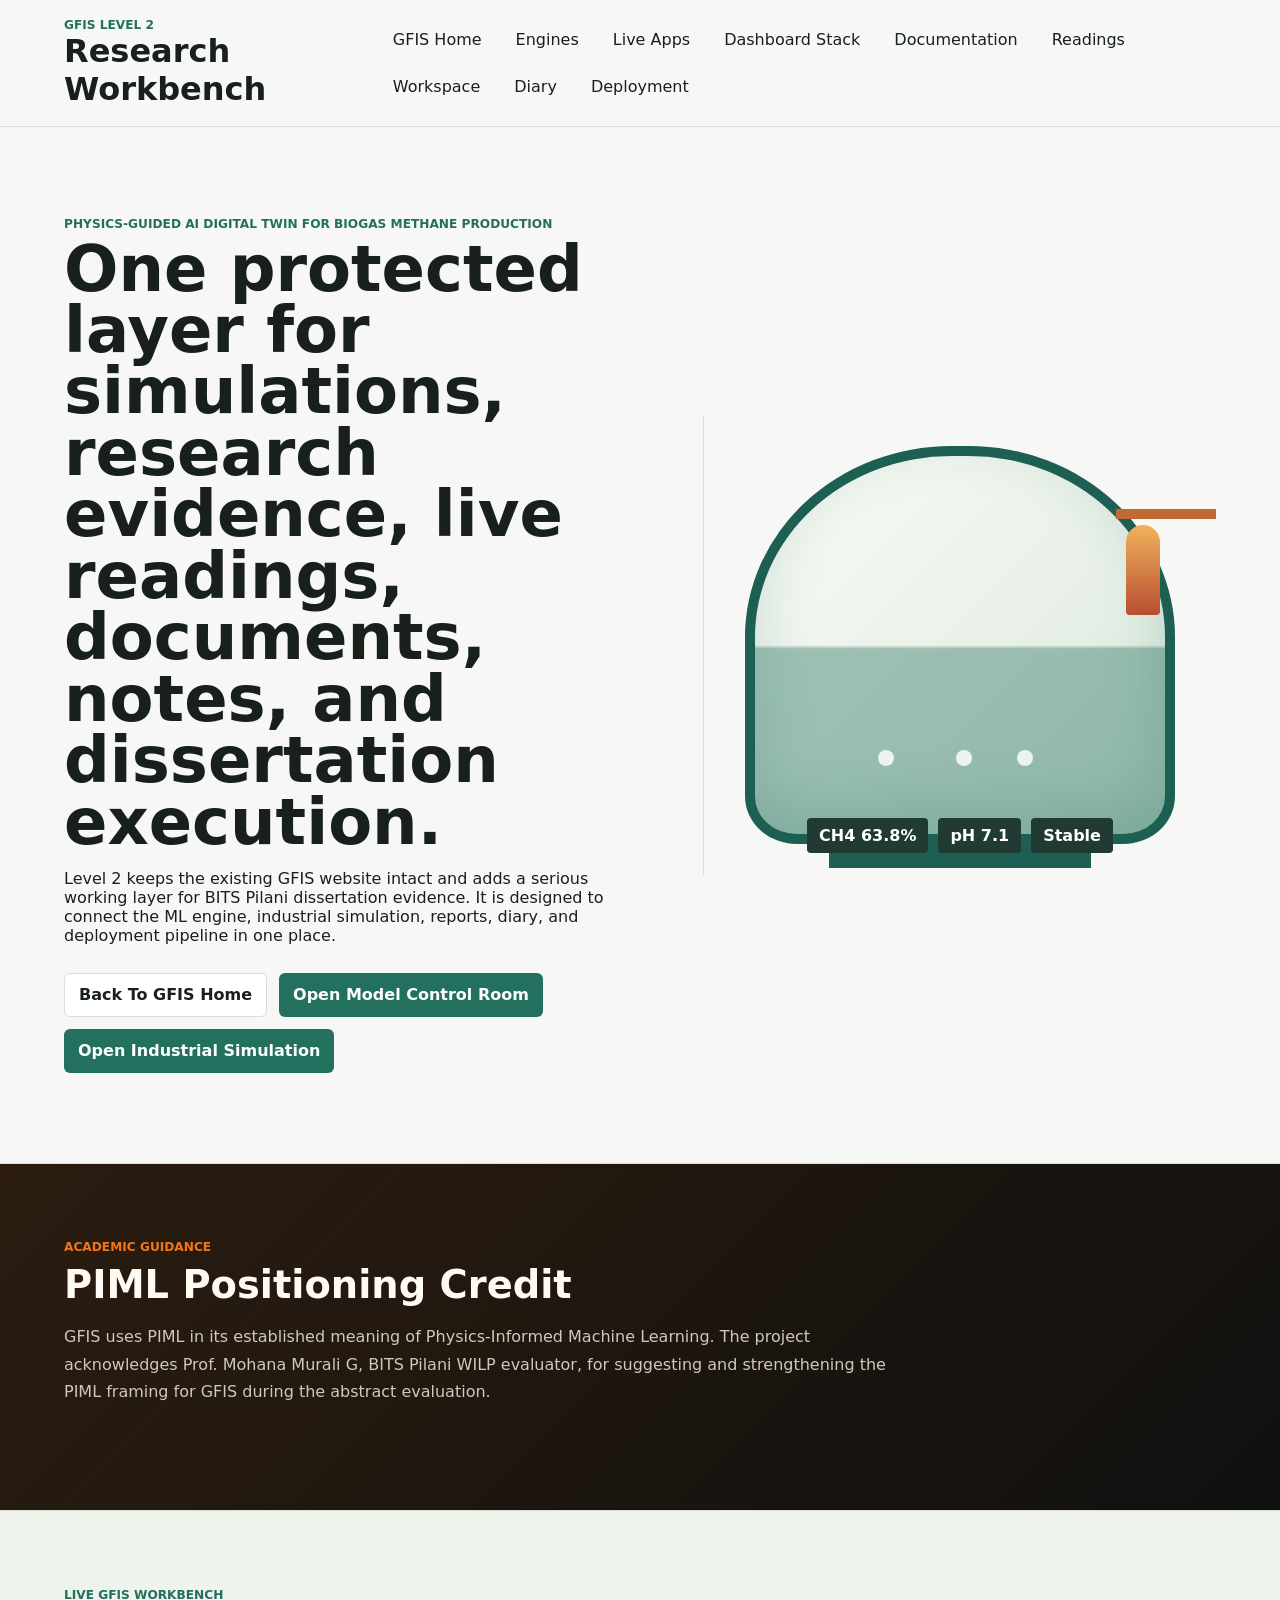
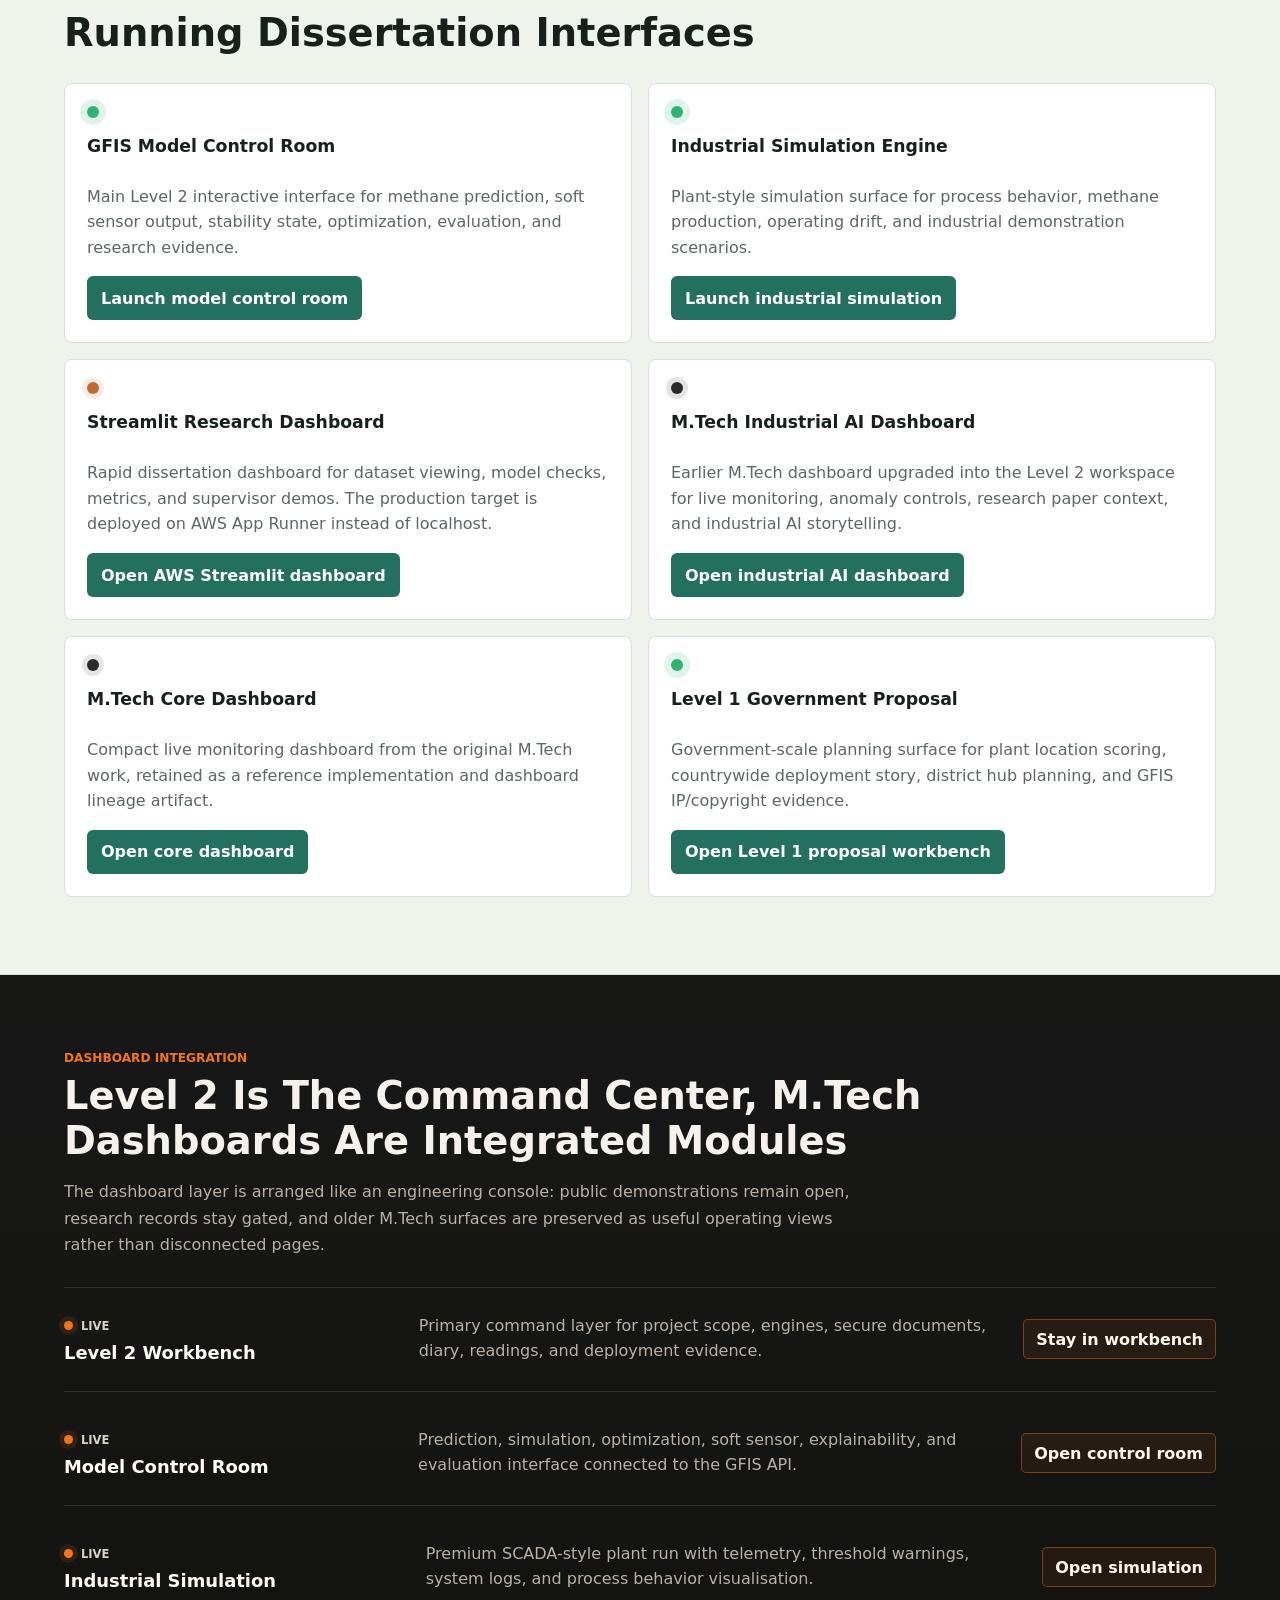
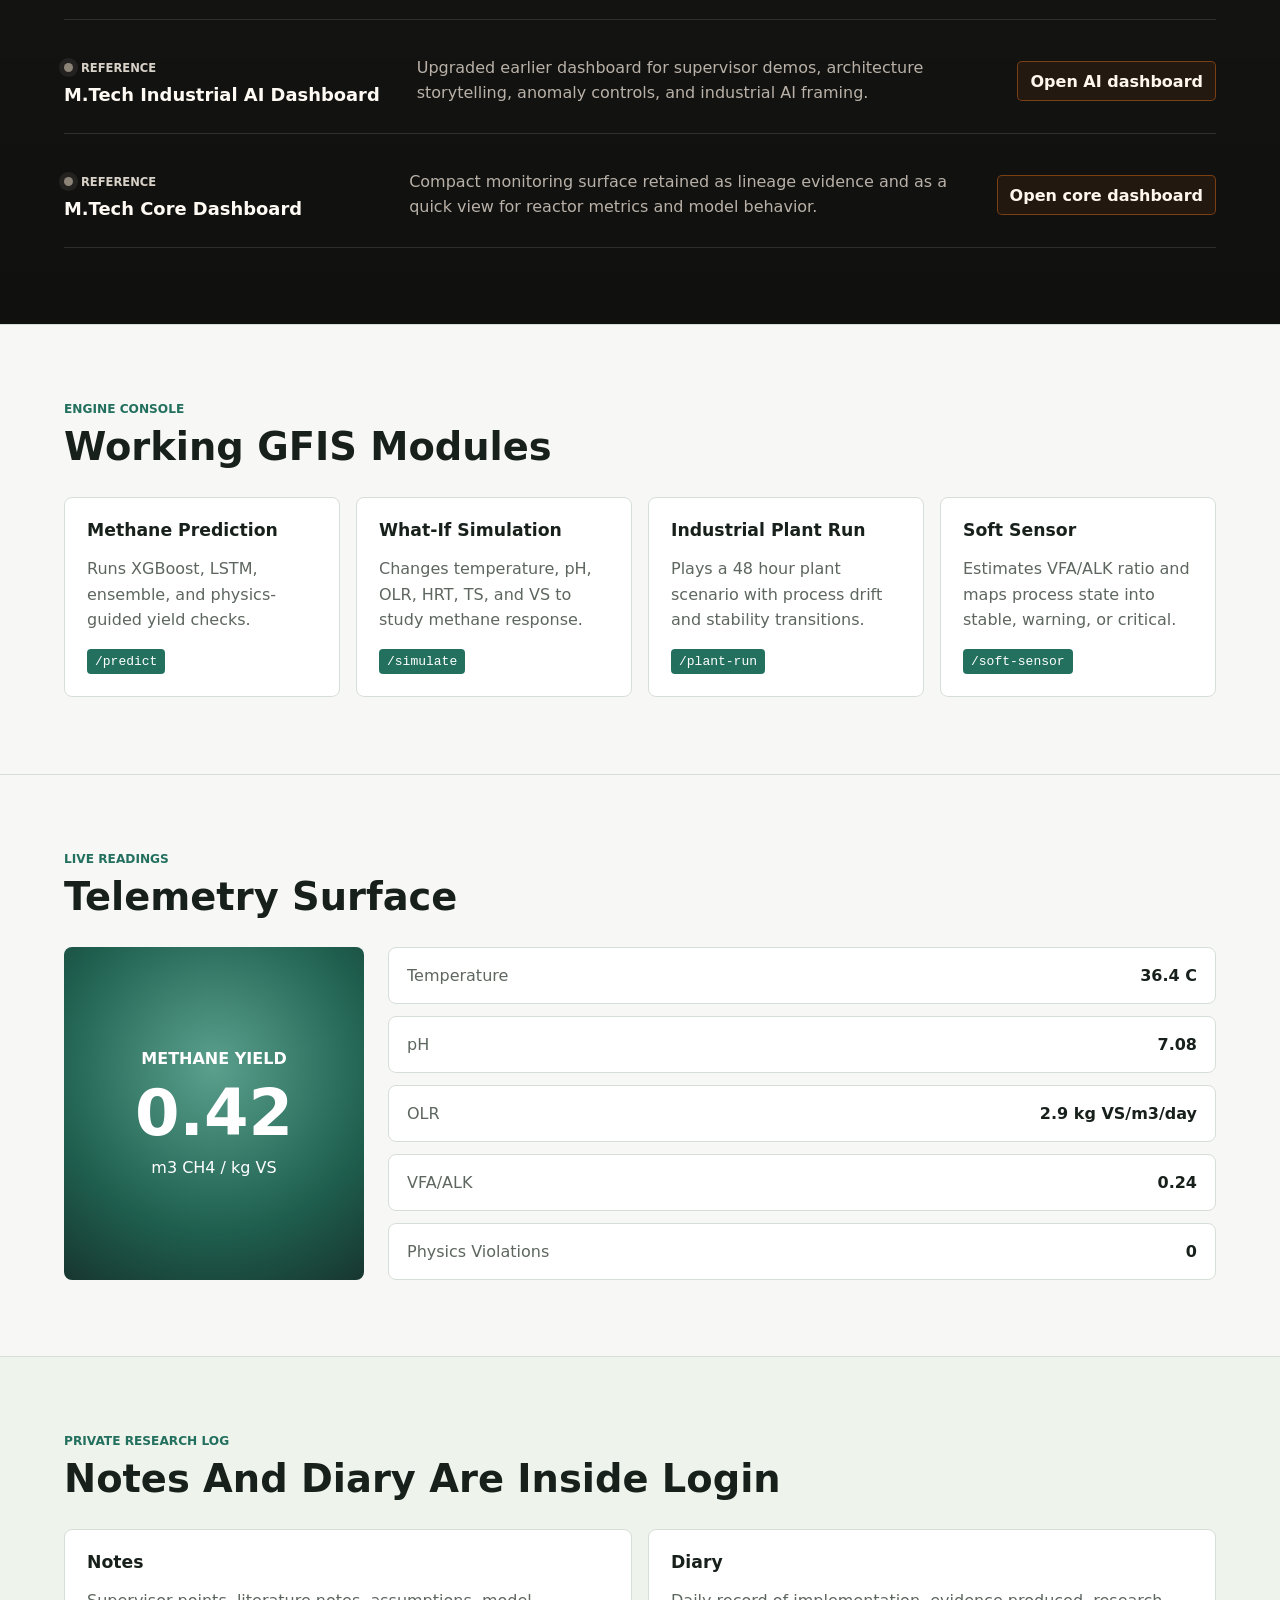
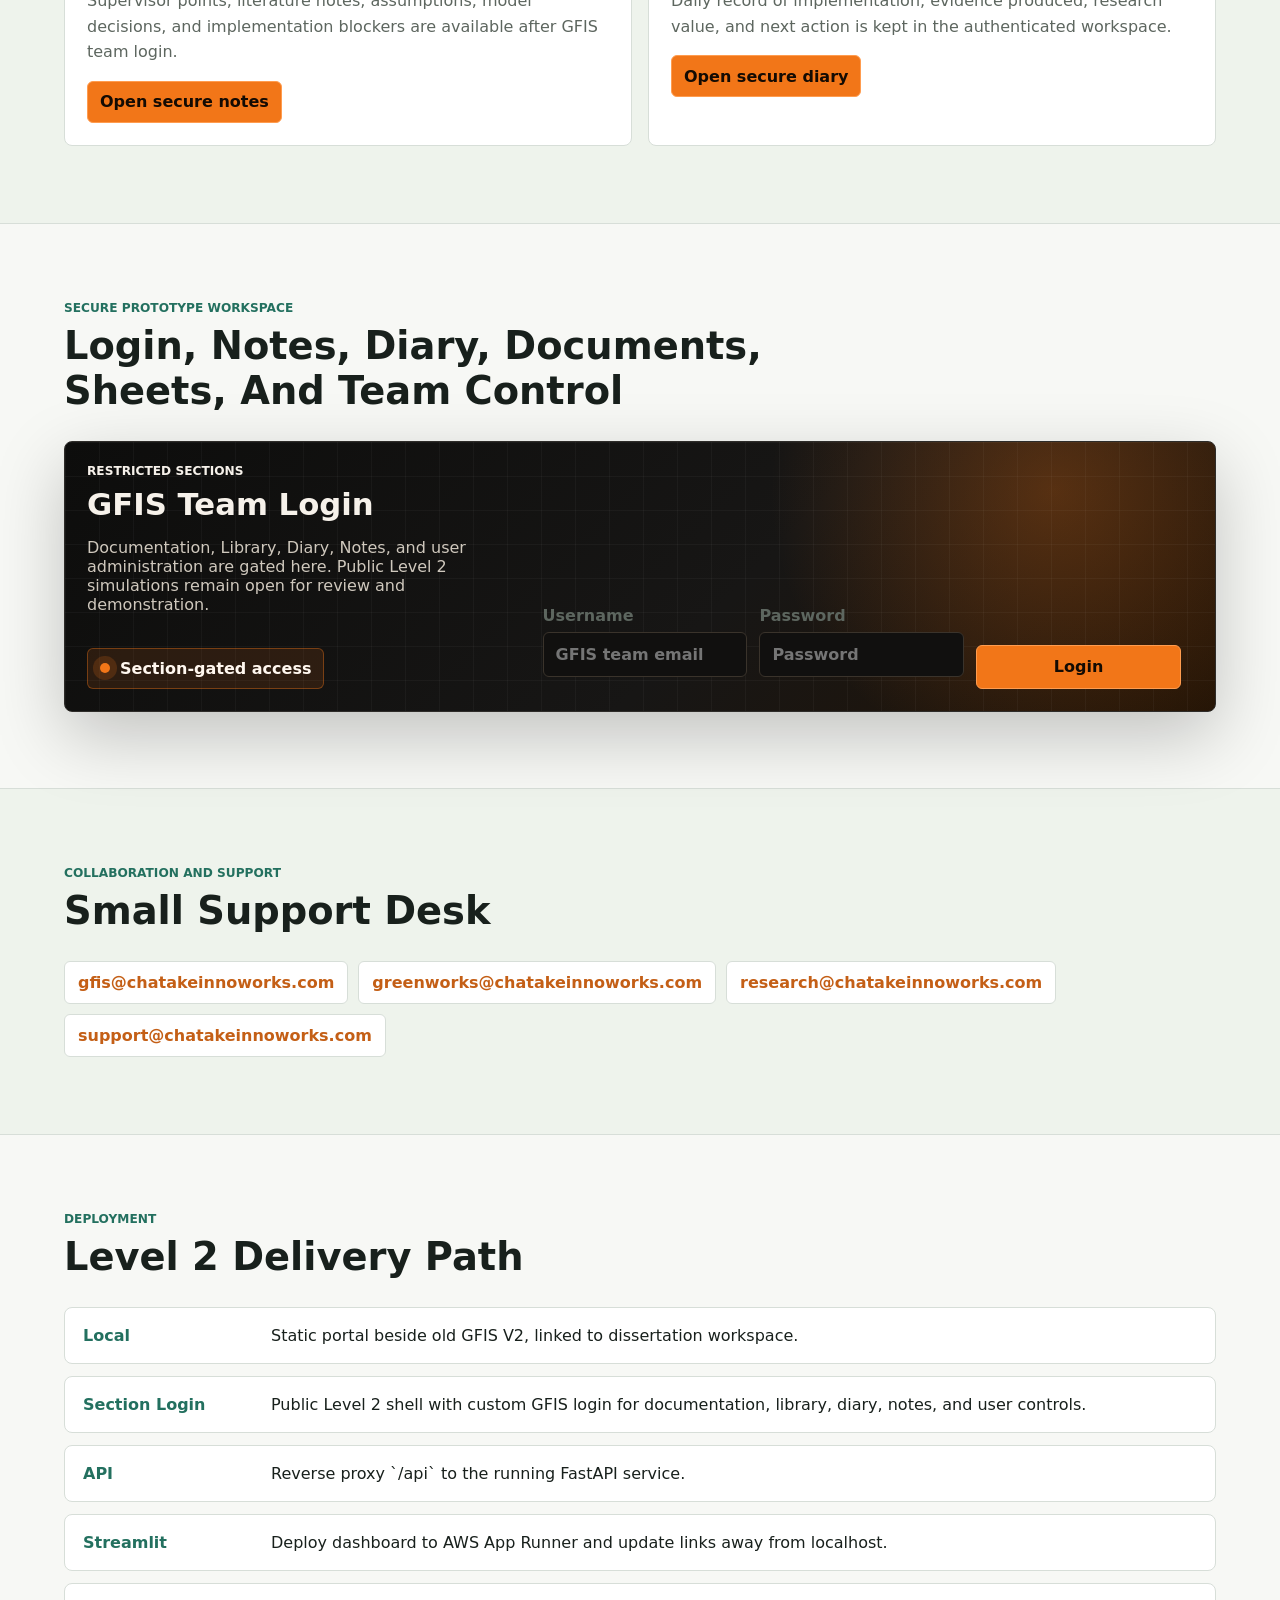
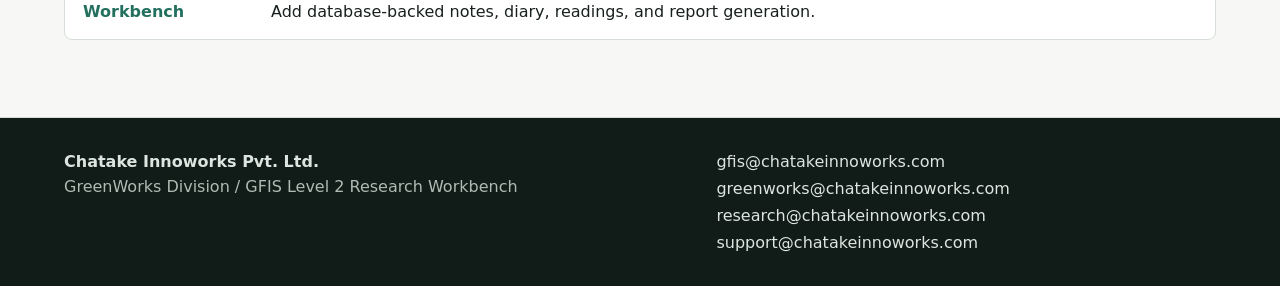
<file: level-2/index.html>
<!doctype html>
<html lang="en">
<head>
  <meta charset="utf-8">
  <meta name="viewport" content="width=device-width, initial-scale=1">
  <title>GFIS Level 2 | Research Workbench</title>
  <link rel="stylesheet" href="assets/level2.css">

  <link rel="icon" href="/assets/favicon.svg" type="image/svg+xml">
  <link rel="apple-touch-icon" href="/assets/favicon.svg">
  <meta name="theme-color" content="#10100f">
  <meta property="og:type" content="website">
  <meta property="og:site_name" content="GFIS by Chatake Innoworks">
  <meta property="og:title" content="GFIS Level 2 | Research Workbench">
  <meta property="og:description" content="GFIS Level 2 research workbench for methane prediction, industrial simulation, dissertation documents, diary, and deployment evidence.">
  <meta property="og:url" content="https://gfis.chatakeinnoworks.com/level-2/">
  <meta property="og:image" content="https://gfis.chatakeinnoworks.com/assets/gfis-dipex.jpeg">
  <meta name="twitter:card" content="summary_large_image">
  <meta name="twitter:title" content="GFIS Level 2 | Research Workbench">
  <meta name="twitter:description" content="Physics-guided AI digital twin for biogas methane prediction, industrial simulation, and dissertation-grade research execution.">
  <meta name="twitter:image" content="https://gfis.chatakeinnoworks.com/assets/gfis-dipex.jpeg">
</head>
<body>
  <header class="topbar">
    <div>
      <p class="eyebrow">GFIS Level 2</p>
      <h1>Research Workbench</h1>
    </div>
    <nav aria-label="Primary">
      <a href="../">GFIS Home</a>
      <a href="#engines">Engines</a>
      <a href="#live-apps">Live Apps</a>
      <a href="#dashboard-stack">Dashboard Stack</a>
      <a href="#workspace" data-protected-link>Documentation</a>
      <a href="#readings">Readings</a>
      <a href="#workspace" data-protected-link>Workspace</a>
      <a href="#workspace" data-protected-link>Diary</a>
      <a href="#deployment">Deployment</a>
    </nav>
  </header>

  <main>
    <section class="hero">
      <div class="hero-copy">
        <p class="eyebrow">Physics-Guided AI Digital Twin for Biogas Methane Production</p>
        <h2>One protected layer for simulations, research evidence, live readings, documents, notes, and dissertation execution.</h2>
        <p>
          Level 2 keeps the existing GFIS website intact and adds a serious working layer for BITS Pilani dissertation evidence.
          It is designed to connect the ML engine, industrial simulation, reports, diary, and deployment pipeline in one place.
        </p>
        <div class="hero-actions">
          <a href="../">Back To GFIS Home</a>
          <a href="apps/model-control-room/" target="_blank" rel="noopener">Open Model Control Room</a>
          <a href="apps/model-control-room/industrial_simulation.html" target="_blank" rel="noopener">Open Industrial Simulation</a>
        </div>
      </div>
      <div class="plant-panel" aria-label="Biogas plant process animation">
        <div class="digester">
          <span class="bubble bubble-a"></span>
          <span class="bubble bubble-b"></span>
          <span class="bubble bubble-c"></span>
          <div class="gas-line"></div>
        </div>
        <div class="flare"></div>
        <div class="metric-strip">
          <span>CH4 63.8%</span>
          <span>pH 7.1</span>
          <span>Stable</span>
        </div>
      </div>
    </section>

    <section class="band evaluator-note-band">
      <div class="section-head">
        <p class="eyebrow">Academic Guidance</p>
        <h2>PIML Positioning Credit</h2>
        <p>
          GFIS uses PIML in its established meaning of Physics-Informed Machine Learning. The project acknowledges
          Prof. Mohana Murali G, BITS Pilani WILP evaluator, for suggesting and strengthening the PIML framing for
          GFIS during the abstract evaluation.
        </p>
      </div>
    </section>

    <section id="live-apps" class="band subtle">
      <div class="section-head">
        <p class="eyebrow">Live GFIS Workbench</p>
        <h2>Running Dissertation Interfaces</h2>
      </div>
      <div class="live-grid">
        <article class="launch-panel">
          <span class="status-dot"></span>
          <h3>GFIS Model Control Room</h3>
          <p>Main Level 2 interactive interface for methane prediction, soft sensor output, stability state, optimization, evaluation, and research evidence.</p>
          <a href="apps/model-control-room/" target="_blank" rel="noopener">Launch model control room</a>
        </article>
        <article class="launch-panel">
          <span class="status-dot"></span>
          <h3>Industrial Simulation Engine</h3>
          <p>Plant-style simulation surface for process behavior, methane production, operating drift, and industrial demonstration scenarios.</p>
          <a href="apps/model-control-room/industrial_simulation.html" target="_blank" rel="noopener">Launch industrial simulation</a>
        </article>
        <article class="launch-panel">
          <span class="status-dot muted"></span>
          <h3>Streamlit Research Dashboard</h3>
          <p>Rapid dissertation dashboard for dataset viewing, model checks, metrics, and supervisor demos. The production target is deployed on AWS App Runner instead of localhost.</p>
          <a class="streamlit-link" href="https://ea4js82me5.us-east-1.awsapprunner.com/" target="_blank" rel="noopener">Open AWS Streamlit dashboard</a>
        </article>
        <article class="launch-panel">
          <span class="status-dot neutral"></span>
          <h3>M.Tech Industrial AI Dashboard</h3>
          <p>Earlier M.Tech dashboard upgraded into the Level 2 workspace for live monitoring, anomaly controls, research paper context, and industrial AI storytelling.</p>
          <a href="apps/mtech-dashboards/GFIS_AI_Dashboard.html" target="_blank" rel="noopener">Open industrial AI dashboard</a>
        </article>
        <article class="launch-panel">
          <span class="status-dot neutral"></span>
          <h3>M.Tech Core Dashboard</h3>
          <p>Compact live monitoring dashboard from the original M.Tech work, retained as a reference implementation and dashboard lineage artifact.</p>
          <a href="apps/mtech-dashboards/GFIS_Dashboard.html" target="_blank" rel="noopener">Open core dashboard</a>
        </article>
        <article class="launch-panel">
          <span class="status-dot"></span>
          <h3>Level 1 Government Proposal</h3>
          <p>Government-scale planning surface for plant location scoring, countrywide deployment story, district hub planning, and GFIS IP/copyright evidence.</p>
          <a href="apps/level1-government-proposal/" target="_blank" rel="noopener">Open Level 1 proposal workbench</a>
        </article>
      </div>
    </section>

    <section id="dashboard-stack" class="band dashboard-stack-band">
      <div class="section-head">
        <p class="eyebrow">Dashboard Integration</p>
        <h2>Level 2 Is The Command Center, M.Tech Dashboards Are Integrated Modules</h2>
        <p>
          The dashboard layer is arranged like an engineering console: public demonstrations remain open,
          research records stay gated, and older M.Tech surfaces are preserved as useful operating views
          rather than disconnected pages.
        </p>
      </div>
      <div class="module-rack" aria-label="GFIS dashboard integration matrix">
        <article class="module-row active">
          <div>
            <span class="module-status live">Live</span>
            <h3>Level 2 Workbench</h3>
          </div>
          <p>Primary command layer for project scope, engines, secure documents, diary, readings, and deployment evidence.</p>
          <a href="./">Stay in workbench</a>
        </article>
        <article class="module-row active">
          <div>
            <span class="module-status live">Live</span>
            <h3>Model Control Room</h3>
          </div>
          <p>Prediction, simulation, optimization, soft sensor, explainability, and evaluation interface connected to the GFIS API.</p>
          <a href="apps/model-control-room/" target="_blank" rel="noopener">Open control room</a>
        </article>
        <article class="module-row active">
          <div>
            <span class="module-status live">Live</span>
            <h3>Industrial Simulation</h3>
          </div>
          <p>Premium SCADA-style plant run with telemetry, threshold warnings, system logs, and process behavior visualisation.</p>
          <a href="apps/model-control-room/industrial_simulation.html" target="_blank" rel="noopener">Open simulation</a>
        </article>
        <article class="module-row reference">
          <div>
            <span class="module-status reference">Reference</span>
            <h3>M.Tech Industrial AI Dashboard</h3>
          </div>
          <p>Upgraded earlier dashboard for supervisor demos, architecture storytelling, anomaly controls, and industrial AI framing.</p>
          <a href="apps/mtech-dashboards/GFIS_AI_Dashboard.html" target="_blank" rel="noopener">Open AI dashboard</a>
        </article>
        <article class="module-row reference">
          <div>
            <span class="module-status reference">Reference</span>
            <h3>M.Tech Core Dashboard</h3>
          </div>
          <p>Compact monitoring surface retained as lineage evidence and as a quick view for reactor metrics and model behavior.</p>
          <a href="apps/mtech-dashboards/GFIS_Dashboard.html" target="_blank" rel="noopener">Open core dashboard</a>
        </article>
      </div>
    </section>

    <section id="engines" class="band">
      <div class="section-head">
        <p class="eyebrow">Engine Console</p>
        <h2>Working GFIS Modules</h2>
      </div>
      <div class="grid cards">
        <article>
          <h3>Methane Prediction</h3>
          <p>Runs XGBoost, LSTM, ensemble, and physics-guided yield checks.</p>
          <code>/predict</code>
        </article>
        <article>
          <h3>What-If Simulation</h3>
          <p>Changes temperature, pH, OLR, HRT, TS, and VS to study methane response.</p>
          <code>/simulate</code>
        </article>
        <article>
          <h3>Industrial Plant Run</h3>
          <p>Plays a 48 hour plant scenario with process drift and stability transitions.</p>
          <code>/plant-run</code>
        </article>
        <article>
          <h3>Soft Sensor</h3>
          <p>Estimates VFA/ALK ratio and maps process state into stable, warning, or critical.</p>
          <code>/soft-sensor</code>
        </article>
      </div>
    </section>

    <section id="readings" class="band">
      <div class="section-head">
        <p class="eyebrow">Live Readings</p>
        <h2>Telemetry Surface</h2>
      </div>
      <div class="reading-layout">
        <div class="reading-meter">
          <span class="meter-label">Methane Yield</span>
          <strong>0.42</strong>
          <span>m3 CH4 / kg VS</span>
        </div>
        <div class="reading-list">
          <p><span>Temperature</span><strong>36.4 C</strong></p>
          <p><span>pH</span><strong>7.08</strong></p>
          <p><span>OLR</span><strong>2.9 kg VS/m3/day</strong></p>
          <p><span>VFA/ALK</span><strong>0.24</strong></p>
          <p><span>Physics Violations</span><strong>0</strong></p>
        </div>
      </div>
    </section>

    <section id="notes" class="band subtle access-teaser">
      <div class="section-head">
        <p class="eyebrow">Private Research Log</p>
        <h2>Notes And Diary Are Inside Login</h2>
      </div>
      <div class="split">
        <article>
          <h3>Notes</h3>
          <p>Supervisor points, literature notes, assumptions, model decisions, and implementation blockers are available after GFIS team login.</p>
          <a href="#workspace" data-protected-link>Open secure notes</a>
        </article>
        <article>
          <h3>Diary</h3>
          <p>Daily record of implementation, evidence produced, research value, and next action is kept in the authenticated workspace.</p>
          <a href="#workspace" data-protected-link>Open secure diary</a>
        </article>
      </div>
    </section>

    <section id="workspace" class="band">
      <div class="section-head">
        <p class="eyebrow">Secure Prototype Workspace</p>
        <h2>Login, Notes, Diary, Documents, Sheets, And Team Control</h2>
      </div>

      <div id="loginPanel" class="workspace-card login-card professional-login">
        <div class="login-brand">
          <p class="eyebrow">Restricted Sections</p>
          <h3>GFIS Team Login</h3>
          <p>Documentation, Library, Diary, Notes, and user administration are gated here. Public Level 2 simulations remain open for review and demonstration.</p>
          <div class="login-signal">
            <span></span>
            <strong>Section-gated access</strong>
          </div>
        </div>
        <form id="loginForm" class="form-grid">
          <label>
            Username
            <input id="loginUser" type="email" autocomplete="username" placeholder="GFIS team email">
          </label>
          <label>
            Password
            <input id="loginPass" type="password" autocomplete="current-password" placeholder="Password">
          </label>
          <button type="submit">Login</button>
          <p id="loginMessage" class="form-message"></p>
        </form>
      </div>

      <div id="workbenchPanel" class="hidden">
        <div class="workspace-card profile-row">
          <div>
            <p class="eyebrow">Profile</p>
            <h3 id="profileName">GFIS User</h3>
            <p id="profileRole">Role</p>
          </div>
          <button id="logoutButton" type="button">Logout</button>
        </div>

        <section id="library" class="workspace-card documentation-vault gated-section" data-gated-section="library">
          <div class="section-head compact">
            <div>
              <p class="eyebrow">Secure Documentation Vault</p>
              <h2>Current Submission Documents, Evidence, Blueprint And Uploads</h2>
            </div>
          </div>
          <div class="quote-inline">
            "A research system is strongest when every claim has a working artifact behind it."
          </div>
          <div class="upload-panel">
            <label>
              Upload document to this browser
              <input id="docUpload" type="file" multiple accept=".pdf,.doc,.docx,.xlsx,.xls,.csv,.txt,.md,.zip">
            </label>
            <div class="button-row">
              <button id="clearUploadedDocs" type="button">Clear Uploaded Files</button>
            </div>
          </div>
          <div class="document-layout">
            <aside>
              <h3>Portal Folders</h3>
              <div class="doc-list" id="docList"></div>
              <h3>Uploaded Here</h3>
              <div class="doc-list uploaded-list" id="uploadedDocList"></div>
            </aside>
            <div class="document-frame">
              <iframe id="docFrame" title="GFIS document preview" src="library/current-midsem-2026-07-09/abstract/GFIS_Accepted_Abstract_2024AB05226.pdf"></iframe>
            </div>
          </div>
          <div class="table-wrap vault-table">
            <table>
              <thead>
                <tr>
                  <th>Folder</th>
                  <th>Document</th>
                  <th>Type</th>
                  <th>Status</th>
                </tr>
              </thead>
              <tbody id="libraryRows">
                <tr><td colspan="4">Login complete. Loading secure manifest...</td></tr>
              </tbody>
            </table>
          </div>
        </section>

        <div class="workspace-grid">
          <section class="workspace-card">
            <h3>Notes</h3>
            <label>Title <input id="noteTitle" type="text" placeholder="Supervisor meeting / model decision"></label>
            <label>Note <textarea id="noteBody" rows="8" placeholder="Write GFIS research notes here..."></textarea></label>
            <div class="button-row">
              <button id="saveNote" type="button">Save Note</button>
              <button id="exportNotes" type="button">Export Notes</button>
            </div>
            <div id="notesList" class="record-list"></div>
          </section>

          <section class="workspace-card">
            <h3>Diary</h3>
            <label>Date <input id="diaryDate" type="date"></label>
            <label>Entry <textarea id="diaryBody" rows="8" placeholder="Work completed, evidence, blocker, next action..."></textarea></label>
            <div class="button-row">
              <button id="saveDiary" type="button">Save Diary</button>
              <button id="exportDiary" type="button">Export Diary</button>
            </div>
            <div id="diaryList" class="record-list"></div>
          </section>

          <section class="workspace-card">
            <h3>Word-Style Draft</h3>
            <label>Document Title <input id="docTitle" type="text" placeholder="GFIS research section"></label>
            <label>Content <textarea id="docBody" rows="9" placeholder="Draft report, abstract, meeting note, or explanation..."></textarea></label>
            <div class="button-row">
              <button id="downloadDoc" type="button">Download Word HTML</button>
              <button id="clearDoc" type="button">Clear</button>
            </div>
          </section>

          <section class="workspace-card">
            <h3>Excel-Style Readings</h3>
            <label>CSV Rows <textarea id="sheetBody" rows="9">date,temperature,pH,OLR,HRT,VS,methane_yield,stability
2026-05-06,36.4,7.08,2.9,24,72,0.42,Stable</textarea></label>
            <div class="button-row">
              <button id="downloadCsv" type="button">Download CSV</button>
              <button id="addSampleRow" type="button">Add Sample Row</button>
            </div>
          </section>
        </div>

        <section id="adminPanel" class="workspace-card hidden">
          <div class="section-head compact">
            <p class="eyebrow">Admin</p>
            <h2>GFIS Team Users And Credentials</h2>
          </div>
          <form id="createUserForm" class="form-grid user-form">
            <label>Email <input id="newUserEmail" type="email" placeholder="member@chatakeinnoworks.com"></label>
            <label>Password <input id="newUserPassword" type="text" placeholder="Temporary password"></label>
            <label>Role
              <select id="newUserRole">
                <option value="user">user</option>
                <option value="admin">admin</option>
              </select>
            </label>
            <button type="submit">Create User</button>
          </form>
          <div id="userList" class="record-list"></div>
        </section>
      </div>
    </section>

    <section class="band subtle">
      <div class="section-head">
        <p class="eyebrow">Collaboration And Support</p>
        <h2>Small Support Desk</h2>
      </div>
      <div class="support-strip">
        <a href="mailto:gfis@chatakeinnoworks.com">gfis@chatakeinnoworks.com</a>
        <a href="mailto:greenworks@chatakeinnoworks.com">greenworks@chatakeinnoworks.com</a>
        <a href="mailto:research@chatakeinnoworks.com">research@chatakeinnoworks.com</a>
        <a href="mailto:support@chatakeinnoworks.com">support@chatakeinnoworks.com</a>
      </div>
    </section>

    <section id="deployment" class="band">
      <div class="section-head">
        <p class="eyebrow">Deployment</p>
        <h2>Level 2 Delivery Path</h2>
      </div>
      <ol class="timeline">
        <li><span>Local</span>Static portal beside old GFIS V2, linked to dissertation workspace.</li>
        <li><span>Section Login</span>Public Level 2 shell with custom GFIS login for documentation, library, diary, notes, and user controls.</li>
        <li><span>API</span>Reverse proxy `/api` to the running FastAPI service.</li>
        <li><span>Streamlit</span>Deploy dashboard to AWS App Runner and update links away from localhost.</li>
        <li><span>Workbench</span>Add database-backed notes, diary, readings, and report generation.</li>
      </ol>
    </section>
  </main>

  <footer class="corporate-footer">
    <div>
      <strong>Chatake Innoworks Pvt. Ltd.</strong>
      <span>GreenWorks Division / GFIS Level 2 Research Workbench</span>
    </div>
    <div class="footer-links">
      <a href="mailto:gfis@chatakeinnoworks.com">gfis@chatakeinnoworks.com</a>
      <a href="mailto:greenworks@chatakeinnoworks.com">greenworks@chatakeinnoworks.com</a>
      <a href="mailto:research@chatakeinnoworks.com">research@chatakeinnoworks.com</a>
      <a href="mailto:support@chatakeinnoworks.com">support@chatakeinnoworks.com</a>
    </div>
  </footer>

  <script src="assets/runtime-config.js"></script>
  <script src="assets/level2.js"></script>
</body>
</html>
</file>
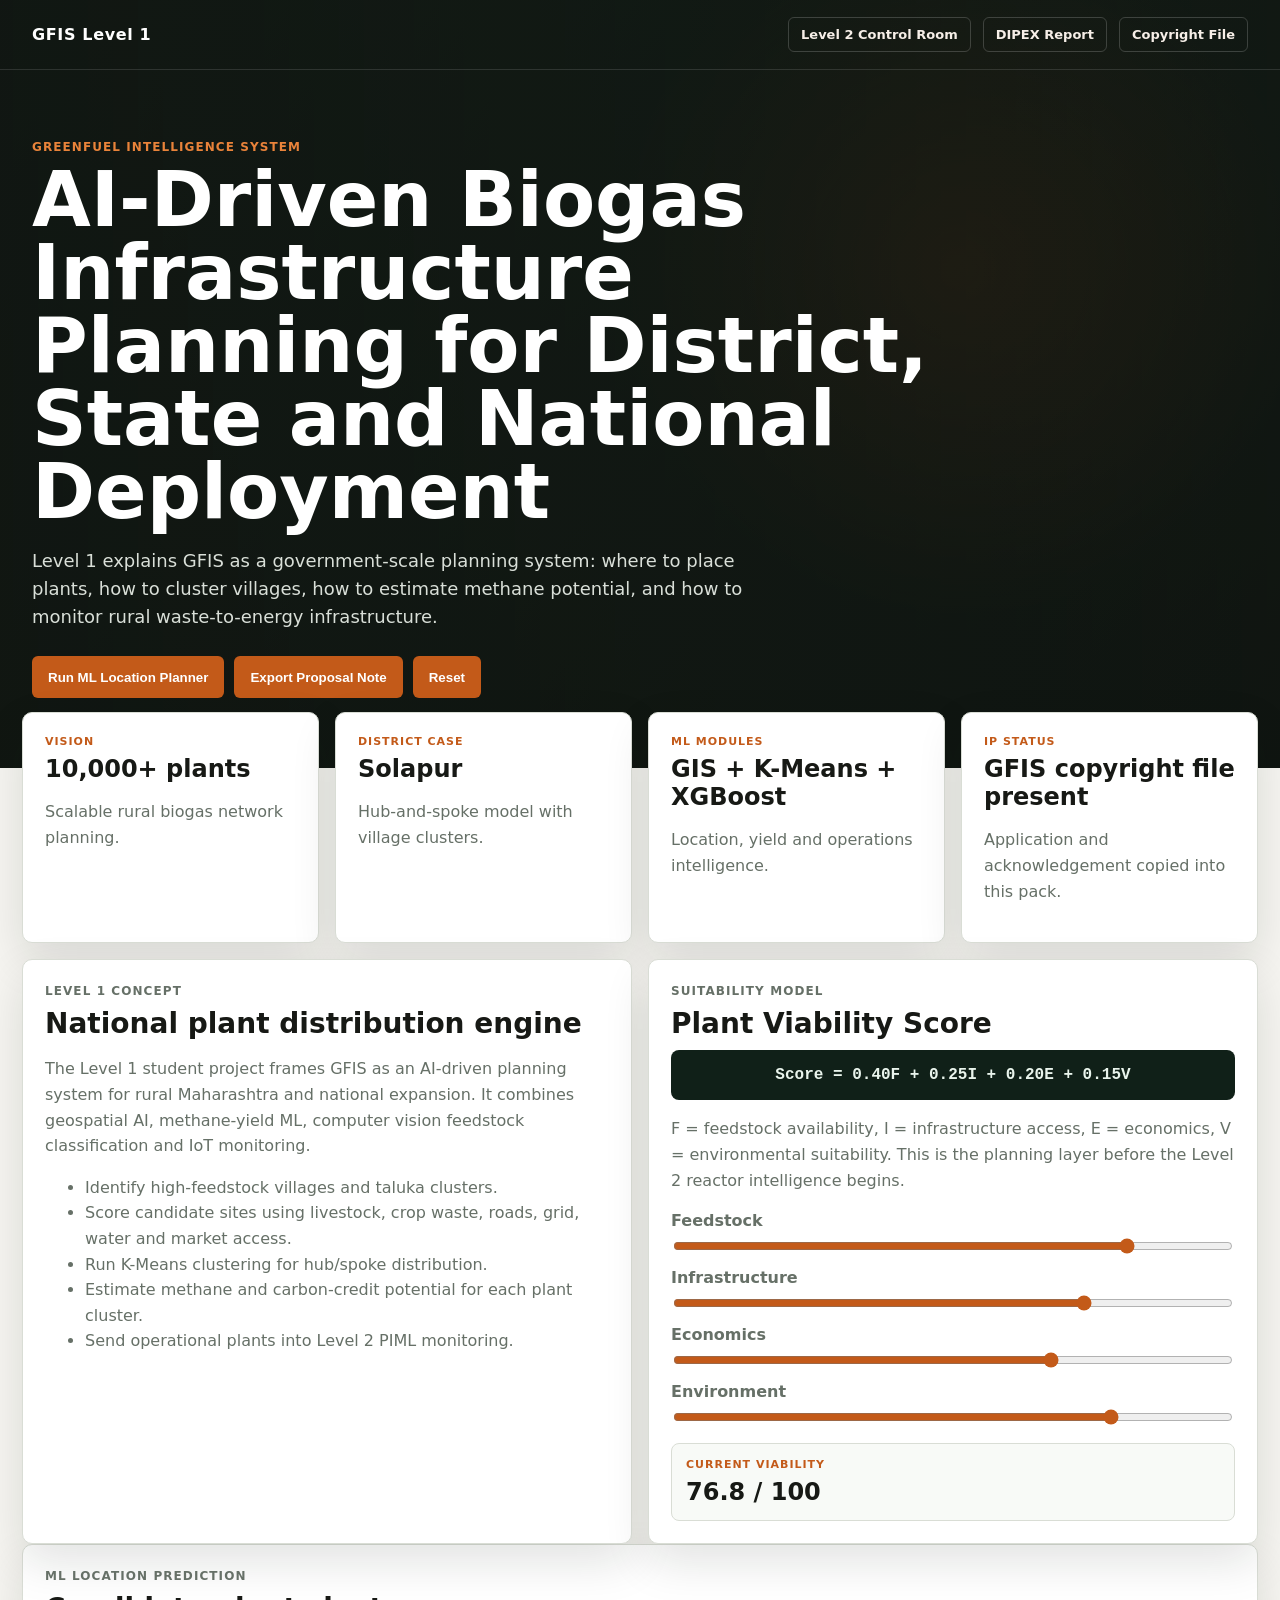
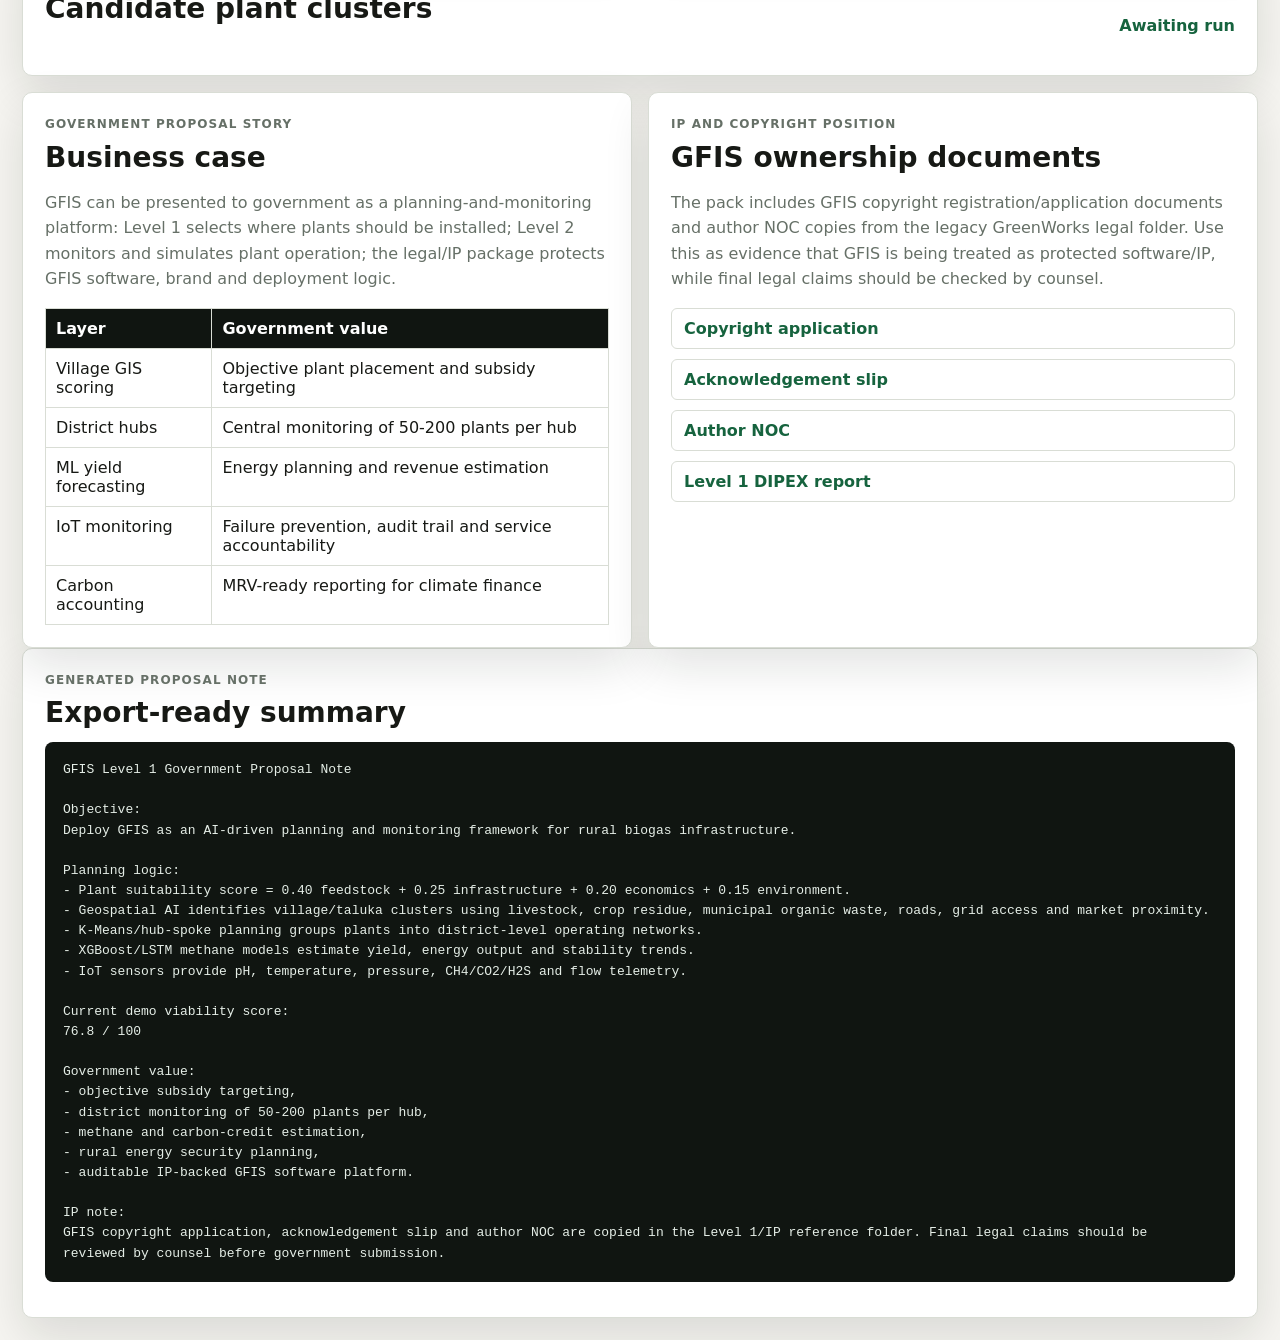
<file: level-2/apps/level1-government-proposal/index.html>
<!doctype html>
<html lang="en">
  <head>
    <meta charset="utf-8" />
    <meta name="viewport" content="width=device-width, initial-scale=1" />
    <title>GFIS Level 1 | Government Proposal Workbench</title>
    <link rel="stylesheet" href="styles.css" />
  </head>
  <body>
    <header class="hero">
      <nav>
        <strong>GFIS Level 1</strong>
        <a href="../GFIS_Control_Room_and_Industrial_Simulator_Local_Copy/index.html">Level 2 Control Room</a>
        <a href="../../07_Level1_and_IP_Reference/GFIS_Level_1_Student_Project_Report_DIPEX_2026.pdf">DIPEX Report</a>
        <a href="../../07_Level1_and_IP_Reference/GFIS_Copyright_Application_LD-12628_2026-CO.pdf">Copyright File</a>
      </nav>
      <section>
        <p class="eyebrow">GreenFuel Intelligence System</p>
        <h1>AI-Driven Biogas Infrastructure Planning for District, State and National Deployment</h1>
        <p class="lead">
          Level 1 explains GFIS as a government-scale planning system: where to place plants, how to cluster villages, how to estimate methane potential, and how to monitor rural waste-to-energy infrastructure.
        </p>
        <div class="hero-actions">
          <button id="runPlanner">Run ML Location Planner</button>
          <button id="exportProposal">Export Proposal Note</button>
          <button id="resetPlanner">Reset</button>
        </div>
      </section>
    </header>

    <main>
      <section class="grid metrics">
        <article><span>Vision</span><strong>10,000+ plants</strong><p>Scalable rural biogas network planning.</p></article>
        <article><span>District case</span><strong>Solapur</strong><p>Hub-and-spoke model with village clusters.</p></article>
        <article><span>ML modules</span><strong>GIS + K-Means + XGBoost</strong><p>Location, yield and operations intelligence.</p></article>
        <article><span>IP status</span><strong>GFIS copyright file present</strong><p>Application and acknowledgement copied into this pack.</p></article>
      </section>

      <section class="split">
        <article class="panel">
          <p class="eyebrow">Level 1 Concept</p>
          <h2>National plant distribution engine</h2>
          <p>
            The Level 1 student project frames GFIS as an AI-driven planning system for rural Maharashtra and national expansion. It combines geospatial AI, methane-yield ML, computer vision feedstock classification and IoT monitoring.
          </p>
          <ul>
            <li>Identify high-feedstock villages and taluka clusters.</li>
            <li>Score candidate sites using livestock, crop waste, roads, grid, water and market access.</li>
            <li>Run K-Means clustering for hub/spoke distribution.</li>
            <li>Estimate methane and carbon-credit potential for each plant cluster.</li>
            <li>Send operational plants into Level 2 PIML monitoring.</li>
          </ul>
        </article>
        <article class="panel">
          <p class="eyebrow">Suitability Model</p>
          <h2>Plant Viability Score</h2>
          <div class="formula">Score = 0.40F + 0.25I + 0.20E + 0.15V</div>
          <p>
            F = feedstock availability, I = infrastructure access, E = economics, V = environmental suitability. This is the planning layer before the Level 2 reactor intelligence begins.
          </p>
          <div class="bars">
            <label>Feedstock <input id="feedstock" type="range" min="0" max="100" value="82"></label>
            <label>Infrastructure <input id="infra" type="range" min="0" max="100" value="74"></label>
            <label>Economics <input id="economics" type="range" min="0" max="100" value="68"></label>
            <label>Environment <input id="environment" type="range" min="0" max="100" value="79"></label>
          </div>
          <div class="scorebox"><span>Current viability</span><strong id="score">--</strong></div>
        </article>
      </section>

      <section class="panel">
        <div class="section-head">
          <div>
            <p class="eyebrow">ML Location Prediction</p>
            <h2>Candidate plant clusters</h2>
          </div>
          <span id="plannerStatus">Awaiting run</span>
        </div>
        <div class="map-grid" id="clusterMap"></div>
      </section>

      <section class="split">
        <article class="panel">
          <p class="eyebrow">Government Proposal Story</p>
          <h2>Business case</h2>
          <p>
            GFIS can be presented to government as a planning-and-monitoring platform: Level 1 selects where plants should be installed; Level 2 monitors and simulates plant operation; the legal/IP package protects GFIS software, brand and deployment logic.
          </p>
          <table>
            <tr><th>Layer</th><th>Government value</th></tr>
            <tr><td>Village GIS scoring</td><td>Objective plant placement and subsidy targeting</td></tr>
            <tr><td>District hubs</td><td>Central monitoring of 50-200 plants per hub</td></tr>
            <tr><td>ML yield forecasting</td><td>Energy planning and revenue estimation</td></tr>
            <tr><td>IoT monitoring</td><td>Failure prevention, audit trail and service accountability</td></tr>
            <tr><td>Carbon accounting</td><td>MRV-ready reporting for climate finance</td></tr>
          </table>
        </article>
        <article class="panel">
          <p class="eyebrow">IP and Copyright Position</p>
          <h2>GFIS ownership documents</h2>
          <p>
            The pack includes GFIS copyright registration/application documents and author NOC copies from the legacy GreenWorks legal folder. Use this as evidence that GFIS is being treated as protected software/IP, while final legal claims should be checked by counsel.
          </p>
          <div class="doc-links">
            <a href="../../07_Level1_and_IP_Reference/GFIS_Copyright_Application_LD-12628_2026-CO.pdf">Copyright application</a>
            <a href="../../07_Level1_and_IP_Reference/GFIS_Copyright_Acknowledgement_Slip.pdf">Acknowledgement slip</a>
            <a href="../../07_Level1_and_IP_Reference/GFIS_NOC_of_Author.pdf">Author NOC</a>
            <a href="../../07_Level1_and_IP_Reference/GFIS_Level_1_Student_Project_Report_DIPEX_2026.pdf">Level 1 DIPEX report</a>
          </div>
        </article>
      </section>

      <section class="panel">
        <p class="eyebrow">Generated proposal note</p>
        <h2>Export-ready summary</h2>
        <pre id="proposalNote"></pre>
      </section>
    </main>

    <script src="planner.js"></script>
  </body>
</html>
</file>
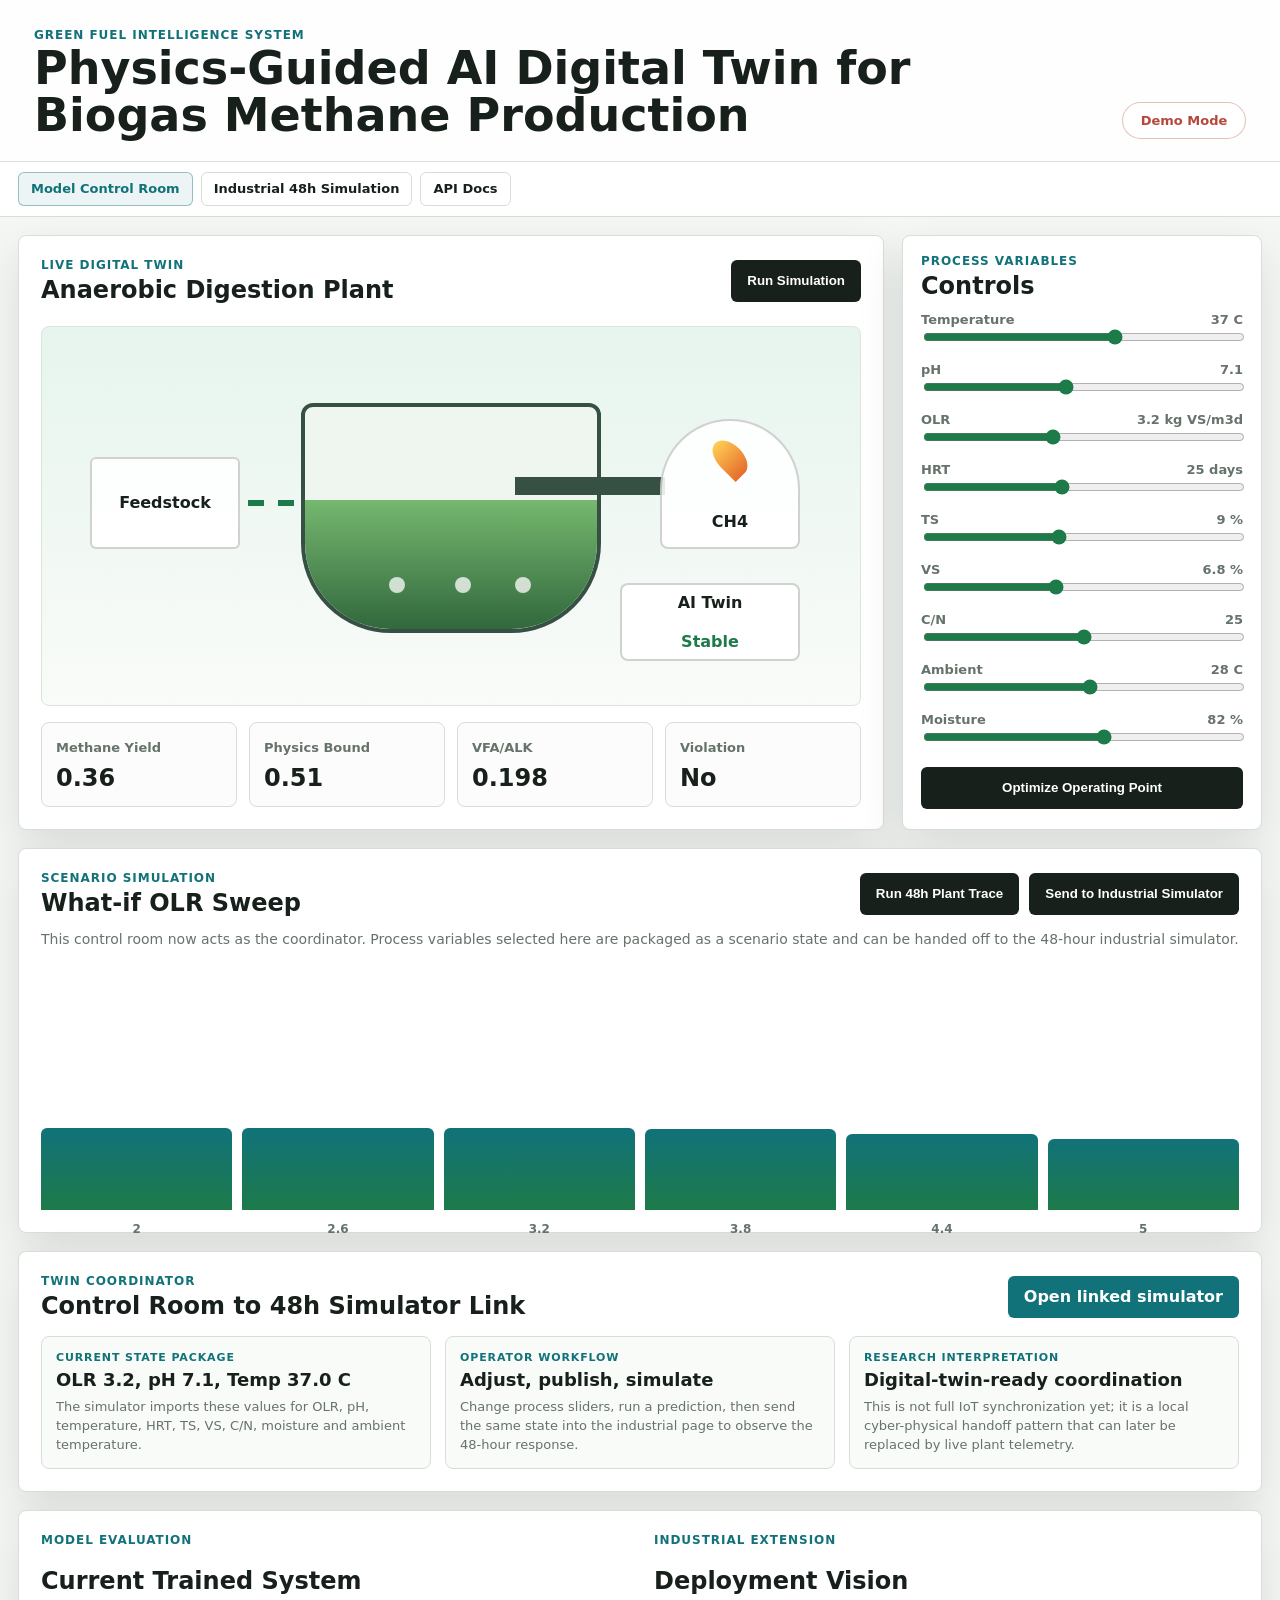
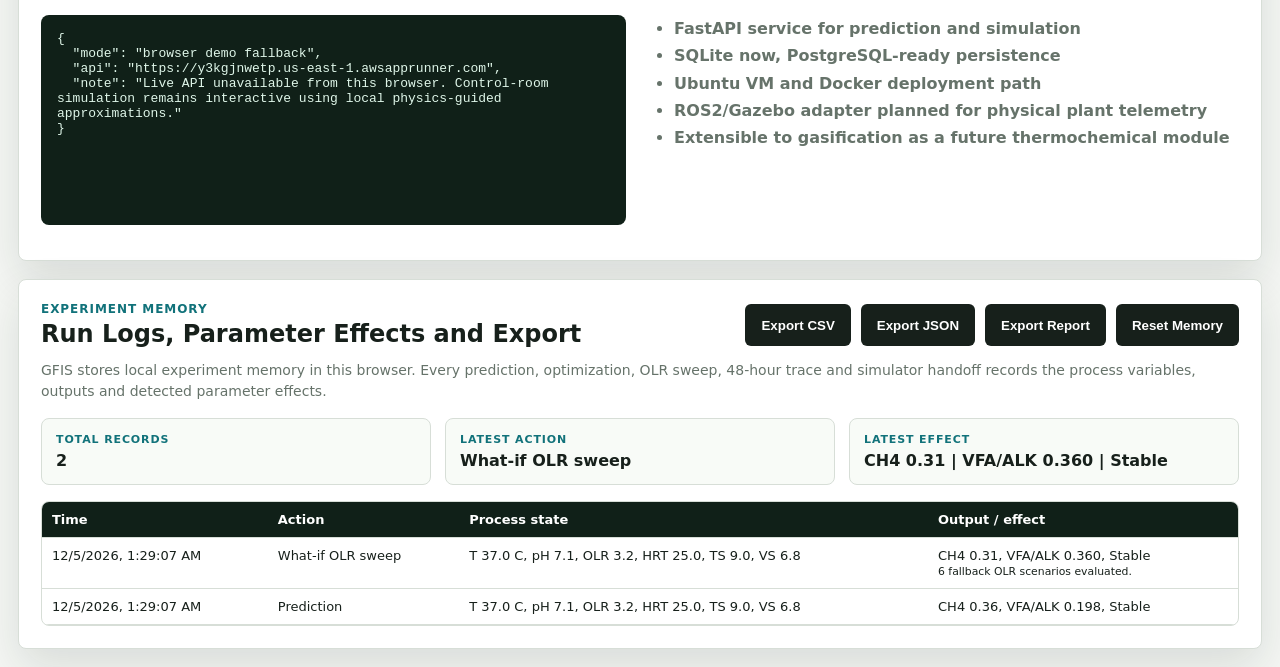
<file: level-2/apps/model-control-room/index.html>
<!doctype html>
<html lang="en">
  <head>
    <meta charset="utf-8" />
    <meta name="viewport" content="width=device-width, initial-scale=1" />
    <title>GFIS Digital Twin Control Room</title>
    <link rel="stylesheet" href="styles.css" />
  </head>
  <body>
    <header class="topbar">
      <div>
        <p class="eyebrow">Green Fuel Intelligence System</p>
        <h1>Physics-Guided AI Digital Twin for Biogas Methane Production</h1>
      </div>
      <div class="status-pill" id="apiStatus">Checking API</div>
    </header>

    <nav class="demo-nav" aria-label="GFIS demo views">
      <a href="index.html" aria-current="page">Model Control Room</a>
      <a href="industrial_simulation.html">Industrial 48h Simulation</a>
      <a id="apiDocsLink" href="https://y3kgjnwetp.us-east-1.awsapprunner.com/docs">API Docs</a>
    </nav>

    <main class="layout">
      <section class="plant-panel">
        <div class="section-head">
          <div>
            <p class="eyebrow">Live Digital Twin</p>
            <h2>Anaerobic Digestion Plant</h2>
          </div>
          <button id="runSimulation">Run Simulation</button>
        </div>

        <div class="plant-scene" aria-label="Animated biogas plant simulation">
          <div class="feedstock">
            <span>Feedstock</span>
            <div class="flow flow-a"></div>
          </div>
          <div class="digester">
            <div class="liquid"></div>
            <div class="bubble b1"></div>
            <div class="bubble b2"></div>
            <div class="bubble b3"></div>
            <span>AD Reactor</span>
          </div>
          <div class="pipe"></div>
          <div class="gas-dome">
            <div class="flame"></div>
            <span>CH4</span>
          </div>
          <div class="control-node">
            <span>AI Twin</span>
            <strong id="stabilityBadge">Stable</strong>
          </div>
        </div>

        <div class="metrics">
          <article>
            <span>Methane Yield</span>
            <strong id="methaneMetric">--</strong>
          </article>
          <article>
            <span>Physics Bound</span>
            <strong id="boundMetric">--</strong>
          </article>
          <article>
            <span>VFA/ALK</span>
            <strong id="vfaMetric">--</strong>
          </article>
          <article>
            <span>Violation</span>
            <strong id="violationMetric">--</strong>
          </article>
        </div>
      </section>

      <aside class="control-panel">
        <div class="section-head compact">
          <div>
            <p class="eyebrow">Process Variables</p>
            <h2>Controls</h2>
          </div>
        </div>
        <div id="controls" class="controls"></div>
        <button id="optimize">Optimize Operating Point</button>
      </aside>

      <section class="wide-panel">
        <div class="section-head">
          <div>
            <p class="eyebrow">Scenario Simulation</p>
            <h2>What-if OLR Sweep</h2>
          </div>
          <div class="button-row">
            <button id="runPlantTrace">Run 48h Plant Trace</button>
            <button id="sendToIndustrial">Send to Industrial Simulator</button>
          </div>
        </div>
        <p class="helper-text">
          This control room now acts as the coordinator. Process variables selected here are packaged as a scenario state and can be handed off to the 48-hour industrial simulator.
        </p>
        <div class="chart" id="chart"></div>
      </section>

      <section class="wide-panel coordinator-panel">
        <div class="section-head">
          <div>
            <p class="eyebrow">Twin Coordinator</p>
            <h2>Control Room to 48h Simulator Link</h2>
          </div>
          <a id="openLinkedSimulator" class="link-button" href="industrial_simulation.html">Open linked simulator</a>
        </div>
        <div class="coordinator-grid">
          <article>
            <span>Current state package</span>
            <strong id="scenarioStatus">Waiting for process variables</strong>
            <p>The simulator imports these values for OLR, pH, temperature, HRT, TS, VS, C/N, moisture and ambient temperature.</p>
          </article>
          <article>
            <span>Operator workflow</span>
            <strong>Adjust, publish, simulate</strong>
            <p>Change process sliders, run a prediction, then send the same state into the industrial page to observe the 48-hour response.</p>
          </article>
          <article>
            <span>Research interpretation</span>
            <strong>Digital-twin-ready coordination</strong>
            <p>This is not full IoT synchronization yet; it is a local cyber-physical handoff pattern that can later be replaced by live plant telemetry.</p>
          </article>
        </div>
      </section>

      <section class="wide-panel two-col">
        <div>
          <p class="eyebrow">Model Evaluation</p>
          <h2>Current Trained System</h2>
          <pre id="evaluationBox">Loading evaluation...</pre>
        </div>
        <div>
          <p class="eyebrow">Industrial Extension</p>
          <h2>Deployment Vision</h2>
          <ul class="vision-list">
            <li>FastAPI service for prediction and simulation</li>
            <li>SQLite now, PostgreSQL-ready persistence</li>
            <li>Ubuntu VM and Docker deployment path</li>
            <li>ROS2/Gazebo adapter planned for physical plant telemetry</li>
            <li>Extensible to gasification as a future thermochemical module</li>
          </ul>
        </div>
      </section>

      <section class="wide-panel memory-panel">
        <div class="section-head">
          <div>
            <p class="eyebrow">Experiment Memory</p>
            <h2>Run Logs, Parameter Effects and Export</h2>
          </div>
          <div class="button-row">
            <button id="exportCsv">Export CSV</button>
            <button id="exportJson">Export JSON</button>
            <button id="exportReport">Export Report</button>
            <button id="resetMemory">Reset Memory</button>
          </div>
        </div>
        <p class="helper-text">
          GFIS stores local experiment memory in this browser. Every prediction, optimization, OLR sweep, 48-hour trace and simulator handoff records the process variables, outputs and detected parameter effects.
        </p>
        <div class="memory-grid">
          <article>
            <span>Total records</span>
            <strong id="memoryCount">0</strong>
          </article>
          <article>
            <span>Latest action</span>
            <strong id="latestAction">No runs yet</strong>
          </article>
          <article>
            <span>Latest effect</span>
            <strong id="latestEffect">Waiting for parameter change</strong>
          </article>
        </div>
        <div class="memory-table-wrap">
          <table class="memory-table">
            <thead>
              <tr>
                <th>Time</th>
                <th>Action</th>
                <th>Process state</th>
                <th>Output / effect</th>
              </tr>
            </thead>
            <tbody id="memoryRows"></tbody>
          </table>
        </div>
      </section>
    </main>

    <script src="app.js"></script>
  </body>
</html>
</file>
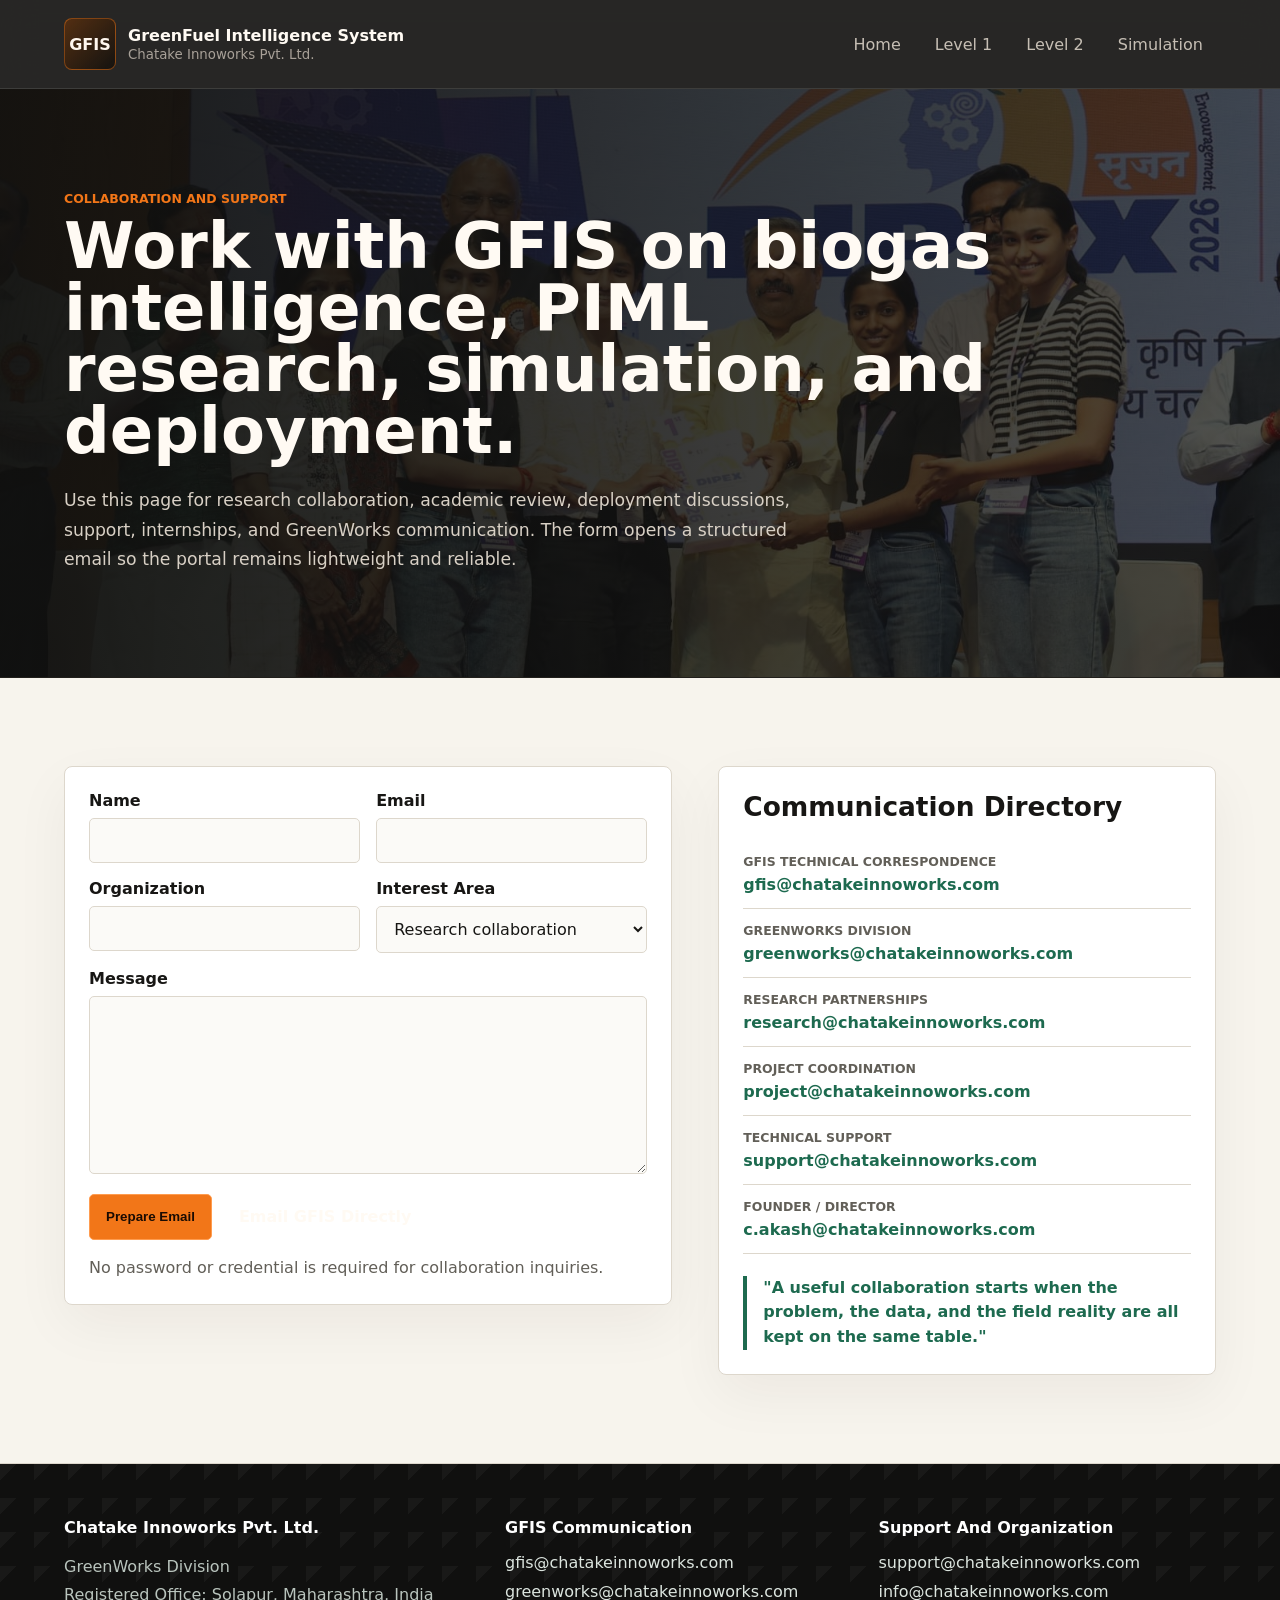
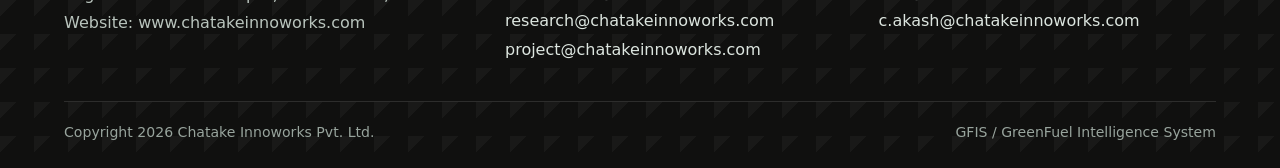
<file: contact.html>
<!doctype html>
<html lang="en">
<head>
  <meta charset="utf-8">
  <meta name="viewport" content="width=device-width, initial-scale=1">
  <meta name="description" content="Contact GFIS and Chatake Innoworks GreenWorks for collaboration, research, support, and industrial biogas intelligence discussions.">
  <title>Contact GFIS | Chatake Innoworks GreenWorks</title>
  <link rel="stylesheet" href="assets/gfis-unified.css">
  <link rel="icon" href="/assets/favicon.svg" type="image/svg+xml">
  <link rel="apple-touch-icon" href="/assets/favicon.svg">
  <meta name="theme-color" content="#10100f">
  <meta property="og:type" content="website">
  <meta property="og:site_name" content="GFIS by Chatake Innoworks">
  <meta property="og:title" content="Contact GFIS | Chatake Innoworks GreenWorks">
  <meta property="og:description" content="Collaboration, research, support, and deployment contact page for GFIS.">
  <meta property="og:url" content="https://gfis.chatakeinnoworks.com/contact.html">
  <meta property="og:image" content="https://gfis.chatakeinnoworks.com/assets/gfis-dipex.jpeg">
</head>
<body>
  <header class="site-header">
    <a class="brand" href="index.html" aria-label="GFIS home">
      <span class="brand-mark">GFIS</span>
      <span>
        <strong>GreenFuel Intelligence System</strong>
        <small>Chatake Innoworks Pvt. Ltd.</small>
      </span>
    </a>
    <nav aria-label="Primary navigation">
      <a href="index.html">Home</a>
      <a href="level-1/">Level 1</a>
      <a href="level-2/">Level 2</a>
      <a href="level-2/apps/model-control-room/industrial_simulation.html">Simulation</a>
    </nav>
  </header>

  <main>
    <section class="contact-hero">
      <p class="eyebrow">Collaboration And Support</p>
      <h1>Work with GFIS on biogas intelligence, PIML research, simulation, and deployment.</h1>
      <p>
        Use this page for research collaboration, academic review, deployment discussions, support, internships,
        and GreenWorks communication. The form opens a structured email so the portal remains lightweight and reliable.
      </p>
    </section>

    <section class="band contact-grid-band">
      <div class="contact-layout">
        <form class="contact-form" id="collaborationForm">
          <div>
            <label for="name">Name</label>
            <input id="name" name="name" type="text" autocomplete="name" required>
          </div>
          <div>
            <label for="email">Email</label>
            <input id="email" name="email" type="email" autocomplete="email" required>
          </div>
          <div>
            <label for="organization">Organization</label>
            <input id="organization" name="organization" type="text" autocomplete="organization">
          </div>
          <div>
            <label for="interest">Interest Area</label>
            <select id="interest" name="interest">
              <option>Research collaboration</option>
              <option>Biogas plant / industrial deployment</option>
              <option>BITS dissertation review</option>
              <option>Student internship / academic work</option>
              <option>Technical support</option>
              <option>General inquiry</option>
            </select>
          </div>
          <div class="full-span">
            <label for="message">Message</label>
            <textarea id="message" name="message" rows="8" required></textarea>
          </div>
          <div class="form-actions full-span">
            <button class="button primary" type="submit">Prepare Email</button>
            <a class="button secondary" href="mailto:gfis@chatakeinnoworks.com">Email GFIS Directly</a>
          </div>
          <p class="form-note full-span" id="formNote">No password or credential is required for collaboration inquiries.</p>
        </form>

        <aside class="contact-directory">
          <h2>Communication Directory</h2>
          <dl>
            <div>
              <dt>GFIS technical correspondence</dt>
              <dd><a href="mailto:gfis@chatakeinnoworks.com">gfis@chatakeinnoworks.com</a></dd>
            </div>
            <div>
              <dt>GreenWorks division</dt>
              <dd><a href="mailto:greenworks@chatakeinnoworks.com">greenworks@chatakeinnoworks.com</a></dd>
            </div>
            <div>
              <dt>Research partnerships</dt>
              <dd><a href="mailto:research@chatakeinnoworks.com">research@chatakeinnoworks.com</a></dd>
            </div>
            <div>
              <dt>Project coordination</dt>
              <dd><a href="mailto:project@chatakeinnoworks.com">project@chatakeinnoworks.com</a></dd>
            </div>
            <div>
              <dt>Technical support</dt>
              <dd><a href="mailto:support@chatakeinnoworks.com">support@chatakeinnoworks.com</a></dd>
            </div>
            <div>
              <dt>Founder / Director</dt>
              <dd><a href="mailto:c.akash@chatakeinnoworks.com">c.akash@chatakeinnoworks.com</a></dd>
            </div>
          </dl>
          <blockquote>
            "A useful collaboration starts when the problem, the data, and the field reality are all kept on the same table."
          </blockquote>
        </aside>
      </div>
    </section>
  </main>

  <footer class="corporate-footer" aria-label="Site footer">
    <div class="footer-grid">
      <div>
        <p class="footer-title">Chatake Innoworks Pvt. Ltd.</p>
        <p class="footer-copy">
          GreenWorks Division<br>
          Registered Office: Solapur, Maharashtra, India<br>
          Website: www.chatakeinnoworks.com
        </p>
      </div>
      <div>
        <p class="footer-title">GFIS Communication</p>
        <ul class="footer-links">
          <li><a href="mailto:gfis@chatakeinnoworks.com">gfis@chatakeinnoworks.com</a></li>
          <li><a href="mailto:greenworks@chatakeinnoworks.com">greenworks@chatakeinnoworks.com</a></li>
          <li><a href="mailto:research@chatakeinnoworks.com">research@chatakeinnoworks.com</a></li>
          <li><a href="mailto:project@chatakeinnoworks.com">project@chatakeinnoworks.com</a></li>
        </ul>
      </div>
      <div>
        <p class="footer-title">Support And Organization</p>
        <ul class="footer-links">
          <li><a href="mailto:support@chatakeinnoworks.com">support@chatakeinnoworks.com</a></li>
          <li><a href="mailto:info@chatakeinnoworks.com">info@chatakeinnoworks.com</a></li>
          <li><a href="mailto:c.akash@chatakeinnoworks.com">c.akash@chatakeinnoworks.com</a></li>
        </ul>
      </div>
    </div>
    <div class="footer-bottom">
      <span>Copyright 2026 Chatake Innoworks Pvt. Ltd.</span>
      <span>GFIS / GreenFuel Intelligence System</span>
    </div>
  </footer>

  <script src="assets/gfis-unified.js"></script>
</body>
</html>
</file>
<file: assets/gfis-unified.css>
:root {
  color-scheme: light;
  --ink: #171614;
  --muted: #625f58;
  --paper: #f5f3ee;
  --panel: #ffffff;
  --line: #ddd7cc;
  --green: #1d6a4f;
  --green-soft: #e4efe8;
  --amber: #c66b22;
  --amber-bright: #f27618;
  --dark: #10100f;
  --dark-2: #171512;
}

* {
  box-sizing: border-box;
}

html {
  scroll-behavior: smooth;
}

body {
  margin: 0;
  font-family: Inter, ui-sans-serif, system-ui, -apple-system, BlinkMacSystemFont, "Segoe UI", sans-serif;
  color: var(--ink);
  background:
    linear-gradient(180deg, #f8f6f1 0, var(--paper) 420px),
    var(--paper);
}

a {
  color: inherit;
  text-decoration: none;
}

.site-header {
  position: sticky;
  top: 0;
  z-index: 20;
  display: flex;
  align-items: center;
  justify-content: space-between;
  gap: 24px;
  padding: 18px clamp(20px, 5vw, 76px);
  border-bottom: 1px solid rgba(255, 255, 255, 0.1);
  background: rgba(16, 16, 15, 0.9);
  backdrop-filter: blur(16px);
}

.brand {
  display: inline-flex;
  align-items: center;
  gap: 12px;
}

.brand-mark {
  display: grid;
  place-items: center;
  width: 52px;
  height: 52px;
  color: #fff7ef;
  background:
    linear-gradient(135deg, rgba(242, 118, 24, 0.28), rgba(255, 255, 255, 0)),
    #151310;
  border: 1px solid rgba(242, 118, 24, 0.45);
  border-radius: 8px;
  font-weight: 900;
}

.brand strong,
.brand small {
  display: block;
}

.brand small {
  margin-top: 2px;
  color: #a8a098;
}

.brand strong {
  color: #fffaf3;
}

nav {
  display: flex;
  flex-wrap: wrap;
  gap: 8px;
}

nav a {
  padding: 10px 12px;
  color: #c6beb4;
  border: 1px solid transparent;
}

nav a:hover {
  color: #fffaf3;
  border-color: rgba(242, 118, 24, 0.32);
  background: rgba(255, 255, 255, 0.05);
}

.hero {
  position: relative;
  display: grid;
  grid-template-columns: minmax(0, 1fr) minmax(330px, 0.82fr);
  gap: clamp(22px, 4vw, 52px);
  align-items: end;
  min-height: min(820px, 88vh);
  padding: clamp(68px, 8vw, 108px) clamp(20px, 5vw, 76px) clamp(24px, 4vw, 42px);
  color: #fffaf3;
  overflow: hidden;
  border-bottom: 1px solid #211f1b;
  background: #100f0d;
}

.hero::before {
  content: "";
  position: absolute;
  inset: 0;
  background:
    linear-gradient(90deg, rgba(16, 16, 15, 0.96) 0%, rgba(16, 16, 15, 0.9) 48%, rgba(16, 16, 15, 0.72) 100%),
    #100f0d;
}

.hero::after {
  content: "";
  position: absolute;
  inset: auto 0 0;
  height: 1px;
  background: linear-gradient(90deg, transparent, rgba(242, 118, 24, 0.7), transparent);
}

.hero > * {
  position: relative;
  z-index: 1;
}

.eyebrow {
  margin: 0 0 10px;
  color: var(--amber-bright);
  font-size: 0.78rem;
  font-weight: 900;
  letter-spacing: 0;
  text-transform: uppercase;
}

.hero h1 {
  max-width: 1040px;
  margin: 0;
  font-size: clamp(2.65rem, 6.2vw, 6.7rem);
  line-height: 0.92;
  letter-spacing: 0;
}

.hero p:not(.eyebrow) {
  max-width: 760px;
  margin: 24px 0 0;
  color: #d2cbc1;
  font-size: clamp(1rem, 1.4vw, 1.22rem);
  line-height: 1.72;
}

.actions {
  display: flex;
  flex-wrap: wrap;
  gap: 12px;
  margin-top: 30px;
}

.button {
  display: inline-flex;
  align-items: center;
  justify-content: center;
  min-height: 46px;
  padding: 12px 16px;
  border-radius: 5px;
  border: 1px solid rgba(255, 255, 255, 0.14);
  font-weight: 800;
}

.button.primary {
  color: #190b02;
  background: var(--amber-bright);
  border-color: #ff9c4f;
}

.button.secondary {
  color: #fffaf3;
  background: rgba(255, 255, 255, 0.08);
  border-color: rgba(255, 255, 255, 0.18);
}

.button.level-one {
  color: #0f1c15;
  background: #e6efe8;
  border-color: rgba(29, 106, 79, 0.42);
  box-shadow: inset 0 0 0 1px rgba(255, 255, 255, 0.74);
}

.button.contact-cta {
  color: #fffaf3;
  background: #171614;
  border-color: rgba(242, 118, 24, 0.62);
}

.button.ghost {
  color: #d2cbc1;
  background: transparent;
  border-color: rgba(255, 255, 255, 0.14);
}

.hero-showcase {
  position: relative;
  min-height: clamp(330px, 43vw, 560px);
  overflow: hidden;
  border: 1px solid rgba(255, 255, 255, 0.18);
  border-radius: 8px;
  background: #171512;
  box-shadow: 0 32px 90px rgba(0, 0, 0, 0.32);
}

.hero-showcase img {
  width: 100%;
  height: 100%;
  min-height: clamp(330px, 43vw, 560px);
  display: block;
  object-fit: cover;
  object-position: center center;
}

.photo-caption {
  position: absolute;
  left: 14px;
  right: 14px;
  bottom: 14px;
  padding: 14px;
  color: #fffaf3;
  background: rgba(16, 16, 15, 0.76);
  border: 1px solid rgba(255, 255, 255, 0.16);
  border-radius: 6px;
  backdrop-filter: blur(12px);
}

.photo-caption span,
.evaluator-credit span {
  display: block;
  color: var(--amber-bright);
  font-size: 0.72rem;
  font-weight: 900;
  letter-spacing: 0;
  text-transform: uppercase;
}

.photo-caption strong {
  display: block;
  margin-top: 4px;
  font-size: 1rem;
}

.hero-console {
  grid-column: 2;
  padding: 18px;
  color: #fffaf3;
  background: rgba(16, 16, 15, 0.72);
  border: 1px solid rgba(255, 255, 255, 0.16);
  border-radius: 8px;
  backdrop-filter: blur(16px);
  box-shadow: 0 32px 90px rgba(0, 0, 0, 0.3);
}

.console-head {
  display: flex;
  align-items: center;
  justify-content: space-between;
  gap: 16px;
  padding-bottom: 14px;
  border-bottom: 1px solid rgba(255, 255, 255, 0.12);
}

.console-head span,
.hero-proof span,
.hero-console dt {
  color: #a8a098;
  font-size: 0.72rem;
  font-weight: 900;
  letter-spacing: 0;
  text-transform: uppercase;
}

.console-head strong {
  display: inline-flex;
  align-items: center;
  gap: 8px;
  color: #fffaf3;
  font-size: 0.86rem;
}

.console-head strong::before {
  content: "";
  width: 8px;
  height: 8px;
  background: #f27618;
  border-radius: 999px;
  box-shadow: 0 0 0 6px rgba(242, 118, 24, 0.15);
}

.hero-console dl {
  display: grid;
  gap: 0;
  margin: 0;
}

.hero-console div:not(.console-head) {
  padding: 16px 0;
  border-bottom: 1px solid rgba(255, 255, 255, 0.1);
}

.hero-console div:last-child {
  border-bottom: 0;
}

.hero-console dd {
  margin: 6px 0 0;
  color: #fffaf3;
  font-weight: 800;
  line-height: 1.35;
}

.evaluator-credit {
  grid-column: 1 / -1;
  display: grid;
  grid-template-columns: minmax(190px, 0.35fr) minmax(260px, 0.65fr) minmax(0, 1fr);
  gap: 18px;
  align-items: center;
  padding: 16px;
  color: #fffaf3;
  background: rgba(255, 255, 255, 0.06);
  border: 1px solid rgba(242, 118, 24, 0.26);
  border-radius: 8px;
}

.evaluator-credit strong {
  font-size: 1rem;
  line-height: 1.35;
}

.evaluator-credit p {
  margin: 0;
  color: #cfc8bd;
  line-height: 1.55;
}

.hero-proof {
  grid-column: 1 / -1;
  display: grid;
  grid-template-columns: repeat(4, minmax(0, 1fr));
  gap: 1px;
  margin-top: clamp(24px, 5vw, 52px);
  background: rgba(255, 255, 255, 0.12);
  border: 1px solid rgba(255, 255, 255, 0.12);
}

.hero-proof span {
  min-height: 56px;
  display: flex;
  align-items: center;
  padding: 14px;
  color: #e5ded5;
  background: rgba(16, 16, 15, 0.72);
}

.band {
  padding: clamp(52px, 7vw, 88px) clamp(20px, 5vw, 76px);
  border-bottom: 1px solid var(--line);
}

.project-band,
.levels-band,
.vision-band {
  background: #fff;
}

.work-band,
.pipeline-band,
.philosophy-band {
  background: #ece9e1;
}

.quote-block {
  max-width: 980px;
}

.quote-block blockquote {
  margin: 0;
  color: var(--ink);
  font-size: clamp(1.55rem, 3vw, 3.1rem);
  line-height: 1.15;
  font-weight: 900;
  letter-spacing: 0;
}

.quote-block p:last-child {
  max-width: 760px;
  margin: 20px 0 0;
  color: var(--muted);
  line-height: 1.7;
}

.section-head {
  max-width: 860px;
  margin-bottom: 30px;
}

.section-head h2 {
  margin: 0;
  font-size: clamp(1.9rem, 3vw, 3.4rem);
  line-height: 1.05;
  letter-spacing: 0;
}

.scope-grid,
.level-grid {
  display: grid;
  grid-template-columns: repeat(3, minmax(0, 1fr));
  gap: 16px;
}

.scope-grid article,
.level-panel {
  min-height: 250px;
  padding: 24px;
  background: var(--panel);
  border: 1px solid var(--line);
  border-radius: 8px;
  box-shadow: 0 20px 55px rgba(34, 29, 22, 0.05);
}

.index,
.level-kicker {
  display: inline-block;
  margin-bottom: 20px;
  color: var(--green);
  font-weight: 900;
}

.scope-grid h3,
.level-panel h3 {
  margin: 0 0 12px;
  font-size: 1.26rem;
}

.scope-grid p,
.level-panel p,
.work-copy p,
.work-copy li,
.pipeline li {
  color: var(--muted);
  line-height: 1.68;
}

.vision-layout {
  display: grid;
  grid-template-columns: minmax(300px, 0.86fr) minmax(0, 1.14fr);
  gap: clamp(26px, 5vw, 62px);
  align-items: center;
}

.vision-photo {
  min-height: 460px;
  overflow: hidden;
  border: 1px solid var(--line);
  border-radius: 8px;
  background: #e6ece6;
}

.vision-photo img {
  width: 100%;
  height: 100%;
  min-height: 460px;
  display: block;
  object-fit: cover;
}

.vision-copy h2 {
  margin: 0;
  font-size: clamp(1.9rem, 3.3vw, 3.7rem);
  line-height: 1.05;
  letter-spacing: 0;
}

.vision-copy p {
  max-width: 760px;
  margin: 22px 0 0;
  color: var(--muted);
  line-height: 1.72;
}

.vision-copy blockquote {
  margin: 24px 0 0;
  padding-left: 18px;
  color: var(--green);
  border-left: 4px solid var(--green);
  font-size: 1.22rem;
  line-height: 1.45;
  font-weight: 900;
}

.work-layout {
  display: grid;
  grid-template-columns: minmax(0, 1fr) 380px;
  gap: 30px;
  align-items: start;
}

.work-copy {
  max-width: 900px;
}

.work-copy p {
  margin-top: 0;
  font-size: 1.05rem;
}

.work-copy ul {
  margin: 22px 0 0;
  padding-left: 20px;
}

.work-copy li + li {
  margin-top: 10px;
}

.metrics {
  display: grid;
  gap: 12px;
}

.metrics div {
  padding: 22px;
  background: var(--panel);
  border: 1px solid var(--line);
  border-radius: 8px;
}

.metrics strong {
  display: block;
  color: var(--green);
  font-size: 2.4rem;
  line-height: 1;
}

.metrics span {
  display: block;
  margin-top: 8px;
  color: var(--muted);
}

.level-panel {
  display: flex;
  flex-direction: column;
  align-items: flex-start;
}

.level-panel p:not(.level-kicker) {
  flex: 1;
}

.level-panel.featured {
  color: #fff;
  background:
    linear-gradient(135deg, rgba(242, 118, 24, 0.18), rgba(255, 255, 255, 0)),
    var(--dark);
  border-color: var(--dark);
}

.level-panel.featured p,
.level-panel.featured .level-kicker {
  color: #d7cfc4;
}

.level-panel.muted {
  background: #f5f7f2;
}

.pipeline {
  display: grid;
  gap: 12px;
  margin: 0;
  padding: 0;
  list-style: none;
}

.pipeline li {
  display: grid;
  grid-template-columns: 180px minmax(0, 1fr);
  gap: 20px;
  padding: 18px;
  background: #fff;
  border: 1px solid var(--line);
  border-radius: 8px;
}

.pipeline span {
  color: var(--amber);
  font-weight: 900;
}

.contact-hero {
  padding: clamp(72px, 8vw, 118px) clamp(20px, 5vw, 76px);
  color: #fffaf3;
  background:
    linear-gradient(90deg, rgba(16, 16, 15, 0.96), rgba(16, 16, 15, 0.72)),
    url("gfis-dipex.jpeg") center / cover;
  border-bottom: 1px solid #211f1b;
}

.contact-hero h1 {
  max-width: 980px;
  margin: 0;
  font-size: clamp(2.3rem, 5vw, 5.6rem);
  line-height: 0.96;
  letter-spacing: 0;
}

.contact-hero p:not(.eyebrow) {
  max-width: 760px;
  margin: 24px 0 0;
  color: #d8d0c5;
  font-size: 1.08rem;
  line-height: 1.7;
}

.contact-grid-band {
  background: #f7f4ed;
}

.contact-layout {
  display: grid;
  grid-template-columns: minmax(0, 1.1fr) minmax(320px, 0.9fr);
  gap: clamp(22px, 4vw, 46px);
  align-items: start;
}

.contact-form,
.contact-directory {
  padding: 24px;
  background: #fff;
  border: 1px solid var(--line);
  border-radius: 8px;
  box-shadow: 0 20px 55px rgba(34, 29, 22, 0.05);
}

.contact-form {
  display: grid;
  grid-template-columns: repeat(2, minmax(0, 1fr));
  gap: 16px;
}

.contact-form label {
  display: block;
  margin-bottom: 8px;
  color: var(--ink);
  font-weight: 900;
}

.contact-form input,
.contact-form select,
.contact-form textarea {
  width: 100%;
  padding: 12px 13px;
  color: var(--ink);
  background: #fbfaf7;
  border: 1px solid var(--line);
  border-radius: 5px;
  font: inherit;
}

.contact-form textarea {
  resize: vertical;
}

.full-span {
  grid-column: 1 / -1;
}

.form-actions {
  display: flex;
  flex-wrap: wrap;
  gap: 10px;
}

.form-note {
  margin: 0;
  color: var(--muted);
  line-height: 1.55;
}

.contact-directory h2 {
  margin: 0 0 18px;
  font-size: 1.65rem;
}

.contact-directory dl {
  display: grid;
  gap: 0;
  margin: 0;
}

.contact-directory div {
  padding: 14px 0;
  border-bottom: 1px solid var(--line);
}

.contact-directory dt {
  color: var(--muted);
  font-size: 0.78rem;
  font-weight: 900;
  text-transform: uppercase;
}

.contact-directory dd {
  margin: 6px 0 0;
  color: var(--green);
  font-weight: 800;
}

.contact-directory blockquote {
  margin: 22px 0 0;
  padding-left: 16px;
  color: var(--green);
  border-left: 4px solid var(--green);
  line-height: 1.55;
  font-weight: 900;
}

.corporate-footer {
  padding: 54px clamp(20px, 5vw, 76px) 28px;
  color: #dce5df;
  background:
    linear-gradient(135deg, rgba(255, 255, 255, 0.04) 25%, transparent 25%) 0 0 / 34px 34px,
    var(--dark);
}

.footer-grid {
  display: grid;
  grid-template-columns: 1.2fr 1fr 1fr;
  gap: 36px;
}

.footer-title {
  margin: 0 0 16px;
  color: #fff;
  font-weight: 900;
}

.footer-copy {
  margin: 0;
  color: #b9c4bd;
  line-height: 1.75;
}

.footer-links {
  display: grid;
  gap: 10px;
  margin: 0;
  padding: 0;
  list-style: none;
}

.footer-links a {
  color: #dce5df;
}

.footer-links a:hover {
  color: #bde6cb;
}

.footer-bottom {
  display: flex;
  justify-content: space-between;
  gap: 20px;
  margin-top: 42px;
  padding-top: 22px;
  color: #98a49d;
  border-top: 1px solid rgba(255, 255, 255, 0.12);
  font-size: 0.88rem;
}

@media (max-width: 980px) {
  .site-header,
  .hero,
  .work-layout,
  .footer-grid,
  .vision-layout,
  .contact-layout {
    grid-template-columns: 1fr;
  }

  .site-header {
    display: grid;
  }

  .hero {
    min-height: auto;
  }

  .scope-grid,
  .level-grid {
    grid-template-columns: 1fr;
  }

  .hero {
    min-height: auto;
    padding-top: 58px;
  }

  .hero-console,
  .evaluator-credit {
    grid-column: 1;
  }

  .evaluator-credit {
    grid-template-columns: 1fr;
  }

  .hero-proof {
    grid-template-columns: repeat(2, minmax(0, 1fr));
  }
}

@media (max-width: 620px) {
  nav a,
  .button {
    width: 100%;
  }

  .contact-form {
    grid-template-columns: 1fr;
  }

  .pipeline li,
  .footer-bottom {
    grid-template-columns: 1fr;
    flex-direction: column;
  }

  .hero-proof {
    grid-template-columns: 1fr;
  }
}
</file>
<file: level-2/assets/level2.css>
:root {
  color-scheme: light;
  --ink: #18201c;
  --muted: #5d665f;
  --line: #d7ded8;
  --paper: #f7f8f5;
  --panel: #ffffff;
  --field: #e8f0e7;
  --accent: #23705f;
  --accent-2: #c06932;
  --accent-3: #c45f16;
  --danger: #a13d36;
  --mono: #10100f;
  --orange: #f27618;
  --orange-dark: #9f3d08;
}

* {
  box-sizing: border-box;
}

html {
  scroll-behavior: smooth;
}

body {
  margin: 0;
  font-family: Inter, ui-sans-serif, system-ui, -apple-system, BlinkMacSystemFont, "Segoe UI", sans-serif;
  color: var(--ink);
  background: var(--paper);
}

a {
  color: var(--accent-3);
  text-decoration: none;
}

.topbar {
  position: sticky;
  top: 0;
  z-index: 10;
  display: flex;
  align-items: center;
  justify-content: space-between;
  gap: 24px;
  padding: 18px clamp(20px, 5vw, 72px);
  background: rgba(247, 248, 245, 0.94);
  border-bottom: 1px solid var(--line);
  backdrop-filter: blur(14px);
}

.topbar h1,
.topbar p {
  margin: 0;
}

nav {
  display: flex;
  flex-wrap: wrap;
  gap: 8px;
}

nav a {
  min-height: 36px;
  padding: 9px 12px;
  color: var(--ink);
  border: 1px solid transparent;
}

nav a:hover {
  border-color: var(--line);
  background: var(--panel);
}

.hidden {
  display: none !important;
}

.eyebrow {
  margin: 0 0 8px;
  color: var(--accent);
  font-size: 0.76rem;
  font-weight: 800;
  letter-spacing: 0;
  text-transform: uppercase;
}

.hero {
  min-height: 78vh;
  display: grid;
  grid-template-columns: minmax(0, 1.05fr) minmax(320px, 0.95fr);
  align-items: center;
  gap: clamp(28px, 6vw, 72px);
  padding: clamp(44px, 7vw, 92px) clamp(20px, 5vw, 72px);
  border-bottom: 1px solid var(--line);
}

.hero-copy h2 {
  max-width: 880px;
  margin: 0;
  font-size: clamp(2.4rem, 5vw, 5.7rem);
  line-height: 0.96;
  letter-spacing: 0;
}

.hero-copy p:last-child {
  max-width: 720px;
  margin: 24px 0 0;
  color: var(--muted);
  font-size: clamp(1rem, 1.45vw, 1.25rem);
  line-height: 1.7;
}

.hero-actions {
  display: flex;
  flex-wrap: wrap;
  gap: 12px;
  margin-top: 28px;
}

.hero-actions a,
.launch-panel a {
  display: inline-flex;
  align-items: center;
  justify-content: center;
  min-height: 44px;
  padding: 11px 14px;
  color: #fff;
  background: var(--accent);
  border-radius: 6px;
  font-weight: 800;
}

.hero-actions a:first-child {
  color: var(--ink);
  background: var(--panel);
  border: 1px solid var(--line);
}

.plant-panel {
  position: relative;
  min-height: 460px;
  display: grid;
  place-items: center;
  overflow: hidden;
  border-left: 1px solid var(--line);
}

.digester {
  position: relative;
  width: min(58vw, 430px);
  aspect-ratio: 1.08;
  border: 10px solid #1d5f52;
  border-radius: 48% 48% 12% 12%;
  background:
    linear-gradient(to top, rgba(35, 112, 95, 0.4) 0 49%, transparent 50%),
    linear-gradient(135deg, #f9fbf6, #dbe8dc);
  box-shadow: inset 0 -24px 60px rgba(35, 112, 95, 0.22);
}

.digester::before {
  content: "";
  position: absolute;
  left: 18%;
  right: 18%;
  bottom: -34px;
  height: 34px;
  background: #1d5f52;
}

.gas-line {
  position: absolute;
  top: 14%;
  right: -30%;
  width: 42%;
  height: 10px;
  background: var(--accent-2);
}

.flare {
  position: absolute;
  right: 11%;
  top: 24%;
  width: 34px;
  height: 90px;
  border-radius: 18px 18px 4px 4px;
  background: linear-gradient(#f0b35b, #b94e32);
  animation: pulse 1.8s ease-in-out infinite;
}

.bubble {
  position: absolute;
  bottom: 18%;
  width: 16px;
  height: 16px;
  border-radius: 50%;
  background: rgba(255, 255, 255, 0.82);
  animation: float 4s ease-in-out infinite;
}

.bubble-a {
  left: 30%;
}

.bubble-b {
  left: 49%;
  animation-delay: 0.8s;
}

.bubble-c {
  left: 64%;
  animation-delay: 1.4s;
}

.metric-strip {
  position: absolute;
  left: 7%;
  right: 7%;
  bottom: 22px;
  display: flex;
  justify-content: center;
  flex-wrap: wrap;
  gap: 10px;
}

.metric-strip span {
  padding: 8px 12px;
  color: #fff;
  background: #213a33;
  border-radius: 4px;
  font-weight: 700;
}

.band {
  padding: clamp(46px, 6vw, 82px) clamp(20px, 5vw, 72px);
  border-bottom: 1px solid var(--line);
}

.subtle {
  background: #eef3ec;
}

.evaluator-note-band {
  color: #f6f1ea;
  background:
    linear-gradient(135deg, rgba(242, 118, 24, 0.12), rgba(255, 255, 255, 0)),
    #10100f;
}

.evaluator-note-band .eyebrow {
  color: var(--orange);
}

.evaluator-note-band h2 {
  color: #fffaf3;
}

.evaluator-note-band p:not(.eyebrow) {
  max-width: 980px;
  color: #cfc8bd;
  line-height: 1.7;
}

.section-head {
  max-width: 860px;
  margin-bottom: 28px;
}

.section-head h2 {
  margin: 0;
  font-size: clamp(1.8rem, 3vw, 3rem);
  letter-spacing: 0;
}

.grid {
  display: grid;
  grid-template-columns: repeat(4, minmax(0, 1fr));
  gap: 16px;
}

.cards article,
.split article,
.launch-panel {
  min-height: 188px;
  padding: 22px;
  background: var(--panel);
  border: 1px solid var(--line);
  border-radius: 8px;
}

.cards h3,
.split h3,
.launch-panel h3 {
  margin: 0 0 12px;
  font-size: 1.08rem;
}

.cards p,
.split p,
.launch-panel p {
  color: var(--muted);
  line-height: 1.6;
}

.live-grid {
  display: grid;
  grid-template-columns: repeat(2, minmax(0, 1fr));
  gap: 16px;
}

.launch-panel {
  position: relative;
  min-height: 260px;
  display: flex;
  flex-direction: column;
  align-items: flex-start;
}

.launch-panel p {
  flex: 1;
}

.status-dot {
  width: 12px;
  height: 12px;
  margin-bottom: 18px;
  background: #2fb374;
  border-radius: 999px;
  box-shadow: 0 0 0 7px rgba(47, 179, 116, 0.14);
}

.status-dot.muted {
  background: var(--accent-2);
  box-shadow: 0 0 0 5px rgba(192, 105, 50, 0.12);
}

.status-dot.neutral {
  background: #2b2b29;
  box-shadow: 0 0 0 5px rgba(43, 43, 41, 0.12);
}

.dashboard-stack-band {
  color: #f6f1ea;
  background:
    linear-gradient(180deg, rgba(255, 255, 255, 0.035), rgba(255, 255, 255, 0)),
    #10100f;
}

.dashboard-stack-band .eyebrow {
  color: #f27618;
}

.dashboard-stack-band .section-head p:not(.eyebrow) {
  max-width: 820px;
  color: #b9b1a7;
  line-height: 1.65;
}

.module-rack {
  display: grid;
  gap: 10px;
  border-top: 1px solid rgba(255, 255, 255, 0.12);
}

.module-row {
  display: grid;
  grid-template-columns: minmax(210px, 0.8fr) minmax(0, 1.4fr) auto;
  gap: 22px;
  align-items: center;
  min-height: 104px;
  padding: 18px 0;
  border-bottom: 1px solid rgba(255, 255, 255, 0.12);
}

.module-row h3 {
  margin: 8px 0 0;
  color: #fffaf3;
  font-size: 1.12rem;
}

.module-row p {
  margin: 0;
  color: #b9b1a7;
  line-height: 1.55;
}

.module-row a {
  display: inline-flex;
  align-items: center;
  justify-content: center;
  min-height: 40px;
  padding: 9px 12px;
  color: #fff7ef;
  border: 1px solid rgba(242, 118, 24, 0.42);
  border-radius: 5px;
  background: rgba(242, 118, 24, 0.08);
  font-weight: 800;
  white-space: nowrap;
}

.module-row a:hover {
  background: rgba(242, 118, 24, 0.16);
}

.module-status {
  display: inline-flex;
  align-items: center;
  gap: 8px;
  color: #d8d1c8;
  font-size: 0.72rem;
  font-weight: 900;
  letter-spacing: 0;
  text-transform: uppercase;
}

.module-status::before {
  content: "";
  width: 9px;
  height: 9px;
  border-radius: 999px;
  background: #f27618;
  box-shadow: 0 0 0 5px rgba(242, 118, 24, 0.12);
}

.module-status.reference::before {
  background: #8d8478;
  box-shadow: 0 0 0 5px rgba(141, 132, 120, 0.14);
}

code {
  display: inline-block;
  padding: 5px 8px;
  color: #fff;
  background: var(--accent);
  border-radius: 4px;
}

.table-wrap {
  overflow-x: auto;
  border: 1px solid var(--line);
  background: var(--panel);
}

.quote-inline {
  max-width: 780px;
  margin: -4px 0 22px;
  padding-left: 18px;
  color: var(--accent);
  border-left: 4px solid var(--accent);
  font-weight: 800;
  line-height: 1.55;
}

table {
  width: 100%;
  border-collapse: collapse;
  min-width: 680px;
}

th,
td {
  padding: 16px;
  text-align: left;
  border-bottom: 1px solid var(--line);
}

th {
  color: var(--muted);
  font-size: 0.82rem;
  text-transform: uppercase;
}

.document-viewer {
  display: grid;
  grid-template-columns: 300px minmax(0, 1fr);
  gap: 16px;
  margin-top: 22px;
}

.documentation-vault {
  margin-bottom: 16px;
}

.upload-panel {
  display: grid;
  grid-template-columns: minmax(0, 1fr) auto;
  gap: 16px;
  align-items: end;
  margin-bottom: 18px;
  padding: 16px;
  background: #f4f7f2;
  border: 1px solid var(--line);
  border-radius: 8px;
}

.document-layout {
  display: grid;
  grid-template-columns: 330px minmax(0, 1fr);
  gap: 18px;
  align-items: start;
}

.document-layout aside {
  display: grid;
  gap: 14px;
}

.document-layout h3 {
  margin: 0;
  color: var(--accent);
  font-size: 0.92rem;
  text-transform: uppercase;
}

.doc-list {
  display: grid;
  gap: 10px;
  align-content: start;
}

.doc-folder {
  display: grid;
  gap: 7px;
  padding: 10px;
  border: 1px solid var(--line);
  border-radius: 8px;
  background: #fbfcfa;
}

.doc-folder strong {
  color: var(--accent);
  font-size: 0.82rem;
  text-transform: uppercase;
}

.doc-list button {
  min-height: 44px;
  padding: 12px;
  text-align: left;
  color: var(--ink);
  background: var(--panel);
  border: 1px solid var(--line);
  border-radius: 6px;
  cursor: pointer;
  font-weight: 800;
}

.doc-list button:hover {
  border-color: var(--accent);
}

.document-viewer iframe {
  width: 100%;
  min-height: 620px;
  border: 1px solid var(--line);
  border-radius: 8px;
  background: #fff;
}

.document-frame iframe {
  width: 100%;
  min-height: 720px;
  border: 1px solid var(--line);
  border-radius: 8px;
  background: #fff;
}

.vault-table {
  margin-top: 18px;
}

.reading-layout {
  display: grid;
  grid-template-columns: 300px minmax(0, 1fr);
  gap: 24px;
}

.reading-meter {
  min-height: 300px;
  display: grid;
  place-items: center;
  align-content: center;
  gap: 8px;
  color: #fff;
  background: radial-gradient(circle at 50% 36%, #5aa08d, #1f604f 62%, #17362f);
  border-radius: 8px;
}

.reading-meter strong {
  font-size: 4rem;
  letter-spacing: 0;
}

.meter-label {
  font-weight: 800;
  text-transform: uppercase;
}

.reading-list {
  display: grid;
  gap: 12px;
}

.reading-list p {
  display: flex;
  align-items: center;
  justify-content: space-between;
  gap: 16px;
  margin: 0;
  padding: 18px;
  background: var(--panel);
  border: 1px solid var(--line);
  border-radius: 8px;
}

.reading-list span {
  color: var(--muted);
}

.split {
  display: grid;
  grid-template-columns: repeat(2, minmax(0, 1fr));
  gap: 16px;
}

.workspace-card {
  padding: 22px;
  background: var(--panel);
  border: 1px solid var(--line);
  border-radius: 8px;
}

.login-card,
.profile-row {
  display: grid;
  grid-template-columns: minmax(0, 0.8fr) minmax(280px, 1.2fr);
  gap: 22px;
  align-items: end;
}

.professional-login {
  position: relative;
  overflow: hidden;
  color: #f6f1ea;
  background:
    radial-gradient(circle at 86% 18%, rgba(242, 118, 24, 0.28), transparent 28%),
    linear-gradient(135deg, #0d0d0c 0%, #171615 58%, #231406 100%);
  border-color: #2e2c29;
  box-shadow: 0 24px 70px rgba(0, 0, 0, 0.22);
}

.professional-login::before {
  content: "";
  position: absolute;
  inset: 0;
  background-image:
    linear-gradient(rgba(255, 255, 255, 0.035) 1px, transparent 1px),
    linear-gradient(90deg, rgba(255, 255, 255, 0.035) 1px, transparent 1px);
  background-size: 34px 34px;
  pointer-events: none;
}

.professional-login > * {
  position: relative;
  z-index: 1;
}

.professional-login .eyebrow,
.professional-login h3,
.professional-login p,
.professional-login label {
  color: #f6f1ea;
}

.professional-login h3 {
  margin: 0 0 12px;
  font-size: clamp(1.5rem, 2.4vw, 2.6rem);
}

.professional-login p {
  max-width: 620px;
  color: #cfc8bd;
}

.professional-login input {
  color: #f6f1ea;
  background: #11100f;
  border-color: #3a332b;
}

.professional-login input:focus {
  outline: 2px solid rgba(242, 118, 24, 0.45);
  border-color: var(--orange);
}

.professional-login button,
.access-teaser a {
  color: #140b03;
  background: var(--orange);
  border: 1px solid #ff9c4f;
}

.professional-login button:hover,
.access-teaser a:hover {
  background: #ff8a2a;
}

.login-signal {
  display: inline-flex;
  align-items: center;
  gap: 10px;
  margin-top: 18px;
  padding: 10px 12px;
  color: #fff7ef;
  background: rgba(242, 118, 24, 0.12);
  border: 1px solid rgba(242, 118, 24, 0.38);
  border-radius: 6px;
}

.login-signal span {
  width: 10px;
  height: 10px;
  background: var(--orange);
  border-radius: 50%;
  box-shadow: 0 0 0 7px rgba(242, 118, 24, 0.18);
}

.access-teaser a {
  display: inline-flex;
  min-height: 42px;
  align-items: center;
  justify-content: center;
  padding: 10px 12px;
  border-radius: 6px;
  font-weight: 800;
}

.auth-required-toast {
  position: fixed;
  right: clamp(16px, 4vw, 40px);
  bottom: clamp(16px, 4vw, 40px);
  z-index: 30;
  max-width: 360px;
  padding: 16px 18px;
  color: #f6f1ea;
  background: #11100f;
  border: 1px solid rgba(242, 118, 24, 0.55);
  border-radius: 8px;
  box-shadow: 0 18px 50px rgba(0, 0, 0, 0.28);
}

.auth-required-toast strong,
.auth-required-toast span {
  display: block;
}

.auth-required-toast span {
  margin-top: 5px;
  color: #cfc8bd;
}

.profile-row {
  grid-template-columns: minmax(0, 1fr) auto;
  margin-bottom: 16px;
}

.workspace-grid {
  display: grid;
  grid-template-columns: repeat(2, minmax(0, 1fr));
  gap: 16px;
  margin-bottom: 16px;
}

.workspace-card h3 {
  margin: 0 0 16px;
}

.workspace-card label {
  display: grid;
  gap: 7px;
  margin-bottom: 12px;
  color: var(--muted);
  font-weight: 800;
}

input,
textarea,
select {
  width: 100%;
  padding: 12px;
  color: var(--ink);
  background: #fbfcfa;
  border: 1px solid var(--line);
  border-radius: 6px;
  font: inherit;
}

textarea {
  resize: vertical;
}

.form-grid {
  display: grid;
  grid-template-columns: repeat(3, minmax(0, 1fr)) auto;
  gap: 12px;
  align-items: end;
}

button {
  min-height: 44px;
  padding: 11px 14px;
  color: #fff;
  background: var(--accent);
  border: 0;
  border-radius: 6px;
  cursor: pointer;
  font: inherit;
  font-weight: 800;
}

.button-row {
  display: flex;
  flex-wrap: wrap;
  gap: 10px;
}

.form-message {
  margin: 0;
  color: var(--danger);
  font-weight: 800;
}

.record-list {
  display: grid;
  gap: 10px;
  margin-top: 16px;
}

.record-item {
  padding: 12px;
  background: var(--field);
  border-radius: 6px;
}

.record-item strong,
.record-item span {
  display: block;
}

.record-item span {
  margin-top: 4px;
  color: var(--muted);
  font-size: 0.9rem;
}

.record-actions {
  display: flex;
  gap: 8px;
  margin-top: 10px;
}

.record-actions button {
  min-height: 34px;
  padding: 7px 10px;
  background: #45534c;
  font-size: 0.86rem;
}

.compact {
  margin-bottom: 14px;
}

.support-strip {
  display: flex;
  flex-wrap: wrap;
  gap: 10px;
}

.support-strip a {
  padding: 11px 13px;
  background: #fff;
  border: 1px solid var(--line);
  border-radius: 6px;
  font-weight: 800;
}

.timeline {
  display: grid;
  gap: 12px;
  margin: 0;
  padding: 0;
  list-style: none;
}

.timeline li {
  display: grid;
  grid-template-columns: 170px minmax(0, 1fr);
  gap: 18px;
  padding: 18px;
  background: var(--panel);
  border: 1px solid var(--line);
  border-radius: 8px;
}

.timeline span {
  font-weight: 800;
  color: var(--accent);
}

.corporate-footer {
  display: grid;
  grid-template-columns: minmax(0, 1fr) minmax(260px, 0.8fr);
  gap: 28px;
  padding: 34px clamp(20px, 5vw, 72px);
  color: #dce5df;
  background: #111b18;
}

.corporate-footer strong,
.corporate-footer span {
  display: block;
}

.corporate-footer span {
  margin-top: 6px;
  color: #aebbb3;
}

.footer-links {
  display: grid;
  gap: 8px;
}

.footer-links a {
  color: #dce5df;
}

.footer-links a:hover {
  color: #bde6cb;
}

@keyframes float {
  0% {
    transform: translateY(0);
    opacity: 0;
  }
  25% {
    opacity: 1;
  }
  100% {
    transform: translateY(-170px);
    opacity: 0;
  }
}

@keyframes pulse {
  0%,
  100% {
    transform: scaleY(0.88);
  }
  50% {
    transform: scaleY(1.05);
  }
}

@media (max-width: 980px) {
  .topbar,
  .hero {
    align-items: flex-start;
  }

  .topbar,
  .hero,
  .reading-layout,
  .split,
  .live-grid,
  .module-row,
  .document-viewer,
  .document-layout,
  .upload-panel,
  .login-card,
  .workspace-grid,
  .corporate-footer {
    grid-template-columns: 1fr;
  }

  .form-grid {
    grid-template-columns: 1fr;
  }

  .topbar {
    display: grid;
  }

  .module-row {
    align-items: start;
  }

  .hero {
    min-height: auto;
  }

  .plant-panel {
    min-height: 360px;
    border-left: 0;
    border-top: 1px solid var(--line);
  }

  .grid {
    grid-template-columns: repeat(2, minmax(0, 1fr));
  }
}

@media (max-width: 620px) {
  .grid {
    grid-template-columns: 1fr;
  }

  .timeline li {
    grid-template-columns: 1fr;
  }

  nav a {
    flex: 1 1 auto;
    text-align: center;
  }
}
</file>
<file: level-2/apps/level1-government-proposal/styles.css>
:root {
  --bg: #f6f5f1;
  --ink: #171915;
  --muted: #667067;
  --line: #d9ddd5;
  --panel: #ffffff;
  --green: #16633e;
  --orange: #c35a19;
  --dark: #101511;
}

* { box-sizing: border-box; }
body {
  margin: 0;
  font-family: Inter, ui-sans-serif, system-ui, -apple-system, BlinkMacSystemFont, "Segoe UI", sans-serif;
  background: var(--bg);
  color: var(--ink);
}

.hero {
  min-height: 520px;
  background:
    linear-gradient(90deg, rgba(16,21,17,.96), rgba(16,21,17,.76)),
    radial-gradient(circle at 75% 35%, rgba(195,90,25,.38), transparent 32%),
    linear-gradient(135deg, #1d3d2b, #0e130f);
  color: #fff;
}

nav {
  height: 70px;
  display: flex;
  align-items: center;
  gap: 12px;
  padding: 0 32px;
  border-bottom: 1px solid rgba(255,255,255,.12);
}
nav strong { margin-right: auto; letter-spacing: .04em; }
nav a {
  color: #f7efe8;
  border: 1px solid rgba(255,255,255,.18);
  border-radius: 6px;
  text-decoration: none;
  padding: 9px 12px;
  font-weight: 800;
  font-size: 13px;
}

.hero section {
  max-width: 1100px;
  padding: 70px 32px;
}
.eyebrow {
  margin: 0;
  color: #e9833a;
  font-size: 12px;
  font-weight: 900;
  letter-spacing: .09em;
  text-transform: uppercase;
}
h1 {
  max-width: 980px;
  margin: 10px 0 16px;
  font-size: clamp(38px, 7vw, 76px);
  line-height: .96;
  letter-spacing: 0;
}
.lead {
  max-width: 760px;
  color: #d9dfd8;
  font-size: 18px;
  line-height: 1.55;
}
button {
  min-height: 42px;
  border: 0;
  border-radius: 6px;
  padding: 0 16px;
  background: var(--orange);
  color: #fff;
  font-weight: 900;
  cursor: pointer;
}
.hero-actions { display: flex; flex-wrap: wrap; gap: 10px; margin-top: 26px; }
main { padding: 22px; max-width: 1380px; margin: 0 auto; }
.grid { display: grid; gap: 16px; }
.metrics { grid-template-columns: repeat(4, minmax(0,1fr)); margin-top: -78px; }
.metrics article, .panel {
  background: var(--panel);
  border: 1px solid var(--line);
  border-radius: 10px;
  box-shadow: 0 18px 46px rgba(16,21,17,.12);
  padding: 22px;
}
.metrics span, .scorebox span {
  display: block;
  color: var(--orange);
  font-size: 11px;
  font-weight: 900;
  letter-spacing: .09em;
  text-transform: uppercase;
}
.metrics strong, .scorebox strong { display: block; margin-top: 7px; font-size: 24px; }
.metrics p, .panel p, li { color: var(--muted); line-height: 1.6; }
.split { display: grid; grid-template-columns: 1fr 1fr; gap: 16px; margin-top: 16px; }
h2 { margin: 6px 0 10px; font-size: 28px; }
.formula {
  background: #102018;
  color: #e9f4ec;
  border-radius: 8px;
  padding: 16px;
  font-family: "Courier New", monospace;
  font-weight: 800;
  text-align: center;
}
.bars { display: grid; gap: 12px; margin-top: 18px; }
label { display: grid; gap: 6px; color: var(--muted); font-weight: 800; }
input[type=range] { accent-color: var(--orange); }
.scorebox { margin-top: 16px; border: 1px solid var(--line); border-radius: 8px; padding: 14px; background: #f8faf7; }
.section-head { display: flex; align-items: end; justify-content: space-between; gap: 16px; }
#plannerStatus { color: var(--green); font-weight: 900; }
.map-grid {
  display: grid;
  grid-template-columns: repeat(8, 1fr);
  gap: 8px;
  margin-top: 18px;
}
.cell {
  min-height: 74px;
  border-radius: 8px;
  border: 1px solid var(--line);
  padding: 8px;
  background: #eef2ed;
  position: relative;
}
.cell.hot { background: #dff1e7; border-color: rgba(22,99,62,.35); }
.cell.best { background: #fff0df; border-color: rgba(195,90,25,.55); }
.cell strong { display: block; font-size: 13px; }
.cell span { color: var(--muted); font-size: 11px; }
table { width: 100%; border-collapse: collapse; margin-top: 12px; }
th,td { border: 1px solid var(--line); padding: 10px; text-align: left; vertical-align: top; }
th { background: var(--dark); color: #fff; }
.doc-links { display: grid; gap: 10px; }
.doc-links a {
  border: 1px solid var(--line);
  border-radius: 6px;
  padding: 10px 12px;
  color: var(--green);
  text-decoration: none;
  font-weight: 900;
}
pre {
  white-space: pre-wrap;
  background: #101511;
  color: #e5eee7;
  border-radius: 8px;
  padding: 18px;
  line-height: 1.55;
}
@media (max-width: 900px) {
  .metrics, .split { grid-template-columns: 1fr; }
  .map-grid { grid-template-columns: repeat(2, 1fr); }
  nav { flex-wrap: wrap; height: auto; padding: 14px; }
}
</file>
<file: level-2/apps/model-control-room/styles.css>
:root {
  --bg: #f5f7f4;
  --ink: #17201b;
  --muted: #66736a;
  --line: #d7ded7;
  --panel: #ffffff;
  --green: #1d7a49;
  --teal: #11727a;
  --amber: #c78612;
  --red: #b5483a;
  --shadow: 0 18px 45px rgba(20, 36, 28, 0.12);
}

* {
  box-sizing: border-box;
}

body {
  margin: 0;
  background: var(--bg);
  color: var(--ink);
  font-family: Inter, ui-sans-serif, system-ui, -apple-system, BlinkMacSystemFont, "Segoe UI", sans-serif;
}

.topbar {
  display: flex;
  justify-content: space-between;
  align-items: flex-end;
  gap: 24px;
  padding: 28px 34px 22px;
  border-bottom: 1px solid var(--line);
  background: rgba(255, 255, 255, 0.82);
  backdrop-filter: blur(14px);
  position: sticky;
  top: 0;
  z-index: 10;
}

.topbar h1 {
  max-width: 980px;
  margin: 3px 0 0;
  font-size: clamp(26px, 4vw, 46px);
  line-height: 1.02;
  letter-spacing: 0;
}

.eyebrow {
  margin: 0;
  color: var(--teal);
  font-size: 12px;
  font-weight: 800;
  letter-spacing: 0.08em;
  text-transform: uppercase;
}

.status-pill {
  min-width: 124px;
  padding: 10px 14px;
  border: 1px solid var(--line);
  border-radius: 999px;
  background: #fff;
  color: var(--muted);
  text-align: center;
  font-size: 13px;
  font-weight: 800;
}

.status-pill.ok {
  color: var(--green);
  border-color: rgba(29, 122, 73, 0.35);
}

.status-pill.fail {
  color: var(--red);
  border-color: rgba(181, 72, 58, 0.35);
}

.demo-nav {
  display: flex;
  gap: 8px;
  padding: 10px 18px;
  border-bottom: 1px solid var(--line);
  background: #fff;
}

.demo-nav a {
  min-height: 34px;
  display: inline-flex;
  align-items: center;
  border: 1px solid var(--line);
  border-radius: 6px;
  padding: 0 12px;
  color: var(--ink);
  text-decoration: none;
  font-size: 13px;
  font-weight: 800;
}

.demo-nav a:hover,
.demo-nav a[aria-current="page"] {
  border-color: rgba(17, 114, 122, 0.4);
  background: rgba(17, 114, 122, 0.08);
  color: var(--teal);
}

.layout {
  display: grid;
  grid-template-columns: minmax(0, 1fr) 360px;
  gap: 18px;
  padding: 18px;
}

.plant-panel,
.control-panel,
.wide-panel {
  background: var(--panel);
  border: 1px solid var(--line);
  border-radius: 8px;
  box-shadow: var(--shadow);
}

.plant-panel,
.wide-panel {
  padding: 22px;
}

.control-panel {
  padding: 18px;
}

.section-head {
  display: flex;
  align-items: center;
  justify-content: space-between;
  gap: 18px;
}

.section-head h2 {
  margin: 4px 0 0;
  font-size: 24px;
  letter-spacing: 0;
}

.compact {
  margin-bottom: 12px;
}

button {
  min-height: 42px;
  border: 0;
  border-radius: 6px;
  padding: 0 16px;
  background: var(--ink);
  color: #fff;
  font-weight: 800;
  cursor: pointer;
}

button:hover {
  background: #26392e;
}

button:disabled {
  cursor: wait;
  opacity: 0.78;
}

button.is-busy {
  position: relative;
  padding-left: 42px;
  background: #bf5a12;
}

button.is-busy::before {
  content: "";
  position: absolute;
  left: 16px;
  top: calc(50% - 8px);
  width: 16px;
  height: 16px;
  border: 2px solid rgba(255, 255, 255, 0.42);
  border-top-color: #fff;
  border-radius: 50%;
  animation: spin 0.8s linear infinite;
}

.button-row {
  display: flex;
  flex-wrap: wrap;
  gap: 10px;
  justify-content: flex-end;
}

.helper-text {
  margin: 12px 0 0;
  color: var(--muted);
  font-size: 14px;
  line-height: 1.5;
}

.link-button {
  min-height: 42px;
  display: inline-flex;
  align-items: center;
  border-radius: 6px;
  padding: 0 16px;
  background: var(--teal);
  color: #fff;
  font-weight: 900;
  text-decoration: none;
}

.link-button:hover {
  background: #0f5f65;
}

.coordinator-panel {
  grid-column: 1 / -1;
}

.memory-panel {
  grid-column: 1 / -1;
}

.coordinator-grid {
  display: grid;
  grid-template-columns: repeat(3, minmax(0, 1fr));
  gap: 14px;
  margin-top: 16px;
}

.coordinator-grid article {
  border: 1px solid var(--line);
  border-radius: 8px;
  padding: 14px;
  background: #f8fbf7;
}

.coordinator-grid span {
  display: block;
  color: var(--teal);
  font-size: 11px;
  font-weight: 900;
  letter-spacing: 0.08em;
  text-transform: uppercase;
}

.coordinator-grid strong {
  display: block;
  margin-top: 5px;
  font-size: 18px;
}

.coordinator-grid p {
  margin: 8px 0 0;
  color: var(--muted);
  font-size: 13px;
  line-height: 1.45;
}

.memory-grid {
  display: grid;
  grid-template-columns: repeat(3, minmax(0, 1fr));
  gap: 14px;
  margin-top: 16px;
}

.memory-grid article {
  border: 1px solid var(--line);
  border-radius: 8px;
  padding: 14px;
  background: #f8fbf7;
}

.memory-grid span {
  display: block;
  color: var(--teal);
  font-size: 11px;
  font-weight: 900;
  letter-spacing: 0.08em;
  text-transform: uppercase;
}

.memory-grid strong {
  display: block;
  margin-top: 5px;
  font-size: 16px;
}

.memory-table-wrap {
  max-height: 300px;
  overflow: auto;
  margin-top: 16px;
  border: 1px solid var(--line);
  border-radius: 8px;
}

.memory-table {
  width: 100%;
  border-collapse: collapse;
  font-size: 13px;
}

.memory-table th,
.memory-table td {
  border-bottom: 1px solid var(--line);
  padding: 10px;
  vertical-align: top;
  text-align: left;
}

.memory-table th {
  position: sticky;
  top: 0;
  background: #102018;
  color: #fff;
  z-index: 1;
}

.plant-scene {
  position: relative;
  min-height: 380px;
  margin-top: 22px;
  border: 1px solid #dce5dc;
  border-radius: 8px;
  overflow: hidden;
  background:
    linear-gradient(180deg, rgba(229, 244, 237, 0.95), rgba(249, 251, 248, 0.95)),
    repeating-linear-gradient(90deg, rgba(17, 114, 122, 0.07) 0 1px, transparent 1px 64px);
}

.feedstock,
.gas-dome,
.control-node {
  position: absolute;
  display: grid;
  place-items: center;
  border: 2px solid rgba(23, 32, 27, 0.2);
  background: rgba(255, 255, 255, 0.88);
  font-weight: 900;
}

.feedstock {
  left: 48px;
  top: 130px;
  width: 150px;
  height: 92px;
  border-radius: 6px;
}

.digester {
  position: absolute;
  left: calc(50% - 150px);
  top: 76px;
  width: 300px;
  height: 230px;
  border: 4px solid #375044;
  border-radius: 12px 12px 90px 90px;
  overflow: hidden;
  background: #eef6ef;
  display: grid;
  place-items: center;
  font-weight: 900;
}

.liquid {
  position: absolute;
  left: 0;
  right: 0;
  bottom: 0;
  height: 58%;
  background: linear-gradient(180deg, #75b86f, #32683d);
  animation: wave 4s ease-in-out infinite;
}

.bubble {
  position: absolute;
  bottom: 36px;
  width: 16px;
  height: 16px;
  border-radius: 50%;
  background: rgba(255, 255, 255, 0.75);
  animation: bubble 3s linear infinite;
}

.b1 { left: 84px; animation-delay: 0s; }
.b2 { left: 150px; animation-delay: 0.8s; }
.b3 { left: 210px; animation-delay: 1.5s; }

.pipe {
  position: absolute;
  right: 195px;
  top: 150px;
  width: 150px;
  height: 18px;
  background: #375044;
}

.gas-dome {
  right: 60px;
  top: 92px;
  width: 140px;
  height: 130px;
  border-radius: 70px 70px 8px 8px;
}

.flame {
  width: 26px;
  height: 42px;
  border-radius: 50% 50% 50% 0;
  background: linear-gradient(180deg, #ffcf54, #e66b2b);
  transform: rotate(-45deg);
  animation: flame 1.1s ease-in-out infinite;
}

.control-node {
  right: 60px;
  bottom: 44px;
  width: 180px;
  height: 78px;
  border-radius: 8px;
  gap: 4px;
}

.control-node strong {
  color: var(--green);
}

.flow {
  position: absolute;
  right: -150px;
  height: 6px;
  width: 140px;
  background: repeating-linear-gradient(90deg, var(--green) 0 16px, transparent 16px 30px);
  animation: flow 1.2s linear infinite;
}

.metrics {
  display: grid;
  grid-template-columns: repeat(4, 1fr);
  gap: 12px;
  margin-top: 16px;
}

.metrics article {
  padding: 14px;
  border: 1px solid var(--line);
  border-radius: 8px;
  background: #fbfcfb;
}

.metrics span {
  color: var(--muted);
  font-size: 13px;
  font-weight: 700;
}

.metrics strong {
  display: block;
  margin-top: 8px;
  font-size: 24px;
}

.controls {
  display: grid;
  gap: 13px;
}

.control label {
  display: flex;
  justify-content: space-between;
  color: var(--muted);
  font-size: 13px;
  font-weight: 800;
}

input[type="range"] {
  width: 100%;
  accent-color: var(--green);
}

.control-panel button {
  width: 100%;
  margin-top: 18px;
}

.wide-panel {
  grid-column: 1 / -1;
}

.two-col {
  display: grid;
  grid-template-columns: 1fr 1fr;
  gap: 28px;
}

.chart {
  min-height: 260px;
  display: flex;
  align-items: flex-end;
  gap: 10px;
  padding-top: 20px;
}

.bar {
  flex: 1;
  min-width: 42px;
  background: linear-gradient(180deg, var(--teal), var(--green));
  border-radius: 6px 6px 0 0;
  position: relative;
  transition: height 500ms ease;
}

.bar span {
  position: absolute;
  left: 50%;
  bottom: -26px;
  transform: translateX(-50%);
  font-size: 12px;
  color: var(--muted);
  font-weight: 800;
}

pre {
  white-space: pre-wrap;
  background: #102018;
  color: #dff6e9;
  border-radius: 8px;
  padding: 16px;
  overflow: auto;
  min-height: 210px;
}

.vision-list {
  margin: 18px 0 0;
  padding-left: 20px;
  color: var(--muted);
  line-height: 1.7;
  font-weight: 650;
}

@keyframes wave {
  0%, 100% { height: 56%; }
  50% { height: 61%; }
}

@keyframes bubble {
  0% { transform: translateY(0) scale(0.75); opacity: 0; }
  20% { opacity: 0.9; }
  100% { transform: translateY(-155px) scale(1.2); opacity: 0; }
}

@keyframes flow {
  from { background-position: 0 0; }
  to { background-position: 30px 0; }
}

@keyframes flame {
  0%, 100% { transform: rotate(-45deg) scale(1); }
  50% { transform: rotate(-45deg) scale(1.12); }
}

@keyframes spin {
  to {
    transform: rotate(360deg);
  }
}

@media (max-width: 980px) {
  .demo-nav {
    overflow-x: auto;
  }

  .demo-nav a {
    white-space: nowrap;
  }

  .layout,
  .two-col {
    grid-template-columns: 1fr;
  }

  .coordinator-grid {
    grid-template-columns: 1fr;
  }

  .memory-grid {
    grid-template-columns: 1fr;
  }

  .metrics {
    grid-template-columns: repeat(2, 1fr);
  }

  .topbar {
    align-items: flex-start;
    flex-direction: column;
  }

  .feedstock,
  .gas-dome,
  .control-node {
    transform: scale(0.82);
  }
}
</file>
